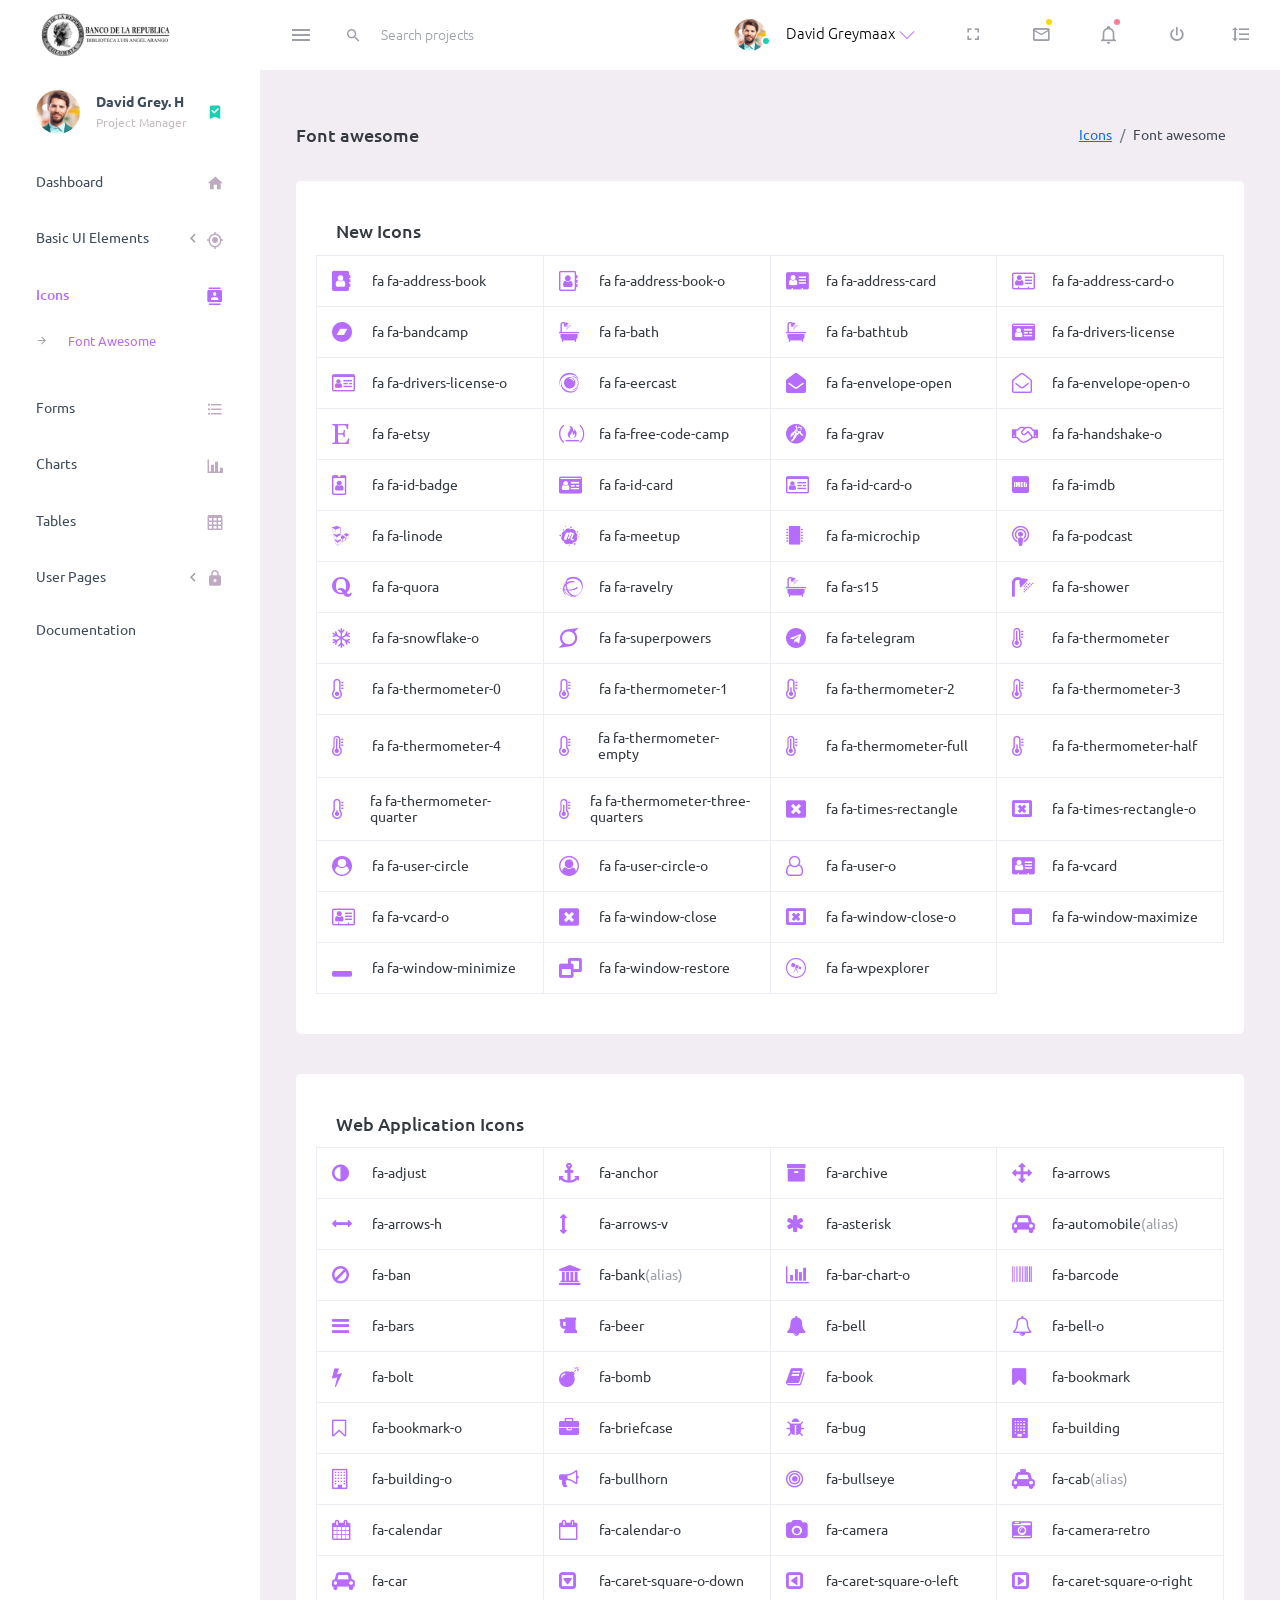
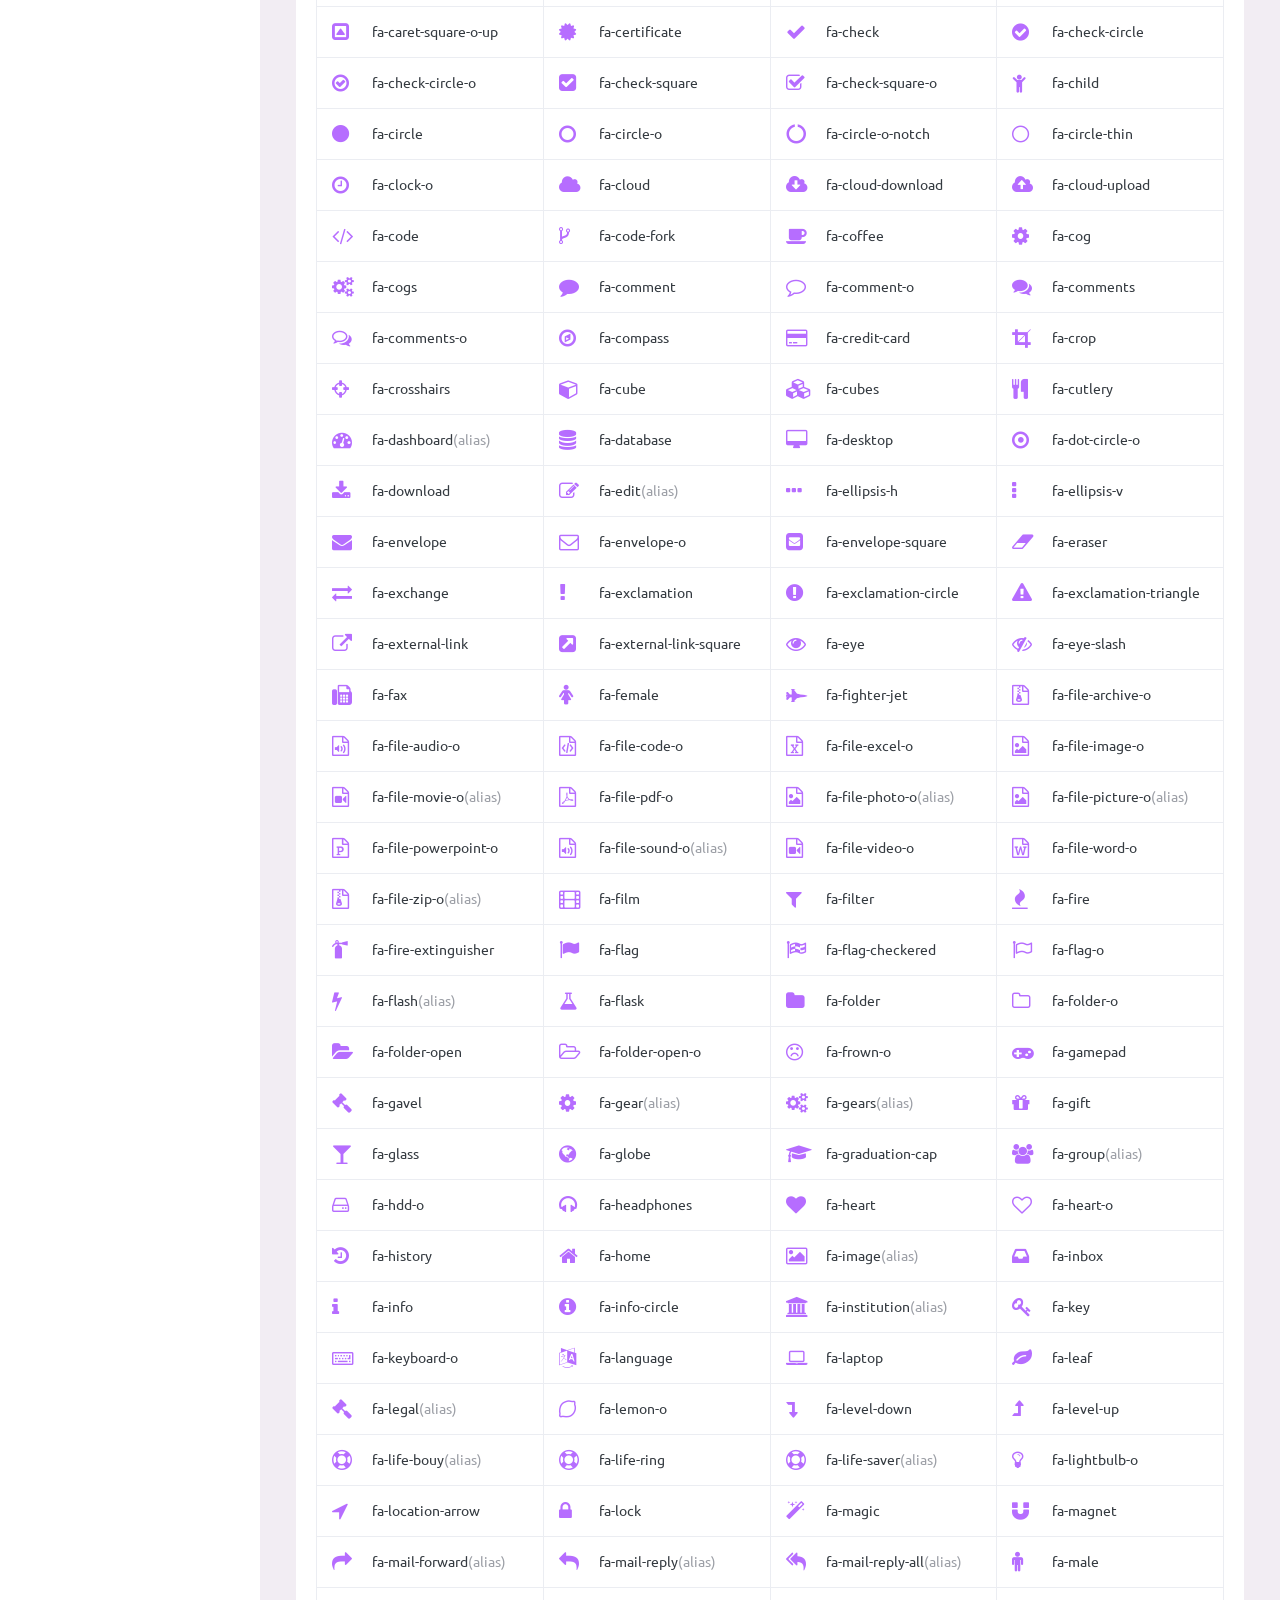
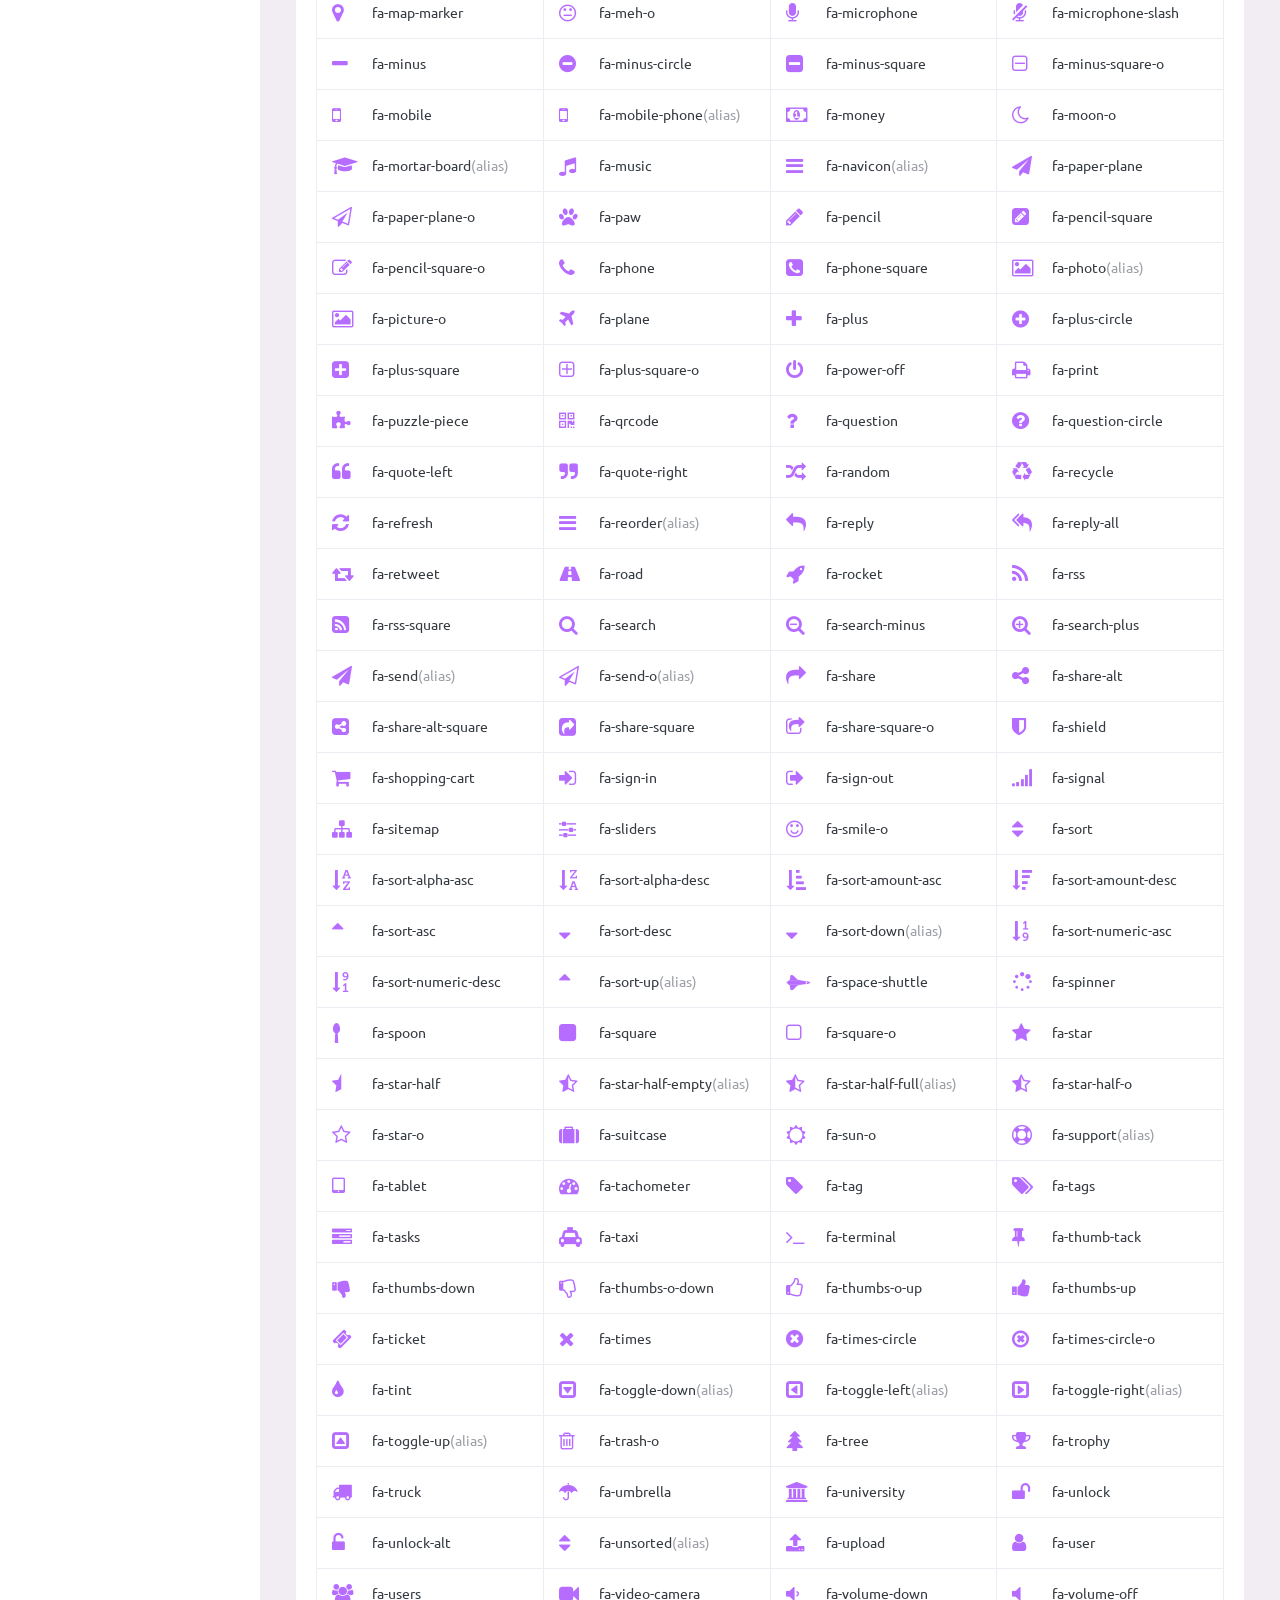
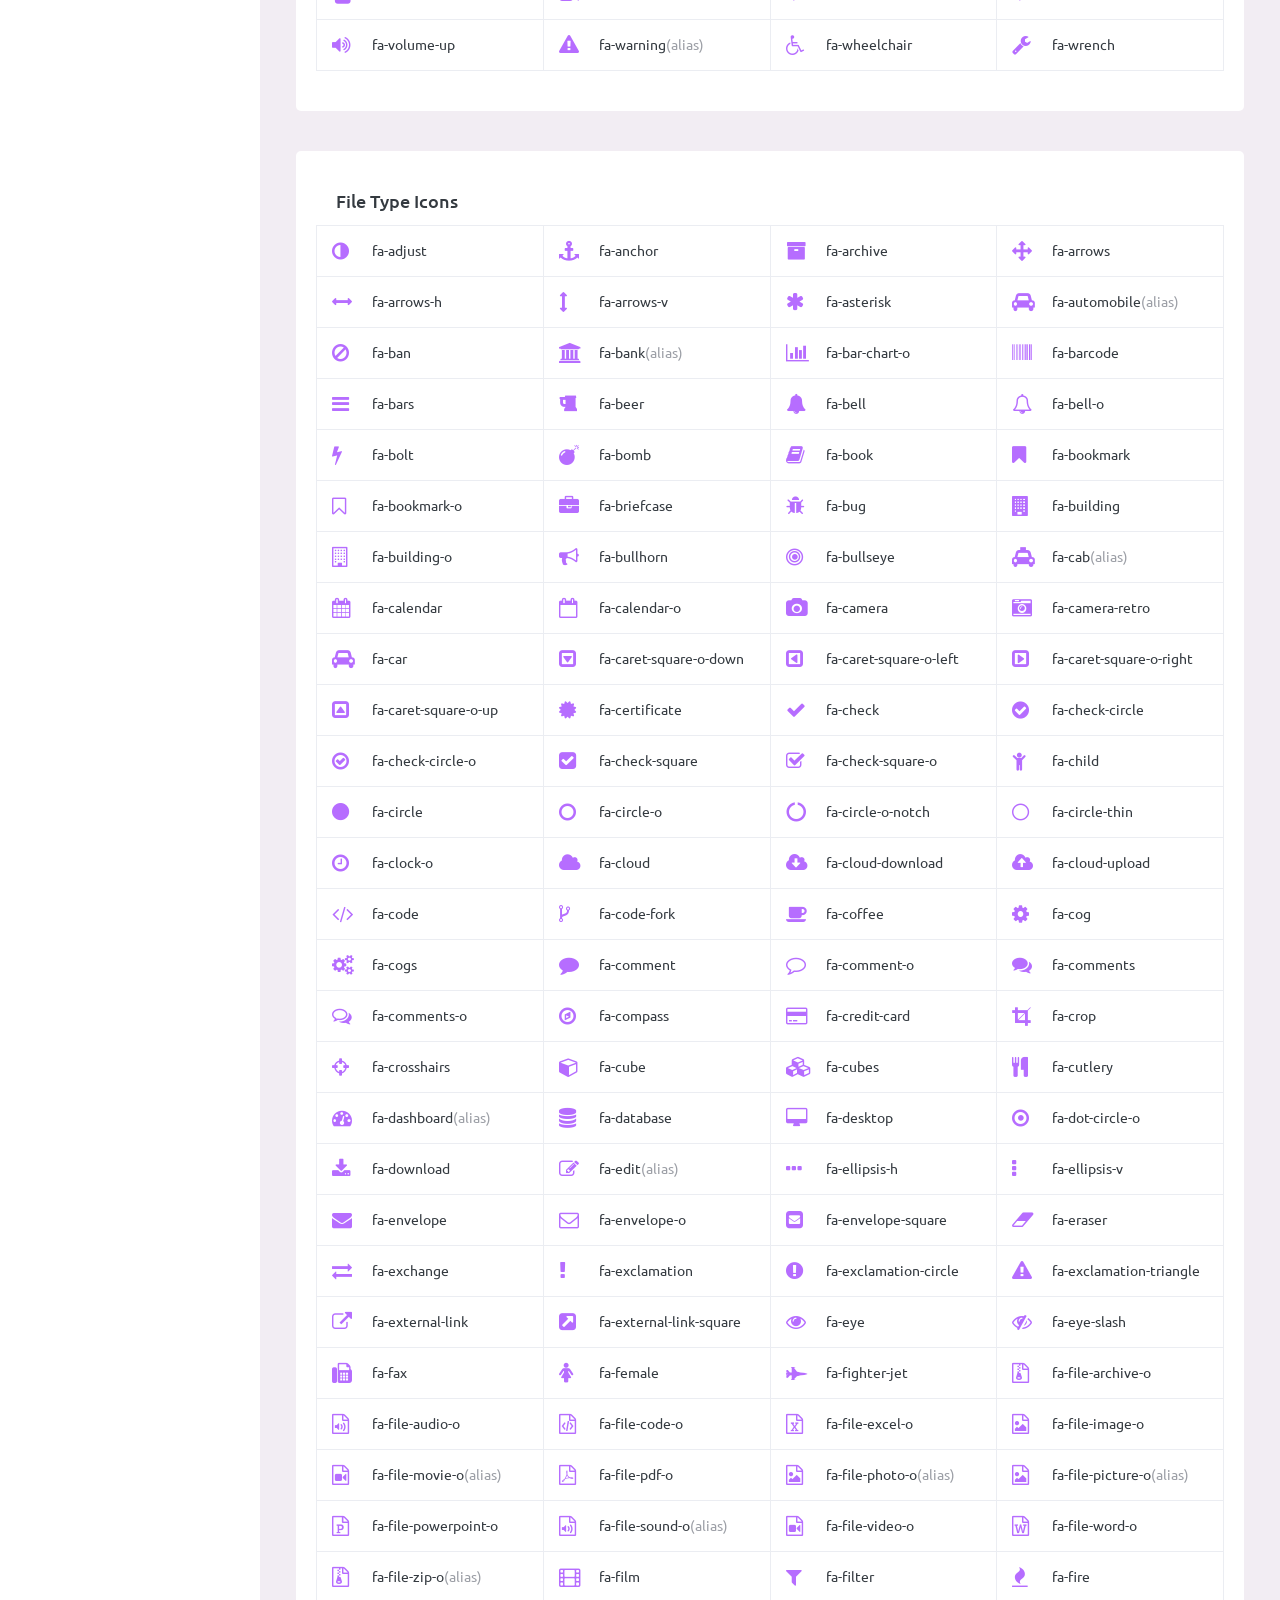
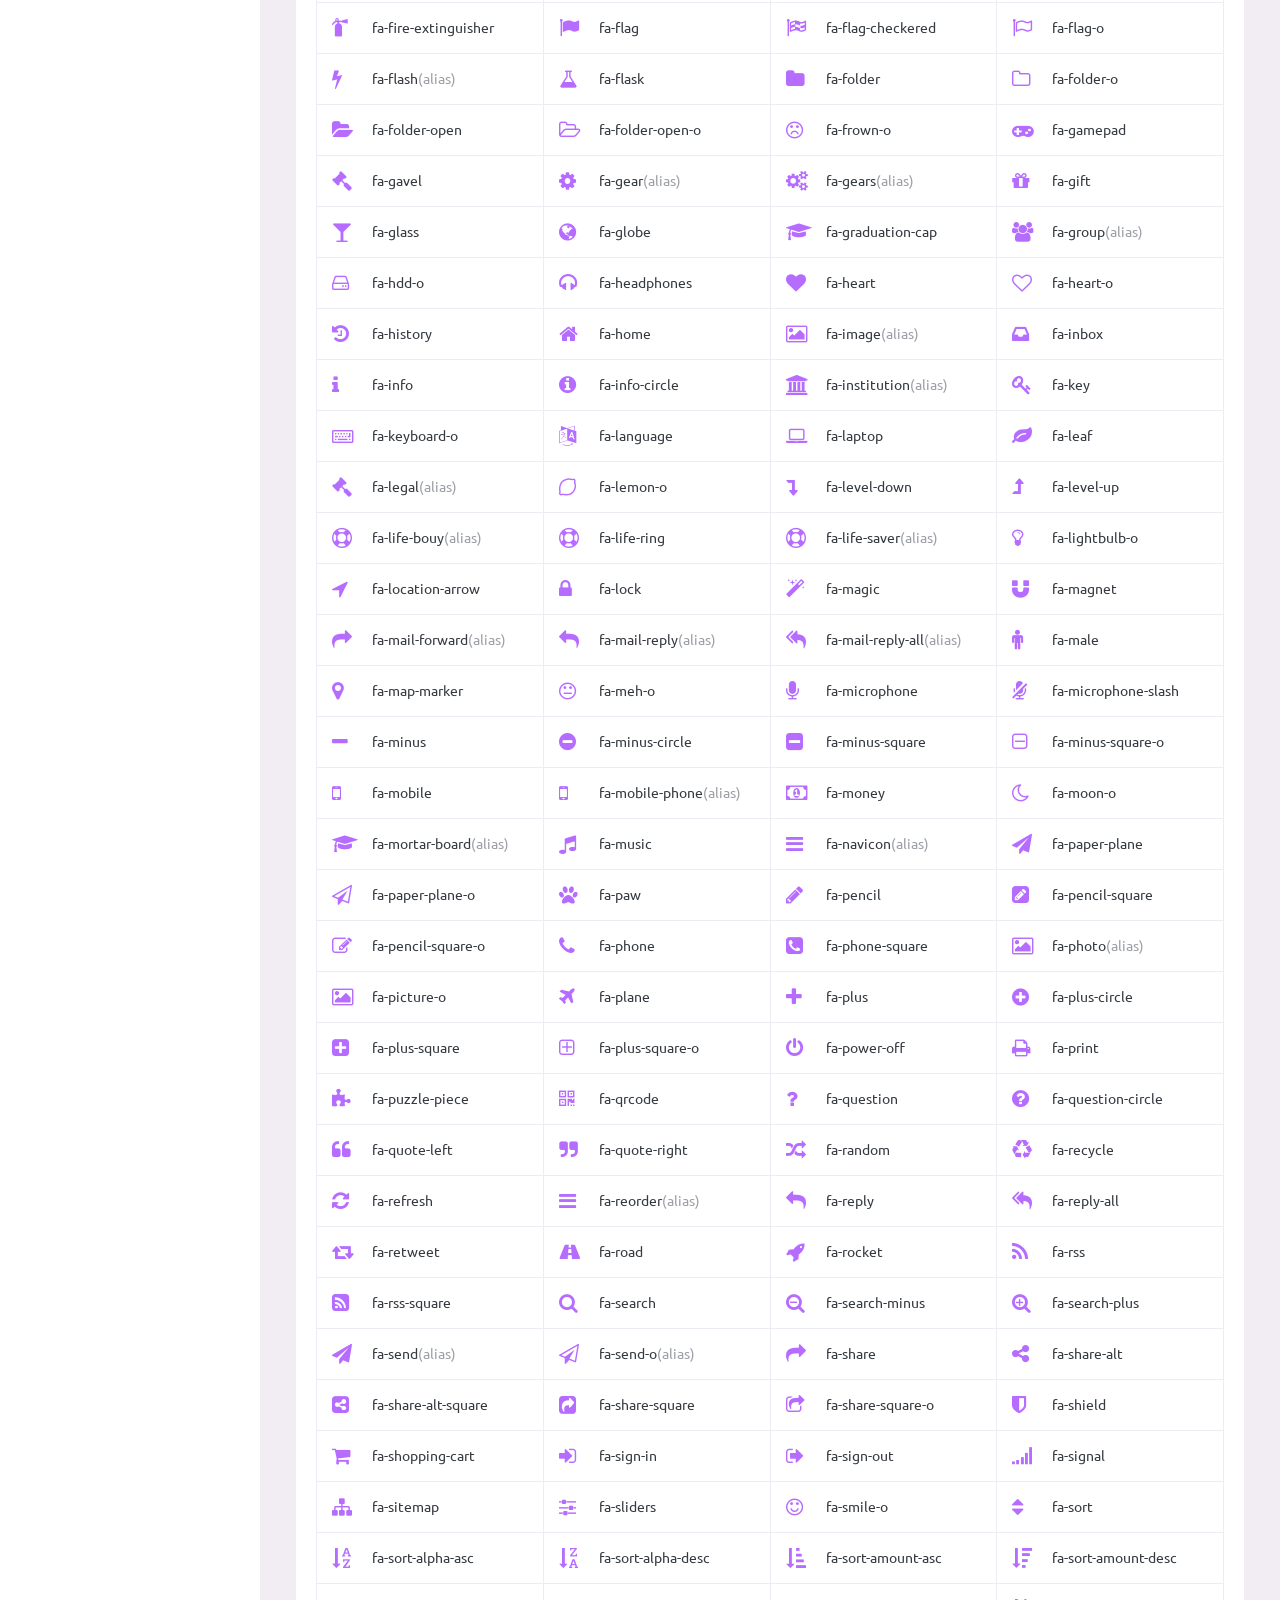
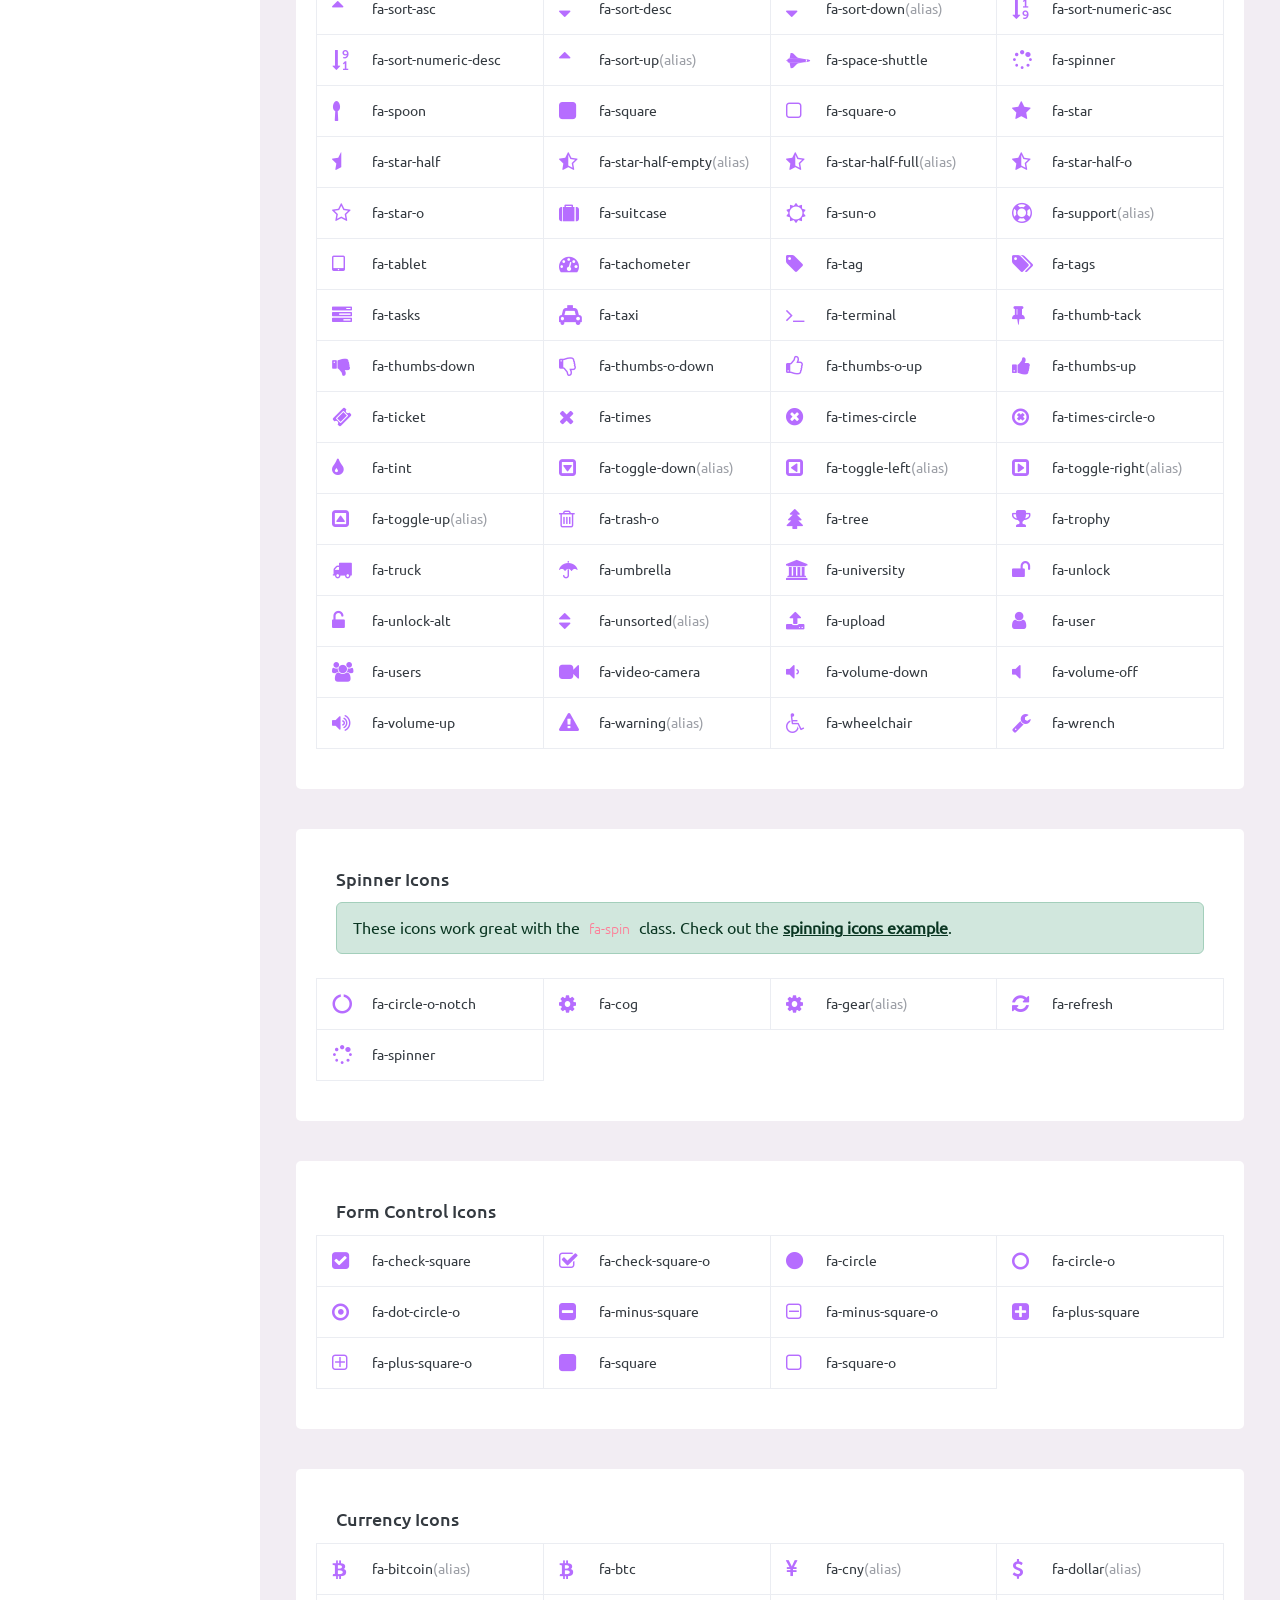
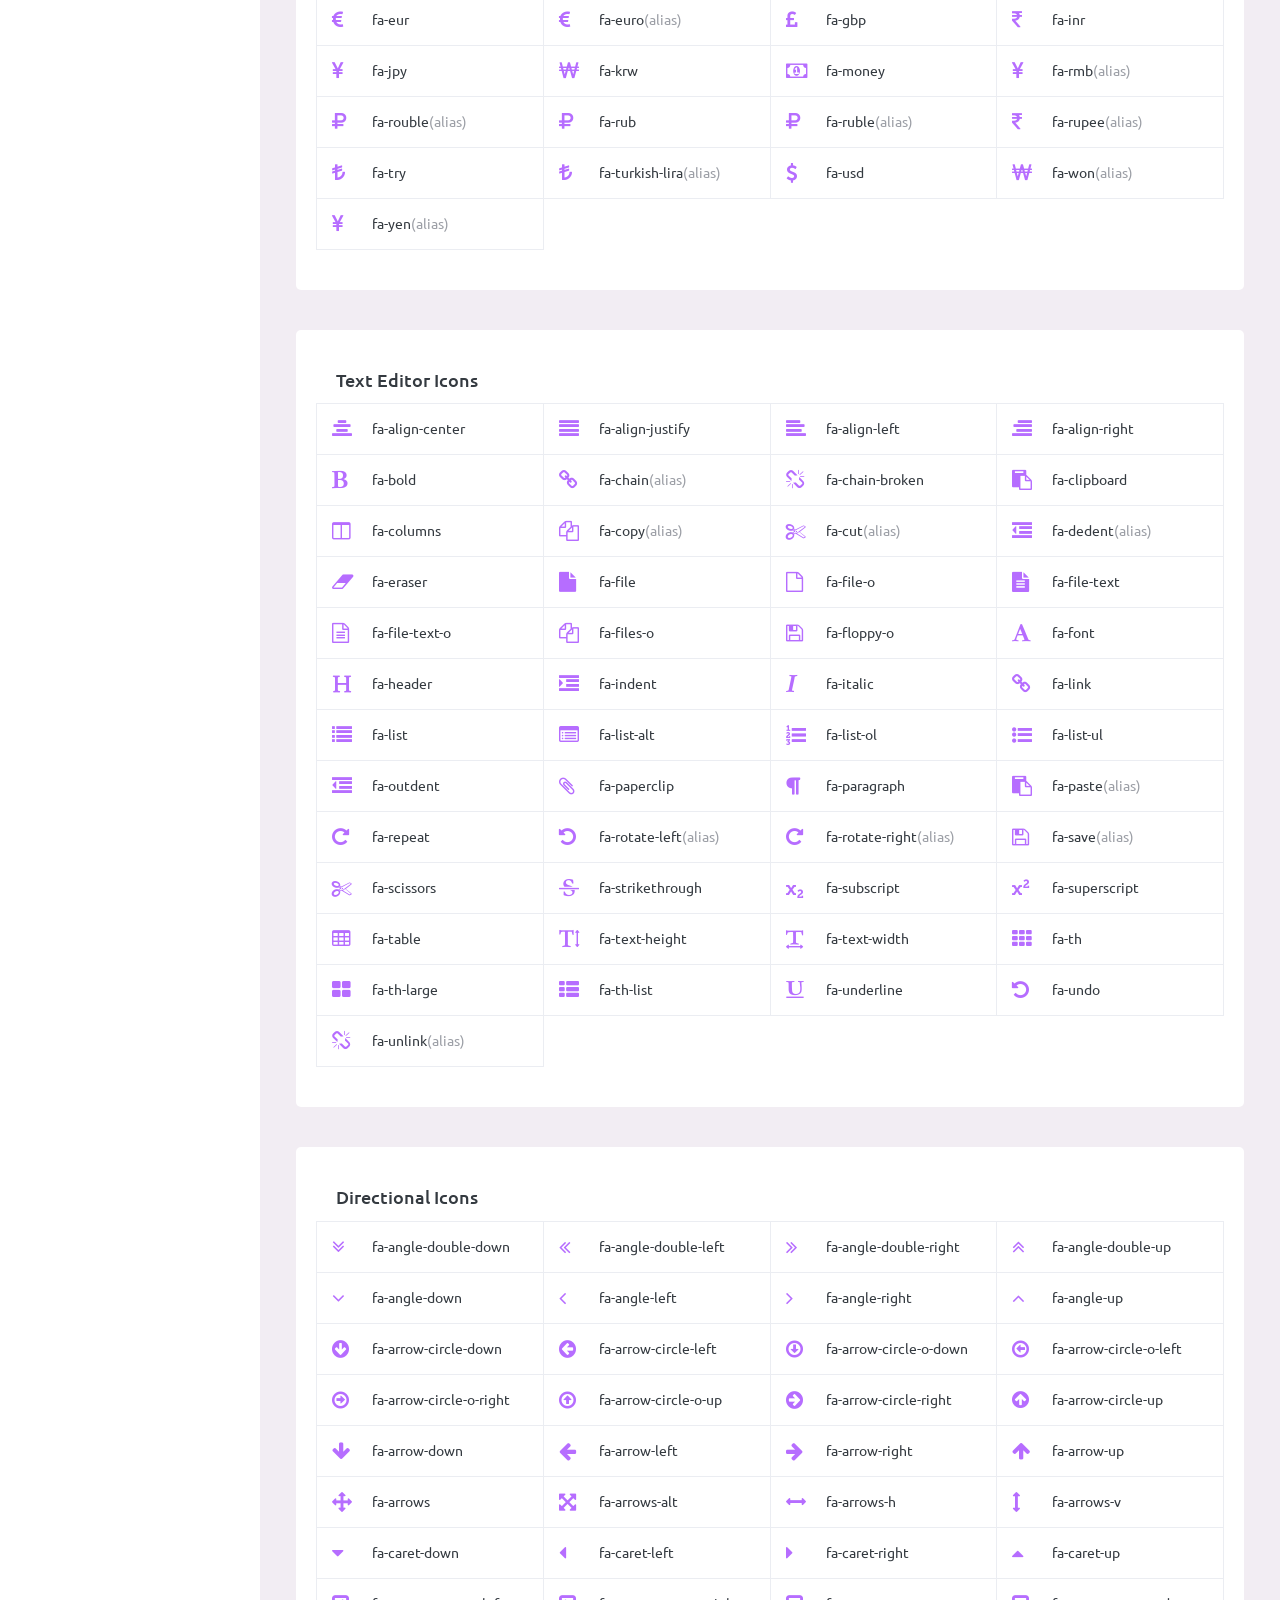
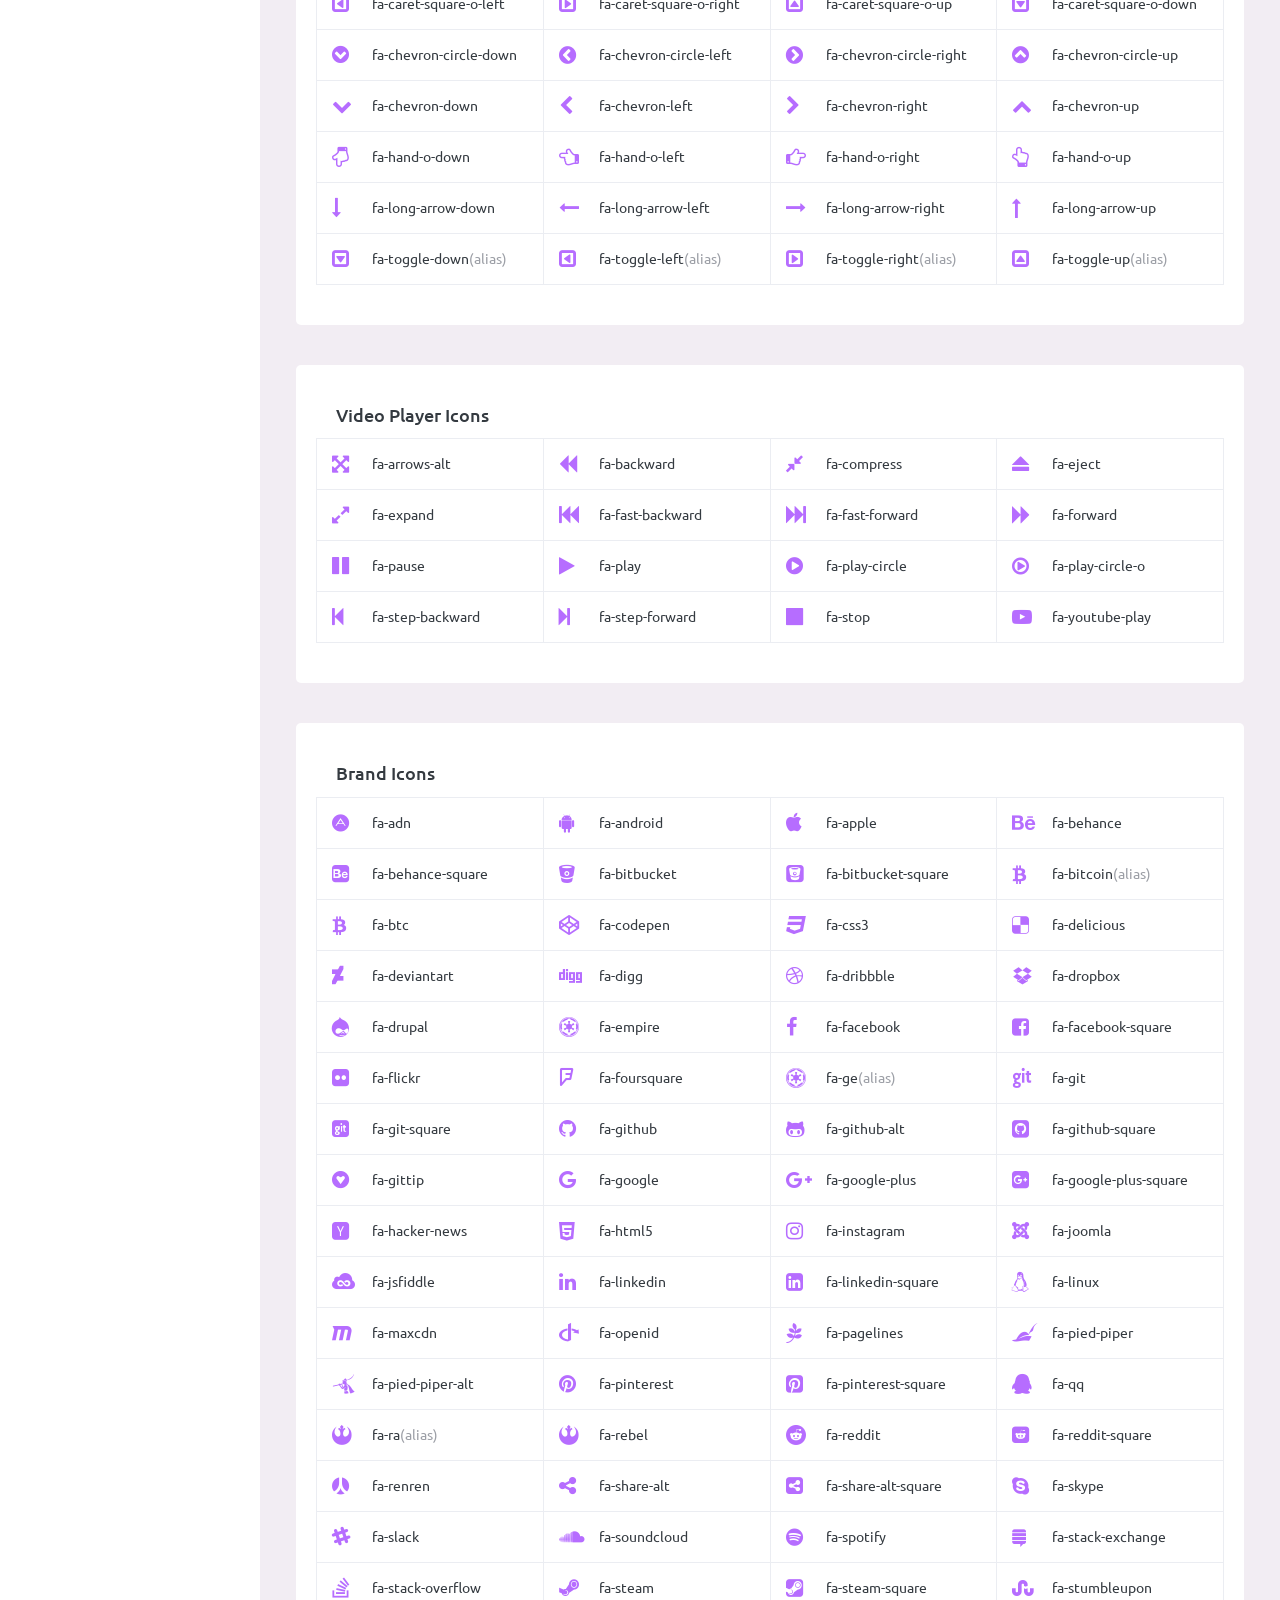
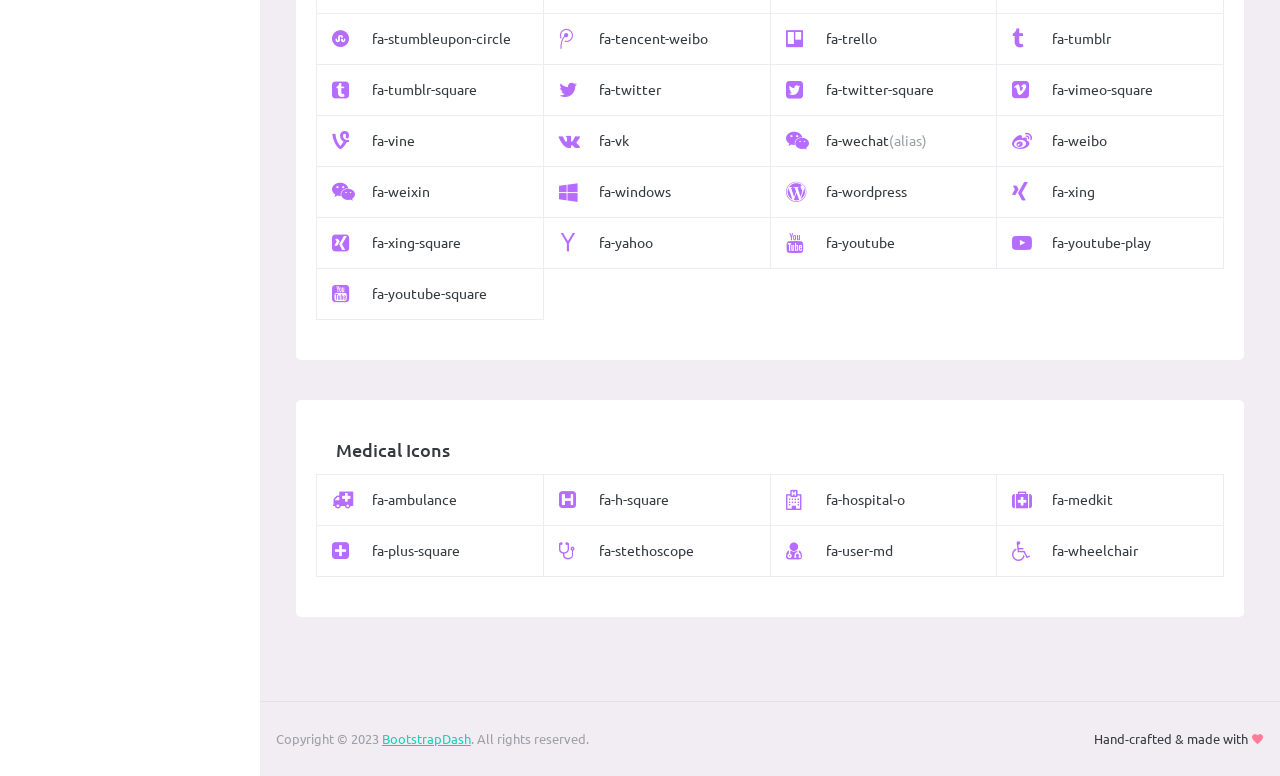
<file: pages/icons/font-awesome.html>
<!DOCTYPE html>
<html lang="en">
  <head>
    <!-- Required meta tags -->
    <meta charset="utf-8">
    <meta name="viewport" content="width=device-width, initial-scale=1, shrink-to-fit=no">
    <title>Purple Admin</title>
    <!-- plugins:css -->
    <link rel="stylesheet" href="../../assets/vendors/mdi/css/materialdesignicons.min.css">
    <link rel="stylesheet" href="../../assets/vendors/ti-icons/css/themify-icons.css">
    <link rel="stylesheet" href="../../assets/vendors/css/vendor.bundle.base.css">
    <link rel="stylesheet" href="../../assets/vendors/font-awesome/css/font-awesome.min.css">
    <!-- endinject -->
    <!-- Plugin css for this page -->
    <link rel="stylesheet" href="../../assets/vendors/font-awesome/css/font-awesome.min.css" />
    <!-- End plugin css for this page -->
    <!-- inject:css -->
    <!-- endinject -->
    <!-- Layout styles -->
    <link rel="stylesheet" href="../../assets/css/style.css">
    <!-- End layout styles -->
    <link rel="shortcut icon" href="../../assets/images/favicon.png" />
  </head>
  <body>
    <div class="container-scroller">
      <!-- partial:../../partials/_navbar.html -->
      <nav class="navbar default-layout-navbar col-lg-12 col-12 p-0 fixed-top d-flex flex-row">
        <div class="text-center navbar-brand-wrapper d-flex align-items-center justify-content-start">
          <a class="navbar-brand brand-logo" href="../../index.html"><img src="../../assets/images/logo.svg" alt="logo" /></a>
          <a class="navbar-brand brand-logo-mini" href="../../index.html"><img src="../../assets/images/logo-mini.svg" alt="logo" /></a>
        </div>
        <div class="navbar-menu-wrapper d-flex align-items-stretch">
          <button class="navbar-toggler navbar-toggler align-self-center" type="button" data-toggle="minimize">
            <span class="mdi mdi-menu"></span>
          </button>
          <div class="search-field d-none d-md-block">
            <form class="d-flex align-items-center h-100" action="#">
              <div class="input-group">
                <div class="input-group-prepend bg-transparent">
                  <i class="input-group-text border-0 mdi mdi-magnify"></i>
                </div>
                <input type="text" class="form-control bg-transparent border-0" placeholder="Search projects">
              </div>
            </form>
          </div>
          <ul class="navbar-nav navbar-nav-right">
            <li class="nav-item nav-profile dropdown">
              <a class="nav-link dropdown-toggle" id="profileDropdown" href="#" data-bs-toggle="dropdown" aria-expanded="false">
                <div class="nav-profile-img">
                  <img src="../../assets/images/faces/face1.jpg" alt="image">
                  <span class="availability-status online"></span>
                </div>
                <div class="nav-profile-text">
                  <p class="mb-1 text-black">David Greymaax</p>
                </div>
              </a>
              <div class="dropdown-menu navbar-dropdown" aria-labelledby="profileDropdown">
                <a class="dropdown-item" href="#">
                  <i class="mdi mdi-cached me-2 text-success"></i> Activity Log </a>
                <div class="dropdown-divider"></div>
                <a class="dropdown-item" href="#">
                  <i class="mdi mdi-logout me-2 text-primary"></i> Signout </a>
              </div>
            </li>
            <li class="nav-item d-none d-lg-block full-screen-link">
              <a class="nav-link">
                <i class="mdi mdi-fullscreen" id="fullscreen-button"></i>
              </a>
            </li>
            <li class="nav-item dropdown">
              <a class="nav-link count-indicator dropdown-toggle" id="messageDropdown" href="#" data-bs-toggle="dropdown" aria-expanded="false">
                <i class="mdi mdi-email-outline"></i>
                <span class="count-symbol bg-warning"></span>
              </a>
              <div class="dropdown-menu dropdown-menu-end navbar-dropdown preview-list" aria-labelledby="messageDropdown">
                <h6 class="p-3 mb-0">Messages</h6>
                <div class="dropdown-divider"></div>
                <a class="dropdown-item preview-item">
                  <div class="preview-thumbnail">
                    <img src="../../assets/images/faces/face4.jpg" alt="image" class="profile-pic">
                  </div>
                  <div class="preview-item-content d-flex align-items-start flex-column justify-content-center">
                    <h6 class="preview-subject ellipsis mb-1 font-weight-normal">Mark send you a message</h6>
                    <p class="text-gray mb-0"> 1 Minutes ago </p>
                  </div>
                </a>
                <div class="dropdown-divider"></div>
                <a class="dropdown-item preview-item">
                  <div class="preview-thumbnail">
                    <img src="../../assets/images/faces/face2.jpg" alt="image" class="profile-pic">
                  </div>
                  <div class="preview-item-content d-flex align-items-start flex-column justify-content-center">
                    <h6 class="preview-subject ellipsis mb-1 font-weight-normal">Cregh send you a message</h6>
                    <p class="text-gray mb-0"> 15 Minutes ago </p>
                  </div>
                </a>
                <div class="dropdown-divider"></div>
                <a class="dropdown-item preview-item">
                  <div class="preview-thumbnail">
                    <img src="../../assets/images/faces/face3.jpg" alt="image" class="profile-pic">
                  </div>
                  <div class="preview-item-content d-flex align-items-start flex-column justify-content-center">
                    <h6 class="preview-subject ellipsis mb-1 font-weight-normal">Profile picture updated</h6>
                    <p class="text-gray mb-0"> 18 Minutes ago </p>
                  </div>
                </a>
                <div class="dropdown-divider"></div>
                <h6 class="p-3 mb-0 text-center">4 new messages</h6>
              </div>
            </li>
            <li class="nav-item dropdown">
              <a class="nav-link count-indicator dropdown-toggle" id="notificationDropdown" href="#" data-bs-toggle="dropdown">
                <i class="mdi mdi-bell-outline"></i>
                <span class="count-symbol bg-danger"></span>
              </a>
              <div class="dropdown-menu dropdown-menu-end navbar-dropdown preview-list" aria-labelledby="notificationDropdown">
                <h6 class="p-3 mb-0">Notifications</h6>
                <div class="dropdown-divider"></div>
                <a class="dropdown-item preview-item">
                  <div class="preview-thumbnail">
                    <div class="preview-icon bg-success">
                      <i class="mdi mdi-calendar"></i>
                    </div>
                  </div>
                  <div class="preview-item-content d-flex align-items-start flex-column justify-content-center">
                    <h6 class="preview-subject font-weight-normal mb-1">Event today</h6>
                    <p class="text-gray ellipsis mb-0"> Just a reminder that you have an event today </p>
                  </div>
                </a>
                <div class="dropdown-divider"></div>
                <a class="dropdown-item preview-item">
                  <div class="preview-thumbnail">
                    <div class="preview-icon bg-warning">
                      <i class="mdi mdi-cog"></i>
                    </div>
                  </div>
                  <div class="preview-item-content d-flex align-items-start flex-column justify-content-center">
                    <h6 class="preview-subject font-weight-normal mb-1">Settings</h6>
                    <p class="text-gray ellipsis mb-0"> Update dashboard </p>
                  </div>
                </a>
                <div class="dropdown-divider"></div>
                <a class="dropdown-item preview-item">
                  <div class="preview-thumbnail">
                    <div class="preview-icon bg-info">
                      <i class="mdi mdi-link-variant"></i>
                    </div>
                  </div>
                  <div class="preview-item-content d-flex align-items-start flex-column justify-content-center">
                    <h6 class="preview-subject font-weight-normal mb-1">Launch Admin</h6>
                    <p class="text-gray ellipsis mb-0"> New admin wow! </p>
                  </div>
                </a>
                <div class="dropdown-divider"></div>
                <h6 class="p-3 mb-0 text-center">See all notifications</h6>
              </div>
            </li>
            <li class="nav-item nav-logout d-none d-lg-block">
              <a class="nav-link" href="#">
                <i class="mdi mdi-power"></i>
              </a>
            </li>
            <li class="nav-item nav-settings d-none d-lg-block">
              <a class="nav-link" href="#">
                <i class="mdi mdi-format-line-spacing"></i>
              </a>
            </li>
          </ul>
          <button class="navbar-toggler navbar-toggler-right d-lg-none align-self-center" type="button" data-toggle="offcanvas">
            <span class="mdi mdi-menu"></span>
          </button>
        </div>
      </nav>
      <!-- partial -->
      <div class="container-fluid page-body-wrapper">
        <!-- partial:../../partials/_sidebar.html -->
        <nav class="sidebar sidebar-offcanvas" id="sidebar">
          <ul class="nav">
            <li class="nav-item nav-profile">
              <a href="#" class="nav-link">
                <div class="nav-profile-image">
                  <img src="../../assets/images/faces/face1.jpg" alt="profile" />
                  <span class="login-status online"></span>
                  <!--change to offline or busy as needed-->
                </div>
                <div class="nav-profile-text d-flex flex-column">
                  <span class="font-weight-bold mb-2">David Grey. H</span>
                  <span class="text-secondary text-small">Project Manager</span>
                </div>
                <i class="mdi mdi-bookmark-check text-success nav-profile-badge"></i>
              </a>
            </li>
            <li class="nav-item">
              <a class="nav-link" href="../../index.html">
                <span class="menu-title">Dashboard</span>
                <i class="mdi mdi-home menu-icon"></i>
              </a>
            </li>
            <li class="nav-item">
              <a class="nav-link" data-bs-toggle="collapse" href="#ui-basic" aria-expanded="false" aria-controls="ui-basic">
                <span class="menu-title">Basic UI Elements</span>
                <i class="menu-arrow"></i>
                <i class="mdi mdi-crosshairs-gps menu-icon"></i>
              </a>
              <div class="collapse" id="ui-basic">
                <ul class="nav flex-column sub-menu">
                  <li class="nav-item">
                    <a class="nav-link" href="../../pages/ui-features/buttons.html">Buttons</a>
                  </li>
                  <li class="nav-item">
                    <a class="nav-link" href="../../pages/ui-features/dropdowns.html">Dropdowns</a>
                  </li>
                  <li class="nav-item">
                    <a class="nav-link" href="../../pages/ui-features/typography.html">Typography</a>
                  </li>
                </ul>
              </div>
            </li>
            <li class="nav-item">
              <a class="nav-link" data-bs-toggle="collapse" href="#icons" aria-expanded="false" aria-controls="icons">
                <span class="menu-title">Icons</span>
                <i class="mdi mdi-contacts menu-icon"></i>
              </a>
              <div class="collapse" id="icons">
                <ul class="nav flex-column sub-menu">
                  <li class="nav-item">
                    <a class="nav-link" href="../../pages/icons/font-awesome.html">Font Awesome</a>
                  </li>
                </ul>
              </div>
            </li>
            <li class="nav-item">
              <a class="nav-link" data-bs-toggle="collapse" href="#forms" aria-expanded="false" aria-controls="forms">
                <span class="menu-title">Forms</span>
                <i class="mdi mdi-format-list-bulleted menu-icon"></i>
              </a>
              <div class="collapse" id="forms">
                <ul class="nav flex-column sub-menu">
                  <li class="nav-item">
                    <a class="nav-link" href="../../pages/forms/basic_elements.html">Form Elements</a>
                  </li>
                </ul>
              </div>
            </li>
            <li class="nav-item">
              <a class="nav-link" data-bs-toggle="collapse" href="#charts" aria-expanded="false" aria-controls="charts">
                <span class="menu-title">Charts</span>
                <i class="mdi mdi-chart-bar menu-icon"></i>
              </a>
              <div class="collapse" id="charts">
                <ul class="nav flex-column sub-menu">
                  <li class="nav-item">
                    <a class="nav-link" href="../../pages/charts/chartjs.html">ChartJs</a>
                  </li>
                  <li class="nav-item">
                    <a class="nav-link" href="../../pages/charts/banrep.html">Banrep</a>
                  </li>
                  <li class="nav-item">
                    <a class="nav-link" href="../../pages/charts/cultural.html">Cultural</a>
                  </li>
                  <li class="nav-item">
                    <a class="nav-link" href="../../pages/charts/investigacion.html">Investigación</a>
                  </li>
                </ul>
              </div>
            </li>
            <li class="nav-item">
              <a class="nav-link" data-bs-toggle="collapse" href="#tables" aria-expanded="false" aria-controls="tables">
                <span class="menu-title">Tables</span>
                <i class="mdi mdi-table-large menu-icon"></i>
              </a>
              <div class="collapse" id="tables">
                <ul class="nav flex-column sub-menu">
                  <li class="nav-item">
                    <a class="nav-link" href="../../pages/tables/basic-table.html">Basic table</a>
                  </li>
                </ul>
              </div>
            </li>
            <li class="nav-item">
              <a class="nav-link" data-bs-toggle="collapse" href="#auth" aria-expanded="false" aria-controls="auth">
                <span class="menu-title">User Pages</span>
                <i class="menu-arrow"></i>
                <i class="mdi mdi-lock menu-icon"></i>
              </a>
              <div class="collapse" id="auth">
                <ul class="nav flex-column sub-menu">
                  <li class="nav-item">
                    <a class="nav-link" href="../../pages/samples/blank-page.html"> Blank Page </a>
                  </li>
                  <li class="nav-item">
                    <a class="nav-link" href="../../pages/samples/login.html"> Login </a>
                  </li>
                  <li class="nav-item">
                    <a class="nav-link" href="../../pages/samples/register.html"> Register </a>
                  </li>
                  <li class="nav-item">
                    <a class="nav-link" href="../../pages/samples/error-404.html"> 404 </a>
                  </li>
                  <li class="nav-item">
                    <a class="nav-link" href="../../pages/samples/error-500.html"> 500 </a>
                  </li>
                </ul>
              </div>
            </li>
            <li class="nav-item">
              <a class="nav-link" href="../../docs/documentation.html" target="_blank">
                <span class="menu-title">Documentation</span>
                <i class="mdi mdi-file-document-box menu-icon"></i>
              </a>
            </li>
          </ul>
        </nav>
        <!-- partial -->
        <div class="main-panel">
          <div class="content-wrapper">
            <div class="page-header">
              <h3 class="page-title"> Font awesome </h3>
              <nav aria-label="breadcrumb">
                <ol class="breadcrumb">
                  <li class="breadcrumb-item"><a href="#">Icons</a></li>
                  <li class="breadcrumb-item active" aria-current="page">Font awesome</li>
                </ol>
              </nav>
            </div>
            <div class="row">
              <div class="col-lg-12 grid-margin">
                <div class="card">
                  <div class="card-body">
                    <h4 class="card-title">New Icons</h4>
                    <div class="icons-list row">
                      <div class="col-sm-6 col-md-4 col-lg-3"> <i class="fa fa-address-book"></i>fa fa-address-book </div>
                      <div class="col-sm-6 col-md-4 col-lg-3"> <i class="fa fa-address-book-o"></i>fa fa-address-book-o </div>
                      <div class="col-sm-6 col-md-4 col-lg-3"> <i class="fa fa-address-card"></i>fa fa-address-card </div>
                      <div class="col-sm-6 col-md-4 col-lg-3"> <i class="fa fa-address-card-o"></i>fa fa-address-card-o </div>
                      <div class="col-sm-6 col-md-4 col-lg-3"> <i class="fa fa-bandcamp"></i>fa fa-bandcamp </div>
                      <div class="col-sm-6 col-md-4 col-lg-3"> <i class="fa fa-bath"></i>fa fa-bath </div>
                      <div class="col-sm-6 col-md-4 col-lg-3"> <i class="fa fa-bathtub"></i>fa fa-bathtub </div>
                      <div class="col-sm-6 col-md-4 col-lg-3"> <i class="fa fa-drivers-license"></i>fa fa-drivers-license </div>
                      <div class="col-sm-6 col-md-4 col-lg-3"> <i class="fa fa-drivers-license-o"></i>fa fa-drivers-license-o </div>
                      <div class="col-sm-6 col-md-4 col-lg-3"> <i class="fa fa-eercast"></i>fa fa-eercast </div>
                      <div class="col-sm-6 col-md-4 col-lg-3"> <i class="fa fa-envelope-open"></i>fa fa-envelope-open </div>
                      <div class="col-sm-6 col-md-4 col-lg-3"> <i class="fa fa-envelope-open-o"></i>fa fa-envelope-open-o </div>
                      <div class="col-sm-6 col-md-4 col-lg-3"> <i class="fa fa-etsy"></i>fa fa-etsy </div>
                      <div class="col-sm-6 col-md-4 col-lg-3"> <i class="fa fa-free-code-camp"></i>fa fa-free-code-camp </div>
                      <div class="col-sm-6 col-md-4 col-lg-3"> <i class="fa fa-grav"></i>fa fa-grav </div>
                      <div class="col-sm-6 col-md-4 col-lg-3"> <i class="fa fa-handshake-o"></i>fa fa-handshake-o </div>
                      <div class="col-sm-6 col-md-4 col-lg-3"> <i class="fa fa-id-badge"></i>fa fa-id-badge </div>
                      <div class="col-sm-6 col-md-4 col-lg-3"> <i class="fa fa-id-card"></i>fa fa-id-card </div>
                      <div class="col-sm-6 col-md-4 col-lg-3"> <i class="fa fa-id-card-o"></i>fa fa-id-card-o </div>
                      <div class="col-sm-6 col-md-4 col-lg-3"> <i class="fa fa-imdb"></i>fa fa-imdb </div>
                      <div class="col-sm-6 col-md-4 col-lg-3"> <i class="fa fa-linode"></i> fa fa-linode </div>
                      <div class="col-sm-6 col-md-4 col-lg-3"> <i class="fa fa-meetup"></i>fa fa-meetup </div>
                      <div class="col-sm-6 col-md-4 col-lg-3"> <i class="fa fa-microchip"></i>fa fa-microchip </div>
                      <div class="col-sm-6 col-md-4 col-lg-3"> <i class="fa fa-podcast"></i>fa fa-podcast </div>
                      <div class="col-sm-6 col-md-4 col-lg-3"> <i class="fa fa-quora"></i>fa fa-quora </div>
                      <div class="col-sm-6 col-md-4 col-lg-3"> <i class="fa fa-ravelry"></i>fa fa-ravelry </div>
                      <div class="col-sm-6 col-md-4 col-lg-3"> <i class="fa fa-s15"></i>fa fa-s15 </div>
                      <div class="col-sm-6 col-md-4 col-lg-3"> <i class="fa fa-shower"></i>fa fa-shower </div>
                      <div class="col-sm-6 col-md-4 col-lg-3"> <i class="fa fa-snowflake-o"></i>fa fa-snowflake-o </div>
                      <div class="col-sm-6 col-md-4 col-lg-3"> <i class="fa fa-superpowers"></i>fa fa-superpowers </div>
                      <div class="col-sm-6 col-md-4 col-lg-3"> <i class="fa fa-telegram"></i>fa fa-telegram </div>
                      <div class="col-sm-6 col-md-4 col-lg-3"> <i class="fa fa-thermometer"></i>fa fa-thermometer </div>
                      <div class="col-sm-6 col-md-4 col-lg-3"> <i class="fa fa-thermometer-0"></i>fa fa-thermometer-0 </div>
                      <div class="col-sm-6 col-md-4 col-lg-3"> <i class="fa fa-thermometer-1"></i>fa fa-thermometer-1 </div>
                      <div class="col-sm-6 col-md-4 col-lg-3"> <i class="fa fa-thermometer-2"></i>fa fa-thermometer-2 </div>
                      <div class="col-sm-6 col-md-4 col-lg-3"> <i class="fa fa-thermometer-3"></i>fa fa-thermometer-3 </div>
                      <div class="col-sm-6 col-md-4 col-lg-3"> <i class="fa fa-thermometer-4"></i>fa fa-thermometer-4 </div>
                      <div class="col-sm-6 col-md-4 col-lg-3"> <i class="fa fa-thermometer-empty"></i>fa fa-thermometer-empty </div>
                      <div class="col-sm-6 col-md-4 col-lg-3"> <i class="fa fa-thermometer-full"></i>fa fa-thermometer-full </div>
                      <div class="col-sm-6 col-md-4 col-lg-3"> <i class="fa fa-thermometer-half"></i>fa fa-thermometer-half </div>
                      <div class="col-sm-6 col-md-4 col-lg-3"> <i class="fa fa-thermometer-quarter"></i>fa fa-thermometer-quarter </div>
                      <div class="col-sm-6 col-md-4 col-lg-3"> <i class="fa fa-thermometer-three-quarters"></i>fa fa-thermometer-three-quarters </div>
                      <div class="col-sm-6 col-md-4 col-lg-3"> <i class="fa fa-times-rectangle"></i>fa fa-times-rectangle </div>
                      <div class="col-sm-6 col-md-4 col-lg-3"> <i class="fa fa-times-rectangle-o"></i>fa fa-times-rectangle-o </div>
                      <div class="col-sm-6 col-md-4 col-lg-3"> <i class="fa fa-user-circle"></i>fa fa-user-circle </div>
                      <div class="col-sm-6 col-md-4 col-lg-3"> <i class="fa fa-user-circle-o"></i>fa fa-user-circle-o </div>
                      <div class="col-sm-6 col-md-4 col-lg-3"> <i class="fa fa-user-o"></i>fa fa-user-o </div>
                      <div class="col-sm-6 col-md-4 col-lg-3"> <i class="fa fa-vcard"></i>fa fa-vcard </div>
                      <div class="col-sm-6 col-md-4 col-lg-3"> <i class="fa fa-vcard-o"></i>fa fa-vcard-o </div>
                      <div class="col-sm-6 col-md-4 col-lg-3"> <i class="fa fa-window-close"></i>fa fa-window-close </div>
                      <div class="col-sm-6 col-md-4 col-lg-3"> <i class="fa fa-window-close-o"></i>fa fa-window-close-o </div>
                      <div class="col-sm-6 col-md-4 col-lg-3"> <i class="fa fa-window-maximize"></i>fa fa-window-maximize </div>
                      <div class="col-sm-6 col-md-4 col-lg-3"> <i class="fa fa-window-minimize"></i>fa fa-window-minimize </div>
                      <div class="col-sm-6 col-md-4 col-lg-3"> <i class="fa fa-window-restore"></i>fa fa-window-restore </div>
                      <div class="col-sm-6 col-md-4 col-lg-3"> <i class="fa fa-wpexplorer"></i>fa fa-wpexplorer </div>
                    </div>
                  </div>
                </div>
              </div>
              <div class="col-lg-12 grid-margin">
                <div class="card">
                  <div class="card-body">
                    <h4 class="card-title">Web Application Icons</h4>
                    <div class="icons-list row">
                      <div class="col-sm-6 col-md-4 col-lg-3"><i class="fa fa-adjust"></i> fa-adjust</div>
                      <div class="col-sm-6 col-md-4 col-lg-3"><i class="fa fa-anchor"></i> fa-anchor</div>
                      <div class="col-sm-6 col-md-4 col-lg-3"><i class="fa fa-archive"></i> fa-archive</div>
                      <div class="col-sm-6 col-md-4 col-lg-3"><i class="fa fa-arrows"></i> fa-arrows</div>
                      <div class="col-sm-6 col-md-4 col-lg-3"><i class="fa fa-arrows-h"></i> fa-arrows-h</div>
                      <div class="col-sm-6 col-md-4 col-lg-3"><i class="fa fa-arrows-v"></i> fa-arrows-v</div>
                      <div class="col-sm-6 col-md-4 col-lg-3"><i class="fa fa-asterisk"></i> fa-asterisk</div>
                      <div class="col-sm-6 col-md-4 col-lg-3"><i class="fa fa-automobile"></i> fa-automobile <span class="text-muted">(alias)</span> </div>
                      <div class="col-sm-6 col-md-4 col-lg-3"><i class="fa fa-ban"></i> fa-ban</div>
                      <div class="col-sm-6 col-md-4 col-lg-3"><i class="fa fa-bank"></i> fa-bank <span class="text-muted">(alias)</span> </div>
                      <div class="col-sm-6 col-md-4 col-lg-3"><i class="fa fa-bar-chart-o"></i> fa-bar-chart-o</div>
                      <div class="col-sm-6 col-md-4 col-lg-3"><i class="fa fa-barcode"></i> fa-barcode</div>
                      <div class="col-sm-6 col-md-4 col-lg-3"><i class="fa fa-bars"></i> fa-bars</div>
                      <div class="col-sm-6 col-md-4 col-lg-3"><i class="fa fa-beer"></i> fa-beer</div>
                      <div class="col-sm-6 col-md-4 col-lg-3"><i class="fa fa-bell"></i> fa-bell</div>
                      <div class="col-sm-6 col-md-4 col-lg-3"><i class="fa fa-bell-o"></i> fa-bell-o</div>
                      <div class="col-sm-6 col-md-4 col-lg-3"><i class="fa fa-bolt"></i> fa-bolt</div>
                      <div class="col-sm-6 col-md-4 col-lg-3"><i class="fa fa-bomb"></i> fa-bomb</div>
                      <div class="col-sm-6 col-md-4 col-lg-3"><i class="fa fa-book"></i> fa-book</div>
                      <div class="col-sm-6 col-md-4 col-lg-3"><i class="fa fa-bookmark"></i> fa-bookmark</div>
                      <div class="col-sm-6 col-md-4 col-lg-3"><i class="fa fa-bookmark-o"></i> fa-bookmark-o</div>
                      <div class="col-sm-6 col-md-4 col-lg-3"><i class="fa fa-briefcase"></i> fa-briefcase</div>
                      <div class="col-sm-6 col-md-4 col-lg-3"><i class="fa fa-bug"></i> fa-bug</div>
                      <div class="col-sm-6 col-md-4 col-lg-3"><i class="fa fa-building"></i> fa-building</div>
                      <div class="col-sm-6 col-md-4 col-lg-3"><i class="fa fa-building-o"></i> fa-building-o</div>
                      <div class="col-sm-6 col-md-4 col-lg-3"><i class="fa fa-bullhorn"></i> fa-bullhorn</div>
                      <div class="col-sm-6 col-md-4 col-lg-3"><i class="fa fa-bullseye"></i> fa-bullseye</div>
                      <div class="col-sm-6 col-md-4 col-lg-3"><i class="fa fa-cab"></i> fa-cab <span class="text-muted">(alias)</span> </div>
                      <div class="col-sm-6 col-md-4 col-lg-3"><i class="fa fa-calendar"></i> fa-calendar</div>
                      <div class="col-sm-6 col-md-4 col-lg-3"><i class="fa fa-calendar-o"></i> fa-calendar-o</div>
                      <div class="col-sm-6 col-md-4 col-lg-3"><i class="fa fa-camera"></i> fa-camera</div>
                      <div class="col-sm-6 col-md-4 col-lg-3"><i class="fa fa-camera-retro"></i> fa-camera-retro</div>
                      <div class="col-sm-6 col-md-4 col-lg-3"><i class="fa fa-car"></i> fa-car</div>
                      <div class="col-sm-6 col-md-4 col-lg-3"><i class="fa fa-caret-square-o-down"></i> fa-caret-square-o-down</div>
                      <div class="col-sm-6 col-md-4 col-lg-3"><i class="fa fa-caret-square-o-left"></i> fa-caret-square-o-left</div>
                      <div class="col-sm-6 col-md-4 col-lg-3"><i class="fa fa-caret-square-o-right"></i> fa-caret-square-o-right</div>
                      <div class="col-sm-6 col-md-4 col-lg-3"><i class="fa fa-caret-square-o-up"></i> fa-caret-square-o-up </div>
                      <div class="col-sm-6 col-md-4 col-lg-3"><i class="fa fa-certificate"></i> fa-certificate</div>
                      <div class="col-sm-6 col-md-4 col-lg-3"><i class="fa fa-check"></i> fa-check</div>
                      <div class="col-sm-6 col-md-4 col-lg-3"><i class="fa fa-check-circle"></i> fa-check-circle</div>
                      <div class="col-sm-6 col-md-4 col-lg-3"><i class="fa fa-check-circle-o"></i> fa-check-circle-o</div>
                      <div class="col-sm-6 col-md-4 col-lg-3"><i class="fa fa-check-square"></i> fa-check-square</div>
                      <div class="col-sm-6 col-md-4 col-lg-3"><i class="fa fa-check-square-o"></i> fa-check-square-o</div>
                      <div class="col-sm-6 col-md-4 col-lg-3"><i class="fa fa-child"></i> fa-child</div>
                      <div class="col-sm-6 col-md-4 col-lg-3"><i class="fa fa-circle"></i> fa-circle</div>
                      <div class="col-sm-6 col-md-4 col-lg-3"><i class="fa fa-circle-o"></i> fa-circle-o</div>
                      <div class="col-sm-6 col-md-4 col-lg-3"><i class="fa fa-circle-o-notch"></i> fa-circle-o-notch</div>
                      <div class="col-sm-6 col-md-4 col-lg-3"><i class="fa fa-circle-thin"></i> fa-circle-thin</div>
                      <div class="col-sm-6 col-md-4 col-lg-3"><i class="fa fa-clock-o"></i> fa-clock-o</div>
                      <div class="col-sm-6 col-md-4 col-lg-3"><i class="fa fa-cloud"></i> fa-cloud</div>
                      <div class="col-sm-6 col-md-4 col-lg-3"><i class="fa fa-cloud-download"></i> fa-cloud-download</div>
                      <div class="col-sm-6 col-md-4 col-lg-3"><i class="fa fa-cloud-upload"></i> fa-cloud-upload</div>
                      <div class="col-sm-6 col-md-4 col-lg-3"><i class="fa fa-code"></i> fa-code</div>
                      <div class="col-sm-6 col-md-4 col-lg-3"><i class="fa fa-code-fork"></i> fa-code-fork</div>
                      <div class="col-sm-6 col-md-4 col-lg-3"><i class="fa fa-coffee"></i> fa-coffee</div>
                      <div class="col-sm-6 col-md-4 col-lg-3"><i class="fa fa-cog"></i> fa-cog</div>
                      <div class="col-sm-6 col-md-4 col-lg-3"><i class="fa fa-cogs"></i> fa-cogs</div>
                      <div class="col-sm-6 col-md-4 col-lg-3"><i class="fa fa-comment"></i> fa-comment</div>
                      <div class="col-sm-6 col-md-4 col-lg-3"><i class="fa fa-comment-o"></i> fa-comment-o</div>
                      <div class="col-sm-6 col-md-4 col-lg-3"><i class="fa fa-comments"></i> fa-comments</div>
                      <div class="col-sm-6 col-md-4 col-lg-3"><i class="fa fa-comments-o"></i> fa-comments-o</div>
                      <div class="col-sm-6 col-md-4 col-lg-3"><i class="fa fa-compass"></i> fa-compass</div>
                      <div class="col-sm-6 col-md-4 col-lg-3"><i class="fa fa-credit-card"></i> fa-credit-card</div>
                      <div class="col-sm-6 col-md-4 col-lg-3"><i class="fa fa-crop"></i> fa-crop</div>
                      <div class="col-sm-6 col-md-4 col-lg-3"><i class="fa fa-crosshairs"></i> fa-crosshairs</div>
                      <div class="col-sm-6 col-md-4 col-lg-3"><i class="fa fa-cube"></i> fa-cube</div>
                      <div class="col-sm-6 col-md-4 col-lg-3"><i class="fa fa-cubes"></i> fa-cubes</div>
                      <div class="col-sm-6 col-md-4 col-lg-3"><i class="fa fa-cutlery"></i> fa-cutlery</div>
                      <div class="col-sm-6 col-md-4 col-lg-3"><i class="fa fa-dashboard"></i> fa-dashboard <span class="text-muted">(alias)</span> </div>
                      <div class="col-sm-6 col-md-4 col-lg-3"><i class="fa fa-database"></i> fa-database</div>
                      <div class="col-sm-6 col-md-4 col-lg-3"><i class="fa fa-desktop"></i> fa-desktop</div>
                      <div class="col-sm-6 col-md-4 col-lg-3"><i class="fa fa-dot-circle-o"></i> fa-dot-circle-o</div>
                      <div class="col-sm-6 col-md-4 col-lg-3"><i class="fa fa-download"></i> fa-download</div>
                      <div class="col-sm-6 col-md-4 col-lg-3"><i class="fa fa-edit"></i> fa-edit <span class="text-muted">(alias)</span> </div>
                      <div class="col-sm-6 col-md-4 col-lg-3"><i class="fa fa-ellipsis-h"></i> fa-ellipsis-h</div>
                      <div class="col-sm-6 col-md-4 col-lg-3"><i class="fa fa-ellipsis-v"></i> fa-ellipsis-v</div>
                      <div class="col-sm-6 col-md-4 col-lg-3"><i class="fa fa-envelope"></i> fa-envelope</div>
                      <div class="col-sm-6 col-md-4 col-lg-3"><i class="fa fa-envelope-o"></i> fa-envelope-o</div>
                      <div class="col-sm-6 col-md-4 col-lg-3"><i class="fa fa-envelope-square"></i> fa-envelope-square </div>
                      <div class="col-sm-6 col-md-4 col-lg-3"><i class="fa fa-eraser"></i> fa-eraser</div>
                      <div class="col-sm-6 col-md-4 col-lg-3"><i class="fa fa-exchange"></i> fa-exchange</div>
                      <div class="col-sm-6 col-md-4 col-lg-3"><i class="fa fa-exclamation"></i> fa-exclamation</div>
                      <div class="col-sm-6 col-md-4 col-lg-3"><i class="fa fa-exclamation-circle"></i> fa-exclamation-circle</div>
                      <div class="col-sm-6 col-md-4 col-lg-3"><i class="fa fa-exclamation-triangle"></i> fa-exclamation-triangle</div>
                      <div class="col-sm-6 col-md-4 col-lg-3"><i class="fa fa-external-link"></i> fa-external-link</div>
                      <div class="col-sm-6 col-md-4 col-lg-3"><i class="fa fa-external-link-square"></i> fa-external-link-square</div>
                      <div class="col-sm-6 col-md-4 col-lg-3"><i class="fa fa-eye"></i> fa-eye</div>
                      <div class="col-sm-6 col-md-4 col-lg-3"><i class="fa fa-eye-slash"></i> fa-eye-slash</div>
                      <div class="col-sm-6 col-md-4 col-lg-3"><i class="fa fa-fax"></i> fa-fax</div>
                      <div class="col-sm-6 col-md-4 col-lg-3"><i class="fa fa-female"></i> fa-female</div>
                      <div class="col-sm-6 col-md-4 col-lg-3"><i class="fa fa-fighter-jet"></i> fa-fighter-jet</div>
                      <div class="col-sm-6 col-md-4 col-lg-3"><i class="fa fa-file-archive-o"></i> fa-file-archive-o</div>
                      <div class="col-sm-6 col-md-4 col-lg-3"><i class="fa fa-file-audio-o"></i> fa-file-audio-o</div>
                      <div class="col-sm-6 col-md-4 col-lg-3"><i class="fa fa-file-code-o"></i> fa-file-code-o</div>
                      <div class="col-sm-6 col-md-4 col-lg-3"><i class="fa fa-file-excel-o"></i> fa-file-excel-o</div>
                      <div class="col-sm-6 col-md-4 col-lg-3"><i class="fa fa-file-image-o"></i> fa-file-image-o</div>
                      <div class="col-sm-6 col-md-4 col-lg-3"><i class="fa fa-file-movie-o"></i> fa-file-movie-o <span class="text-muted">(alias)</span> </div>
                      <div class="col-sm-6 col-md-4 col-lg-3"><i class="fa fa-file-pdf-o"></i> fa-file-pdf-o</div>
                      <div class="col-sm-6 col-md-4 col-lg-3"><i class="fa fa-file-photo-o"></i> fa-file-photo-o <span class="text-muted">(alias)</span> </div>
                      <div class="col-sm-6 col-md-4 col-lg-3"><i class="fa fa-file-picture-o"></i> fa-file-picture-o <span class="text-muted">(alias)</span> </div>
                      <div class="col-sm-6 col-md-4 col-lg-3"><i class="fa fa-file-powerpoint-o"></i> fa-file-powerpoint-o </div>
                      <div class="col-sm-6 col-md-4 col-lg-3"><i class="fa fa-file-sound-o"></i> fa-file-sound-o <span class="text-muted">(alias)</span> </div>
                      <div class="col-sm-6 col-md-4 col-lg-3"><i class="fa fa-file-video-o"></i> fa-file-video-o</div>
                      <div class="col-sm-6 col-md-4 col-lg-3"><i class="fa fa-file-word-o"></i> fa-file-word-o</div>
                      <div class="col-sm-6 col-md-4 col-lg-3"><i class="fa fa-file-zip-o"></i> fa-file-zip-o <span class="text-muted">(alias)</span> </div>
                      <div class="col-sm-6 col-md-4 col-lg-3"><i class="fa fa-film"></i> fa-film</div>
                      <div class="col-sm-6 col-md-4 col-lg-3"><i class="fa fa-filter"></i> fa-filter</div>
                      <div class="col-sm-6 col-md-4 col-lg-3"><i class="fa fa-fire"></i> fa-fire</div>
                      <div class="col-sm-6 col-md-4 col-lg-3"><i class="fa fa-fire-extinguisher"></i> fa-fire-extinguisher </div>
                      <div class="col-sm-6 col-md-4 col-lg-3"><i class="fa fa-flag"></i> fa-flag</div>
                      <div class="col-sm-6 col-md-4 col-lg-3"><i class="fa fa-flag-checkered"></i> fa-flag-checkered</div>
                      <div class="col-sm-6 col-md-4 col-lg-3"><i class="fa fa-flag-o"></i> fa-flag-o</div>
                      <div class="col-sm-6 col-md-4 col-lg-3"><i class="fa fa-flash"></i> fa-flash <span class="text-muted">(alias)</span> </div>
                      <div class="col-sm-6 col-md-4 col-lg-3"><i class="fa fa-flask"></i> fa-flask</div>
                      <div class="col-sm-6 col-md-4 col-lg-3"><i class="fa fa-folder"></i> fa-folder</div>
                      <div class="col-sm-6 col-md-4 col-lg-3"><i class="fa fa-folder-o"></i> fa-folder-o</div>
                      <div class="col-sm-6 col-md-4 col-lg-3"><i class="fa fa-folder-open"></i> fa-folder-open</div>
                      <div class="col-sm-6 col-md-4 col-lg-3"><i class="fa fa-folder-open-o"></i> fa-folder-open-o</div>
                      <div class="col-sm-6 col-md-4 col-lg-3"><i class="fa fa-frown-o"></i> fa-frown-o</div>
                      <div class="col-sm-6 col-md-4 col-lg-3"><i class="fa fa-gamepad"></i> fa-gamepad</div>
                      <div class="col-sm-6 col-md-4 col-lg-3"><i class="fa fa-gavel"></i> fa-gavel</div>
                      <div class="col-sm-6 col-md-4 col-lg-3"><i class="fa fa-gear"></i> fa-gear <span class="text-muted">(alias)</span> </div>
                      <div class="col-sm-6 col-md-4 col-lg-3"><i class="fa fa-gears"></i> fa-gears <span class="text-muted">(alias)</span> </div>
                      <div class="col-sm-6 col-md-4 col-lg-3"><i class="fa fa-gift"></i> fa-gift</div>
                      <div class="col-sm-6 col-md-4 col-lg-3"><i class="fa fa-glass"></i> fa-glass</div>
                      <div class="col-sm-6 col-md-4 col-lg-3"><i class="fa fa-globe"></i> fa-globe</div>
                      <div class="col-sm-6 col-md-4 col-lg-3"><i class="fa fa-graduation-cap"></i> fa-graduation-cap</div>
                      <div class="col-sm-6 col-md-4 col-lg-3"><i class="fa fa-group"></i> fa-group <span class="text-muted">(alias)</span> </div>
                      <div class="col-sm-6 col-md-4 col-lg-3"><i class="fa fa-hdd-o"></i> fa-hdd-o</div>
                      <div class="col-sm-6 col-md-4 col-lg-3"><i class="fa fa-headphones"></i> fa-headphones</div>
                      <div class="col-sm-6 col-md-4 col-lg-3"><i class="fa fa-heart"></i> fa-heart</div>
                      <div class="col-sm-6 col-md-4 col-lg-3"><i class="fa fa-heart-o"></i> fa-heart-o</div>
                      <div class="col-sm-6 col-md-4 col-lg-3"><i class="fa fa-history"></i> fa-history</div>
                      <div class="col-sm-6 col-md-4 col-lg-3"><i class="fa fa-home"></i> fa-home</div>
                      <div class="col-sm-6 col-md-4 col-lg-3"><i class="fa fa-image"></i> fa-image <span class="text-muted">(alias)</span> </div>
                      <div class="col-sm-6 col-md-4 col-lg-3"><i class="fa fa-inbox"></i> fa-inbox</div>
                      <div class="col-sm-6 col-md-4 col-lg-3"><i class="fa fa-info"></i> fa-info</div>
                      <div class="col-sm-6 col-md-4 col-lg-3"><i class="fa fa-info-circle"></i> fa-info-circle</div>
                      <div class="col-sm-6 col-md-4 col-lg-3"><i class="fa fa-institution"></i> fa-institution <span class="text-muted">(alias)</span> </div>
                      <div class="col-sm-6 col-md-4 col-lg-3"><i class="fa fa-key"></i> fa-key</div>
                      <div class="col-sm-6 col-md-4 col-lg-3"><i class="fa fa-keyboard-o"></i> fa-keyboard-o</div>
                      <div class="col-sm-6 col-md-4 col-lg-3"><i class="fa fa-language"></i> fa-language</div>
                      <div class="col-sm-6 col-md-4 col-lg-3"><i class="fa fa-laptop"></i> fa-laptop</div>
                      <div class="col-sm-6 col-md-4 col-lg-3"><i class="fa fa-leaf"></i> fa-leaf</div>
                      <div class="col-sm-6 col-md-4 col-lg-3"><i class="fa fa-legal"></i> fa-legal <span class="text-muted">(alias)</span> </div>
                      <div class="col-sm-6 col-md-4 col-lg-3"><i class="fa fa-lemon-o"></i> fa-lemon-o</div>
                      <div class="col-sm-6 col-md-4 col-lg-3"><i class="fa fa-level-down"></i> fa-level-down</div>
                      <div class="col-sm-6 col-md-4 col-lg-3"><i class="fa fa-level-up"></i> fa-level-up</div>
                      <div class="col-sm-6 col-md-4 col-lg-3"><i class="fa fa-life-bouy"></i> fa-life-bouy <span class="text-muted">(alias)</span> </div>
                      <div class="col-sm-6 col-md-4 col-lg-3"><i class="fa fa-life-ring"></i> fa-life-ring</div>
                      <div class="col-sm-6 col-md-4 col-lg-3"><i class="fa fa-life-saver"></i> fa-life-saver <span class="text-muted">(alias)</span> </div>
                      <div class="col-sm-6 col-md-4 col-lg-3"><i class="fa fa-lightbulb-o"></i> fa-lightbulb-o</div>
                      <div class="col-sm-6 col-md-4 col-lg-3"><i class="fa fa-location-arrow"></i> fa-location-arrow</div>
                      <div class="col-sm-6 col-md-4 col-lg-3"><i class="fa fa-lock"></i> fa-lock</div>
                      <div class="col-sm-6 col-md-4 col-lg-3"><i class="fa fa-magic"></i> fa-magic</div>
                      <div class="col-sm-6 col-md-4 col-lg-3"><i class="fa fa-magnet"></i> fa-magnet</div>
                      <div class="col-sm-6 col-md-4 col-lg-3"><i class="fa fa-mail-forward"></i> fa-mail-forward <span class="text-muted">(alias)</span> </div>
                      <div class="col-sm-6 col-md-4 col-lg-3"><i class="fa fa-mail-reply"></i> fa-mail-reply <span class="text-muted">(alias)</span> </div>
                      <div class="col-sm-6 col-md-4 col-lg-3"><i class="fa fa-mail-reply-all"></i> fa-mail-reply-all <span class="text-muted">(alias)</span> </div>
                      <div class="col-sm-6 col-md-4 col-lg-3"><i class="fa fa-male"></i> fa-male</div>
                      <div class="col-sm-6 col-md-4 col-lg-3"><i class="fa fa-map-marker"></i> fa-map-marker</div>
                      <div class="col-sm-6 col-md-4 col-lg-3"><i class="fa fa-meh-o"></i> fa-meh-o</div>
                      <div class="col-sm-6 col-md-4 col-lg-3"><i class="fa fa-microphone"></i> fa-microphone</div>
                      <div class="col-sm-6 col-md-4 col-lg-3"><i class="fa fa-microphone-slash"></i> fa-microphone-slash </div>
                      <div class="col-sm-6 col-md-4 col-lg-3"><i class="fa fa-minus"></i> fa-minus</div>
                      <div class="col-sm-6 col-md-4 col-lg-3"><i class="fa fa-minus-circle"></i> fa-minus-circle</div>
                      <div class="col-sm-6 col-md-4 col-lg-3"><i class="fa fa-minus-square"></i> fa-minus-square</div>
                      <div class="col-sm-6 col-md-4 col-lg-3"><i class="fa fa-minus-square-o"></i> fa-minus-square-o</div>
                      <div class="col-sm-6 col-md-4 col-lg-3"><i class="fa fa-mobile"></i> fa-mobile</div>
                      <div class="col-sm-6 col-md-4 col-lg-3"><i class="fa fa-mobile-phone"></i> fa-mobile-phone <span class="text-muted">(alias)</span> </div>
                      <div class="col-sm-6 col-md-4 col-lg-3"><i class="fa fa-money"></i> fa-money</div>
                      <div class="col-sm-6 col-md-4 col-lg-3"><i class="fa fa-moon-o"></i> fa-moon-o</div>
                      <div class="col-sm-6 col-md-4 col-lg-3"><i class="fa fa-mortar-board"></i> fa-mortar-board <span class="text-muted">(alias)</span> </div>
                      <div class="col-sm-6 col-md-4 col-lg-3"><i class="fa fa-music"></i> fa-music</div>
                      <div class="col-sm-6 col-md-4 col-lg-3"><i class="fa fa-navicon"></i> fa-navicon <span class="text-muted">(alias)</span> </div>
                      <div class="col-sm-6 col-md-4 col-lg-3"><i class="fa fa-paper-plane"></i> fa-paper-plane</div>
                      <div class="col-sm-6 col-md-4 col-lg-3"><i class="fa fa-paper-plane-o"></i> fa-paper-plane-o</div>
                      <div class="col-sm-6 col-md-4 col-lg-3"><i class="fa fa-paw"></i> fa-paw</div>
                      <div class="col-sm-6 col-md-4 col-lg-3"><i class="fa fa-pencil"></i> fa-pencil</div>
                      <div class="col-sm-6 col-md-4 col-lg-3"><i class="fa fa-pencil-square"></i> fa-pencil-square</div>
                      <div class="col-sm-6 col-md-4 col-lg-3"><i class="fa fa-pencil-square-o"></i> fa-pencil-square-o </div>
                      <div class="col-sm-6 col-md-4 col-lg-3"><i class="fa fa-phone"></i> fa-phone</div>
                      <div class="col-sm-6 col-md-4 col-lg-3"><i class="fa fa-phone-square"></i> fa-phone-square</div>
                      <div class="col-sm-6 col-md-4 col-lg-3"><i class="fa fa-photo"></i> fa-photo <span class="text-muted">(alias)</span> </div>
                      <div class="col-sm-6 col-md-4 col-lg-3"><i class="fa fa-picture-o"></i> fa-picture-o</div>
                      <div class="col-sm-6 col-md-4 col-lg-3"><i class="fa fa-plane"></i> fa-plane</div>
                      <div class="col-sm-6 col-md-4 col-lg-3"><i class="fa fa-plus"></i> fa-plus</div>
                      <div class="col-sm-6 col-md-4 col-lg-3"><i class="fa fa-plus-circle"></i> fa-plus-circle</div>
                      <div class="col-sm-6 col-md-4 col-lg-3"><i class="fa fa-plus-square"></i> fa-plus-square</div>
                      <div class="col-sm-6 col-md-4 col-lg-3"><i class="fa fa-plus-square-o"></i> fa-plus-square-o</div>
                      <div class="col-sm-6 col-md-4 col-lg-3"><i class="fa fa-power-off"></i> fa-power-off</div>
                      <div class="col-sm-6 col-md-4 col-lg-3"><i class="fa fa-print"></i> fa-print</div>
                      <div class="col-sm-6 col-md-4 col-lg-3"><i class="fa fa-puzzle-piece"></i> fa-puzzle-piece</div>
                      <div class="col-sm-6 col-md-4 col-lg-3"><i class="fa fa-qrcode"></i> fa-qrcode</div>
                      <div class="col-sm-6 col-md-4 col-lg-3"><i class="fa fa-question"></i> fa-question</div>
                      <div class="col-sm-6 col-md-4 col-lg-3"><i class="fa fa-question-circle"></i> fa-question-circle </div>
                      <div class="col-sm-6 col-md-4 col-lg-3"><i class="fa fa-quote-left"></i> fa-quote-left</div>
                      <div class="col-sm-6 col-md-4 col-lg-3"><i class="fa fa-quote-right"></i> fa-quote-right</div>
                      <div class="col-sm-6 col-md-4 col-lg-3"><i class="fa fa-random"></i> fa-random</div>
                      <div class="col-sm-6 col-md-4 col-lg-3"><i class="fa fa-recycle"></i> fa-recycle</div>
                      <div class="col-sm-6 col-md-4 col-lg-3"><i class="fa fa-refresh"></i> fa-refresh</div>
                      <div class="col-sm-6 col-md-4 col-lg-3"><i class="fa fa-reorder"></i> fa-reorder <span class="text-muted">(alias)</span> </div>
                      <div class="col-sm-6 col-md-4 col-lg-3"><i class="fa fa-reply"></i> fa-reply</div>
                      <div class="col-sm-6 col-md-4 col-lg-3"><i class="fa fa-reply-all"></i> fa-reply-all</div>
                      <div class="col-sm-6 col-md-4 col-lg-3"><i class="fa fa-retweet"></i> fa-retweet</div>
                      <div class="col-sm-6 col-md-4 col-lg-3"><i class="fa fa-road"></i> fa-road</div>
                      <div class="col-sm-6 col-md-4 col-lg-3"><i class="fa fa-rocket"></i> fa-rocket</div>
                      <div class="col-sm-6 col-md-4 col-lg-3"><i class="fa fa-rss"></i> fa-rss</div>
                      <div class="col-sm-6 col-md-4 col-lg-3"><i class="fa fa-rss-square"></i> fa-rss-square</div>
                      <div class="col-sm-6 col-md-4 col-lg-3"><i class="fa fa-search"></i> fa-search</div>
                      <div class="col-sm-6 col-md-4 col-lg-3"><i class="fa fa-search-minus"></i> fa-search-minus</div>
                      <div class="col-sm-6 col-md-4 col-lg-3"><i class="fa fa-search-plus"></i> fa-search-plus</div>
                      <div class="col-sm-6 col-md-4 col-lg-3"><i class="fa fa-send"></i> fa-send <span class="text-muted">(alias)</span> </div>
                      <div class="col-sm-6 col-md-4 col-lg-3"><i class="fa fa-send-o"></i> fa-send-o <span class="text-muted">(alias)</span> </div>
                      <div class="col-sm-6 col-md-4 col-lg-3"><i class="fa fa-share"></i> fa-share</div>
                      <div class="col-sm-6 col-md-4 col-lg-3"><i class="fa fa-share-alt"></i> fa-share-alt</div>
                      <div class="col-sm-6 col-md-4 col-lg-3"><i class="fa fa-share-alt-square"></i> fa-share-alt-square </div>
                      <div class="col-sm-6 col-md-4 col-lg-3"><i class="fa fa-share-square"></i> fa-share-square</div>
                      <div class="col-sm-6 col-md-4 col-lg-3"><i class="fa fa-share-square-o"></i> fa-share-square-o</div>
                      <div class="col-sm-6 col-md-4 col-lg-3"><i class="fa fa-shield"></i> fa-shield</div>
                      <div class="col-sm-6 col-md-4 col-lg-3"><i class="fa fa-shopping-cart"></i> fa-shopping-cart</div>
                      <div class="col-sm-6 col-md-4 col-lg-3"><i class="fa fa-sign-in"></i> fa-sign-in</div>
                      <div class="col-sm-6 col-md-4 col-lg-3"><i class="fa fa-sign-out"></i> fa-sign-out</div>
                      <div class="col-sm-6 col-md-4 col-lg-3"><i class="fa fa-signal"></i> fa-signal</div>
                      <div class="col-sm-6 col-md-4 col-lg-3"><i class="fa fa-sitemap"></i> fa-sitemap</div>
                      <div class="col-sm-6 col-md-4 col-lg-3"><i class="fa fa-sliders"></i> fa-sliders</div>
                      <div class="col-sm-6 col-md-4 col-lg-3"><i class="fa fa-smile-o"></i> fa-smile-o</div>
                      <div class="col-sm-6 col-md-4 col-lg-3"><i class="fa fa-sort"></i> fa-sort</div>
                      <div class="col-sm-6 col-md-4 col-lg-3"><i class="fa fa-sort-alpha-asc"></i> fa-sort-alpha-asc</div>
                      <div class="col-sm-6 col-md-4 col-lg-3"><i class="fa fa-sort-alpha-desc"></i> fa-sort-alpha-desc </div>
                      <div class="col-sm-6 col-md-4 col-lg-3"><i class="fa fa-sort-amount-asc"></i> fa-sort-amount-asc </div>
                      <div class="col-sm-6 col-md-4 col-lg-3"><i class="fa fa-sort-amount-desc"></i> fa-sort-amount-desc </div>
                      <div class="col-sm-6 col-md-4 col-lg-3"><i class="fa fa-sort-asc"></i> fa-sort-asc</div>
                      <div class="col-sm-6 col-md-4 col-lg-3"><i class="fa fa-sort-desc"></i> fa-sort-desc</div>
                      <div class="col-sm-6 col-md-4 col-lg-3"><i class="fa fa-sort-down"></i> fa-sort-down <span class="text-muted">(alias)</span> </div>
                      <div class="col-sm-6 col-md-4 col-lg-3"><i class="fa fa-sort-numeric-asc"></i> fa-sort-numeric-asc </div>
                      <div class="col-sm-6 col-md-4 col-lg-3"><i class="fa fa-sort-numeric-desc"></i> fa-sort-numeric-desc </div>
                      <div class="col-sm-6 col-md-4 col-lg-3"><i class="fa fa-sort-up"></i> fa-sort-up <span class="text-muted">(alias)</span> </div>
                      <div class="col-sm-6 col-md-4 col-lg-3"><i class="fa fa-space-shuttle"></i> fa-space-shuttle</div>
                      <div class="col-sm-6 col-md-4 col-lg-3"><i class="fa fa-spinner"></i> fa-spinner</div>
                      <div class="col-sm-6 col-md-4 col-lg-3"><i class="fa fa-spoon"></i> fa-spoon</div>
                      <div class="col-sm-6 col-md-4 col-lg-3"><i class="fa fa-square"></i> fa-square</div>
                      <div class="col-sm-6 col-md-4 col-lg-3"><i class="fa fa-square-o"></i> fa-square-o</div>
                      <div class="col-sm-6 col-md-4 col-lg-3"><i class="fa fa-star"></i> fa-star</div>
                      <div class="col-sm-6 col-md-4 col-lg-3"><i class="fa fa-star-half"></i> fa-star-half</div>
                      <div class="col-sm-6 col-md-4 col-lg-3"><i class="fa fa-star-half-empty"></i> fa-star-half-empty <span class="text-muted">(alias)</span>
                      </div>
                      <div class="col-sm-6 col-md-4 col-lg-3"><i class="fa fa-star-half-full"></i> fa-star-half-full <span class="text-muted">(alias)</span> </div>
                      <div class="col-sm-6 col-md-4 col-lg-3"><i class="fa fa-star-half-o"></i> fa-star-half-o</div>
                      <div class="col-sm-6 col-md-4 col-lg-3"><i class="fa fa-star-o"></i> fa-star-o</div>
                      <div class="col-sm-6 col-md-4 col-lg-3"><i class="fa fa-suitcase"></i> fa-suitcase</div>
                      <div class="col-sm-6 col-md-4 col-lg-3"><i class="fa fa-sun-o"></i> fa-sun-o</div>
                      <div class="col-sm-6 col-md-4 col-lg-3"><i class="fa fa-support"></i> fa-support <span class="text-muted">(alias)</span> </div>
                      <div class="col-sm-6 col-md-4 col-lg-3"><i class="fa fa-tablet"></i> fa-tablet</div>
                      <div class="col-sm-6 col-md-4 col-lg-3"><i class="fa fa-tachometer"></i> fa-tachometer</div>
                      <div class="col-sm-6 col-md-4 col-lg-3"><i class="fa fa-tag"></i> fa-tag</div>
                      <div class="col-sm-6 col-md-4 col-lg-3"><i class="fa fa-tags"></i> fa-tags</div>
                      <div class="col-sm-6 col-md-4 col-lg-3"><i class="fa fa-tasks"></i> fa-tasks</div>
                      <div class="col-sm-6 col-md-4 col-lg-3"><i class="fa fa-taxi"></i> fa-taxi</div>
                      <div class="col-sm-6 col-md-4 col-lg-3"><i class="fa fa-terminal"></i> fa-terminal</div>
                      <div class="col-sm-6 col-md-4 col-lg-3"><i class="fa fa-thumb-tack"></i> fa-thumb-tack</div>
                      <div class="col-sm-6 col-md-4 col-lg-3"><i class="fa fa-thumbs-down"></i> fa-thumbs-down</div>
                      <div class="col-sm-6 col-md-4 col-lg-3"><i class="fa fa-thumbs-o-down"></i> fa-thumbs-o-down</div>
                      <div class="col-sm-6 col-md-4 col-lg-3"><i class="fa fa-thumbs-o-up"></i> fa-thumbs-o-up</div>
                      <div class="col-sm-6 col-md-4 col-lg-3"><i class="fa fa-thumbs-up"></i> fa-thumbs-up</div>
                      <div class="col-sm-6 col-md-4 col-lg-3"><i class="fa fa-ticket"></i> fa-ticket</div>
                      <div class="col-sm-6 col-md-4 col-lg-3"><i class="fa fa-times"></i> fa-times</div>
                      <div class="col-sm-6 col-md-4 col-lg-3"><i class="fa fa-times-circle"></i> fa-times-circle</div>
                      <div class="col-sm-6 col-md-4 col-lg-3"><i class="fa fa-times-circle-o"></i> fa-times-circle-o</div>
                      <div class="col-sm-6 col-md-4 col-lg-3"><i class="fa fa-tint"></i> fa-tint</div>
                      <div class="col-sm-6 col-md-4 col-lg-3"><i class="fa fa-toggle-down"></i> fa-toggle-down <span class="text-muted">(alias)</span> </div>
                      <div class="col-sm-6 col-md-4 col-lg-3"><i class="fa fa-toggle-left"></i> fa-toggle-left <span class="text-muted">(alias)</span> </div>
                      <div class="col-sm-6 col-md-4 col-lg-3"><i class="fa fa-toggle-right"></i> fa-toggle-right <span class="text-muted">(alias)</span> </div>
                      <div class="col-sm-6 col-md-4 col-lg-3"><i class="fa fa-toggle-up"></i> fa-toggle-up <span class="text-muted">(alias)</span> </div>
                      <div class="col-sm-6 col-md-4 col-lg-3"><i class="fa fa-trash-o"></i> fa-trash-o</div>
                      <div class="col-sm-6 col-md-4 col-lg-3"><i class="fa fa-tree"></i> fa-tree</div>
                      <div class="col-sm-6 col-md-4 col-lg-3"><i class="fa fa-trophy"></i> fa-trophy</div>
                      <div class="col-sm-6 col-md-4 col-lg-3"><i class="fa fa-truck"></i> fa-truck</div>
                      <div class="col-sm-6 col-md-4 col-lg-3"><i class="fa fa-umbrella"></i> fa-umbrella</div>
                      <div class="col-sm-6 col-md-4 col-lg-3"><i class="fa fa-university"></i> fa-university</div>
                      <div class="col-sm-6 col-md-4 col-lg-3"><i class="fa fa-unlock"></i> fa-unlock</div>
                      <div class="col-sm-6 col-md-4 col-lg-3"><i class="fa fa-unlock-alt"></i> fa-unlock-alt</div>
                      <div class="col-sm-6 col-md-4 col-lg-3"><i class="fa fa-unsorted"></i> fa-unsorted <span class="text-muted">(alias)</span> </div>
                      <div class="col-sm-6 col-md-4 col-lg-3"><i class="fa fa-upload"></i> fa-upload</div>
                      <div class="col-sm-6 col-md-4 col-lg-3"><i class="fa fa-user"></i> fa-user</div>
                      <div class="col-sm-6 col-md-4 col-lg-3"><i class="fa fa-users"></i> fa-users</div>
                      <div class="col-sm-6 col-md-4 col-lg-3"><i class="fa fa-video-camera"></i> fa-video-camera</div>
                      <div class="col-sm-6 col-md-4 col-lg-3"><i class="fa fa-volume-down"></i> fa-volume-down</div>
                      <div class="col-sm-6 col-md-4 col-lg-3"><i class="fa fa-volume-off"></i> fa-volume-off</div>
                      <div class="col-sm-6 col-md-4 col-lg-3"><i class="fa fa-volume-up"></i> fa-volume-up</div>
                      <div class="col-sm-6 col-md-4 col-lg-3"><i class="fa fa-warning"></i> fa-warning <span class="text-muted">(alias)</span> </div>
                      <div class="col-sm-6 col-md-4 col-lg-3"><i class="fa fa-wheelchair"></i> fa-wheelchair</div>
                      <div class="col-sm-6 col-md-4 col-lg-3"><i class="fa fa-wrench"></i> fa-wrench</div>
                    </div>
                  </div>
                </div>
              </div>
              <div class="col-lg-12 grid-margin">
                <div class="card">
                  <div class="card-body">
                    <h4 class="card-title">File Type Icons</h4>
                    <div class="icons-list row">
                      <div class="col-sm-6 col-md-4 col-lg-3"><i class="fa fa-adjust"></i> fa-adjust</div>
                      <div class="col-sm-6 col-md-4 col-lg-3"><i class="fa fa-anchor"></i> fa-anchor</div>
                      <div class="col-sm-6 col-md-4 col-lg-3"><i class="fa fa-archive"></i> fa-archive</div>
                      <div class="col-sm-6 col-md-4 col-lg-3"><i class="fa fa-arrows"></i> fa-arrows</div>
                      <div class="col-sm-6 col-md-4 col-lg-3"><i class="fa fa-arrows-h"></i> fa-arrows-h</div>
                      <div class="col-sm-6 col-md-4 col-lg-3"><i class="fa fa-arrows-v"></i> fa-arrows-v</div>
                      <div class="col-sm-6 col-md-4 col-lg-3"><i class="fa fa-asterisk"></i> fa-asterisk</div>
                      <div class="col-sm-6 col-md-4 col-lg-3"><i class="fa fa-automobile"></i> fa-automobile <span class="text-muted">(alias)</span> </div>
                      <div class="col-sm-6 col-md-4 col-lg-3"><i class="fa fa-ban"></i> fa-ban</div>
                      <div class="col-sm-6 col-md-4 col-lg-3"><i class="fa fa-bank"></i> fa-bank <span class="text-muted">(alias)</span> </div>
                      <div class="col-sm-6 col-md-4 col-lg-3"><i class="fa fa-bar-chart-o"></i> fa-bar-chart-o</div>
                      <div class="col-sm-6 col-md-4 col-lg-3"><i class="fa fa-barcode"></i> fa-barcode</div>
                      <div class="col-sm-6 col-md-4 col-lg-3"><i class="fa fa-bars"></i> fa-bars</div>
                      <div class="col-sm-6 col-md-4 col-lg-3"><i class="fa fa-beer"></i> fa-beer</div>
                      <div class="col-sm-6 col-md-4 col-lg-3"><i class="fa fa-bell"></i> fa-bell</div>
                      <div class="col-sm-6 col-md-4 col-lg-3"><i class="fa fa-bell-o"></i> fa-bell-o</div>
                      <div class="col-sm-6 col-md-4 col-lg-3"><i class="fa fa-bolt"></i> fa-bolt</div>
                      <div class="col-sm-6 col-md-4 col-lg-3"><i class="fa fa-bomb"></i> fa-bomb</div>
                      <div class="col-sm-6 col-md-4 col-lg-3"><i class="fa fa-book"></i> fa-book</div>
                      <div class="col-sm-6 col-md-4 col-lg-3"><i class="fa fa-bookmark"></i> fa-bookmark</div>
                      <div class="col-sm-6 col-md-4 col-lg-3"><i class="fa fa-bookmark-o"></i> fa-bookmark-o</div>
                      <div class="col-sm-6 col-md-4 col-lg-3"><i class="fa fa-briefcase"></i> fa-briefcase</div>
                      <div class="col-sm-6 col-md-4 col-lg-3"><i class="fa fa-bug"></i> fa-bug</div>
                      <div class="col-sm-6 col-md-4 col-lg-3"><i class="fa fa-building"></i> fa-building</div>
                      <div class="col-sm-6 col-md-4 col-lg-3"><i class="fa fa-building-o"></i> fa-building-o</div>
                      <div class="col-sm-6 col-md-4 col-lg-3"><i class="fa fa-bullhorn"></i> fa-bullhorn</div>
                      <div class="col-sm-6 col-md-4 col-lg-3"><i class="fa fa-bullseye"></i> fa-bullseye</div>
                      <div class="col-sm-6 col-md-4 col-lg-3"><i class="fa fa-cab"></i> fa-cab <span class="text-muted">(alias)</span> </div>
                      <div class="col-sm-6 col-md-4 col-lg-3"><i class="fa fa-calendar"></i> fa-calendar</div>
                      <div class="col-sm-6 col-md-4 col-lg-3"><i class="fa fa-calendar-o"></i> fa-calendar-o</div>
                      <div class="col-sm-6 col-md-4 col-lg-3"><i class="fa fa-camera"></i> fa-camera</div>
                      <div class="col-sm-6 col-md-4 col-lg-3"><i class="fa fa-camera-retro"></i> fa-camera-retro</div>
                      <div class="col-sm-6 col-md-4 col-lg-3"><i class="fa fa-car"></i> fa-car</div>
                      <div class="col-sm-6 col-md-4 col-lg-3"><i class="fa fa-caret-square-o-down"></i> fa-caret-square-o-down</div>
                      <div class="col-sm-6 col-md-4 col-lg-3"><i class="fa fa-caret-square-o-left"></i> fa-caret-square-o-left</div>
                      <div class="col-sm-6 col-md-4 col-lg-3"><i class="fa fa-caret-square-o-right"></i> fa-caret-square-o-right</div>
                      <div class="col-sm-6 col-md-4 col-lg-3"><i class="fa fa-caret-square-o-up"></i> fa-caret-square-o-up </div>
                      <div class="col-sm-6 col-md-4 col-lg-3"><i class="fa fa-certificate"></i> fa-certificate</div>
                      <div class="col-sm-6 col-md-4 col-lg-3"><i class="fa fa-check"></i> fa-check</div>
                      <div class="col-sm-6 col-md-4 col-lg-3"><i class="fa fa-check-circle"></i> fa-check-circle</div>
                      <div class="col-sm-6 col-md-4 col-lg-3"><i class="fa fa-check-circle-o"></i> fa-check-circle-o</div>
                      <div class="col-sm-6 col-md-4 col-lg-3"><i class="fa fa-check-square"></i> fa-check-square</div>
                      <div class="col-sm-6 col-md-4 col-lg-3"><i class="fa fa-check-square-o"></i> fa-check-square-o</div>
                      <div class="col-sm-6 col-md-4 col-lg-3"><i class="fa fa-child"></i> fa-child</div>
                      <div class="col-sm-6 col-md-4 col-lg-3"><i class="fa fa-circle"></i> fa-circle</div>
                      <div class="col-sm-6 col-md-4 col-lg-3"><i class="fa fa-circle-o"></i> fa-circle-o</div>
                      <div class="col-sm-6 col-md-4 col-lg-3"><i class="fa fa-circle-o-notch"></i> fa-circle-o-notch</div>
                      <div class="col-sm-6 col-md-4 col-lg-3"><i class="fa fa-circle-thin"></i> fa-circle-thin</div>
                      <div class="col-sm-6 col-md-4 col-lg-3"><i class="fa fa-clock-o"></i> fa-clock-o</div>
                      <div class="col-sm-6 col-md-4 col-lg-3"><i class="fa fa-cloud"></i> fa-cloud</div>
                      <div class="col-sm-6 col-md-4 col-lg-3"><i class="fa fa-cloud-download"></i> fa-cloud-download</div>
                      <div class="col-sm-6 col-md-4 col-lg-3"><i class="fa fa-cloud-upload"></i> fa-cloud-upload</div>
                      <div class="col-sm-6 col-md-4 col-lg-3"><i class="fa fa-code"></i> fa-code</div>
                      <div class="col-sm-6 col-md-4 col-lg-3"><i class="fa fa-code-fork"></i> fa-code-fork</div>
                      <div class="col-sm-6 col-md-4 col-lg-3"><i class="fa fa-coffee"></i> fa-coffee</div>
                      <div class="col-sm-6 col-md-4 col-lg-3"><i class="fa fa-cog"></i> fa-cog</div>
                      <div class="col-sm-6 col-md-4 col-lg-3"><i class="fa fa-cogs"></i> fa-cogs</div>
                      <div class="col-sm-6 col-md-4 col-lg-3"><i class="fa fa-comment"></i> fa-comment</div>
                      <div class="col-sm-6 col-md-4 col-lg-3"><i class="fa fa-comment-o"></i> fa-comment-o</div>
                      <div class="col-sm-6 col-md-4 col-lg-3"><i class="fa fa-comments"></i> fa-comments</div>
                      <div class="col-sm-6 col-md-4 col-lg-3"><i class="fa fa-comments-o"></i> fa-comments-o</div>
                      <div class="col-sm-6 col-md-4 col-lg-3"><i class="fa fa-compass"></i> fa-compass</div>
                      <div class="col-sm-6 col-md-4 col-lg-3"><i class="fa fa-credit-card"></i> fa-credit-card</div>
                      <div class="col-sm-6 col-md-4 col-lg-3"><i class="fa fa-crop"></i> fa-crop</div>
                      <div class="col-sm-6 col-md-4 col-lg-3"><i class="fa fa-crosshairs"></i> fa-crosshairs</div>
                      <div class="col-sm-6 col-md-4 col-lg-3"><i class="fa fa-cube"></i> fa-cube</div>
                      <div class="col-sm-6 col-md-4 col-lg-3"><i class="fa fa-cubes"></i> fa-cubes</div>
                      <div class="col-sm-6 col-md-4 col-lg-3"><i class="fa fa-cutlery"></i> fa-cutlery</div>
                      <div class="col-sm-6 col-md-4 col-lg-3"><i class="fa fa-dashboard"></i> fa-dashboard <span class="text-muted">(alias)</span> </div>
                      <div class="col-sm-6 col-md-4 col-lg-3"><i class="fa fa-database"></i> fa-database</div>
                      <div class="col-sm-6 col-md-4 col-lg-3"><i class="fa fa-desktop"></i> fa-desktop</div>
                      <div class="col-sm-6 col-md-4 col-lg-3"><i class="fa fa-dot-circle-o"></i> fa-dot-circle-o</div>
                      <div class="col-sm-6 col-md-4 col-lg-3"><i class="fa fa-download"></i> fa-download</div>
                      <div class="col-sm-6 col-md-4 col-lg-3"><i class="fa fa-edit"></i> fa-edit <span class="text-muted">(alias)</span> </div>
                      <div class="col-sm-6 col-md-4 col-lg-3"><i class="fa fa-ellipsis-h"></i> fa-ellipsis-h</div>
                      <div class="col-sm-6 col-md-4 col-lg-3"><i class="fa fa-ellipsis-v"></i> fa-ellipsis-v</div>
                      <div class="col-sm-6 col-md-4 col-lg-3"><i class="fa fa-envelope"></i> fa-envelope</div>
                      <div class="col-sm-6 col-md-4 col-lg-3"><i class="fa fa-envelope-o"></i> fa-envelope-o</div>
                      <div class="col-sm-6 col-md-4 col-lg-3"><i class="fa fa-envelope-square"></i> fa-envelope-square </div>
                      <div class="col-sm-6 col-md-4 col-lg-3"><i class="fa fa-eraser"></i> fa-eraser</div>
                      <div class="col-sm-6 col-md-4 col-lg-3"><i class="fa fa-exchange"></i> fa-exchange</div>
                      <div class="col-sm-6 col-md-4 col-lg-3"><i class="fa fa-exclamation"></i> fa-exclamation</div>
                      <div class="col-sm-6 col-md-4 col-lg-3"><i class="fa fa-exclamation-circle"></i> fa-exclamation-circle</div>
                      <div class="col-sm-6 col-md-4 col-lg-3"><i class="fa fa-exclamation-triangle"></i> fa-exclamation-triangle</div>
                      <div class="col-sm-6 col-md-4 col-lg-3"><i class="fa fa-external-link"></i> fa-external-link</div>
                      <div class="col-sm-6 col-md-4 col-lg-3"><i class="fa fa-external-link-square"></i> fa-external-link-square</div>
                      <div class="col-sm-6 col-md-4 col-lg-3"><i class="fa fa-eye"></i> fa-eye</div>
                      <div class="col-sm-6 col-md-4 col-lg-3"><i class="fa fa-eye-slash"></i> fa-eye-slash</div>
                      <div class="col-sm-6 col-md-4 col-lg-3"><i class="fa fa-fax"></i> fa-fax</div>
                      <div class="col-sm-6 col-md-4 col-lg-3"><i class="fa fa-female"></i> fa-female</div>
                      <div class="col-sm-6 col-md-4 col-lg-3"><i class="fa fa-fighter-jet"></i> fa-fighter-jet</div>
                      <div class="col-sm-6 col-md-4 col-lg-3"><i class="fa fa-file-archive-o"></i> fa-file-archive-o</div>
                      <div class="col-sm-6 col-md-4 col-lg-3"><i class="fa fa-file-audio-o"></i> fa-file-audio-o</div>
                      <div class="col-sm-6 col-md-4 col-lg-3"><i class="fa fa-file-code-o"></i> fa-file-code-o</div>
                      <div class="col-sm-6 col-md-4 col-lg-3"><i class="fa fa-file-excel-o"></i> fa-file-excel-o</div>
                      <div class="col-sm-6 col-md-4 col-lg-3"><i class="fa fa-file-image-o"></i> fa-file-image-o</div>
                      <div class="col-sm-6 col-md-4 col-lg-3"><i class="fa fa-file-movie-o"></i> fa-file-movie-o <span class="text-muted">(alias)</span> </div>
                      <div class="col-sm-6 col-md-4 col-lg-3"><i class="fa fa-file-pdf-o"></i> fa-file-pdf-o</div>
                      <div class="col-sm-6 col-md-4 col-lg-3"><i class="fa fa-file-photo-o"></i> fa-file-photo-o <span class="text-muted">(alias)</span> </div>
                      <div class="col-sm-6 col-md-4 col-lg-3"><i class="fa fa-file-picture-o"></i> fa-file-picture-o <span class="text-muted">(alias)</span> </div>
                      <div class="col-sm-6 col-md-4 col-lg-3"><i class="fa fa-file-powerpoint-o"></i> fa-file-powerpoint-o </div>
                      <div class="col-sm-6 col-md-4 col-lg-3"><i class="fa fa-file-sound-o"></i> fa-file-sound-o <span class="text-muted">(alias)</span> </div>
                      <div class="col-sm-6 col-md-4 col-lg-3"><i class="fa fa-file-video-o"></i> fa-file-video-o</div>
                      <div class="col-sm-6 col-md-4 col-lg-3"><i class="fa fa-file-word-o"></i> fa-file-word-o</div>
                      <div class="col-sm-6 col-md-4 col-lg-3"><i class="fa fa-file-zip-o"></i> fa-file-zip-o <span class="text-muted">(alias)</span> </div>
                      <div class="col-sm-6 col-md-4 col-lg-3"><i class="fa fa-film"></i> fa-film</div>
                      <div class="col-sm-6 col-md-4 col-lg-3"><i class="fa fa-filter"></i> fa-filter</div>
                      <div class="col-sm-6 col-md-4 col-lg-3"><i class="fa fa-fire"></i> fa-fire</div>
                      <div class="col-sm-6 col-md-4 col-lg-3"><i class="fa fa-fire-extinguisher"></i> fa-fire-extinguisher </div>
                      <div class="col-sm-6 col-md-4 col-lg-3"><i class="fa fa-flag"></i> fa-flag</div>
                      <div class="col-sm-6 col-md-4 col-lg-3"><i class="fa fa-flag-checkered"></i> fa-flag-checkered</div>
                      <div class="col-sm-6 col-md-4 col-lg-3"><i class="fa fa-flag-o"></i> fa-flag-o</div>
                      <div class="col-sm-6 col-md-4 col-lg-3"><i class="fa fa-flash"></i> fa-flash <span class="text-muted">(alias)</span> </div>
                      <div class="col-sm-6 col-md-4 col-lg-3"><i class="fa fa-flask"></i> fa-flask</div>
                      <div class="col-sm-6 col-md-4 col-lg-3"><i class="fa fa-folder"></i> fa-folder</div>
                      <div class="col-sm-6 col-md-4 col-lg-3"><i class="fa fa-folder-o"></i> fa-folder-o</div>
                      <div class="col-sm-6 col-md-4 col-lg-3"><i class="fa fa-folder-open"></i> fa-folder-open</div>
                      <div class="col-sm-6 col-md-4 col-lg-3"><i class="fa fa-folder-open-o"></i> fa-folder-open-o</div>
                      <div class="col-sm-6 col-md-4 col-lg-3"><i class="fa fa-frown-o"></i> fa-frown-o</div>
                      <div class="col-sm-6 col-md-4 col-lg-3"><i class="fa fa-gamepad"></i> fa-gamepad</div>
                      <div class="col-sm-6 col-md-4 col-lg-3"><i class="fa fa-gavel"></i> fa-gavel</div>
                      <div class="col-sm-6 col-md-4 col-lg-3"><i class="fa fa-gear"></i> fa-gear <span class="text-muted">(alias)</span> </div>
                      <div class="col-sm-6 col-md-4 col-lg-3"><i class="fa fa-gears"></i> fa-gears <span class="text-muted">(alias)</span> </div>
                      <div class="col-sm-6 col-md-4 col-lg-3"><i class="fa fa-gift"></i> fa-gift</div>
                      <div class="col-sm-6 col-md-4 col-lg-3"><i class="fa fa-glass"></i> fa-glass</div>
                      <div class="col-sm-6 col-md-4 col-lg-3"><i class="fa fa-globe"></i> fa-globe</div>
                      <div class="col-sm-6 col-md-4 col-lg-3"><i class="fa fa-graduation-cap"></i> fa-graduation-cap</div>
                      <div class="col-sm-6 col-md-4 col-lg-3"><i class="fa fa-group"></i> fa-group <span class="text-muted">(alias)</span> </div>
                      <div class="col-sm-6 col-md-4 col-lg-3"><i class="fa fa-hdd-o"></i> fa-hdd-o</div>
                      <div class="col-sm-6 col-md-4 col-lg-3"><i class="fa fa-headphones"></i> fa-headphones</div>
                      <div class="col-sm-6 col-md-4 col-lg-3"><i class="fa fa-heart"></i> fa-heart</div>
                      <div class="col-sm-6 col-md-4 col-lg-3"><i class="fa fa-heart-o"></i> fa-heart-o</div>
                      <div class="col-sm-6 col-md-4 col-lg-3"><i class="fa fa-history"></i> fa-history</div>
                      <div class="col-sm-6 col-md-4 col-lg-3"><i class="fa fa-home"></i> fa-home</div>
                      <div class="col-sm-6 col-md-4 col-lg-3"><i class="fa fa-image"></i> fa-image <span class="text-muted">(alias)</span> </div>
                      <div class="col-sm-6 col-md-4 col-lg-3"><i class="fa fa-inbox"></i> fa-inbox</div>
                      <div class="col-sm-6 col-md-4 col-lg-3"><i class="fa fa-info"></i> fa-info</div>
                      <div class="col-sm-6 col-md-4 col-lg-3"><i class="fa fa-info-circle"></i> fa-info-circle</div>
                      <div class="col-sm-6 col-md-4 col-lg-3"><i class="fa fa-institution"></i> fa-institution <span class="text-muted">(alias)</span> </div>
                      <div class="col-sm-6 col-md-4 col-lg-3"><i class="fa fa-key"></i> fa-key</div>
                      <div class="col-sm-6 col-md-4 col-lg-3"><i class="fa fa-keyboard-o"></i> fa-keyboard-o</div>
                      <div class="col-sm-6 col-md-4 col-lg-3"><i class="fa fa-language"></i> fa-language</div>
                      <div class="col-sm-6 col-md-4 col-lg-3"><i class="fa fa-laptop"></i> fa-laptop</div>
                      <div class="col-sm-6 col-md-4 col-lg-3"><i class="fa fa-leaf"></i> fa-leaf</div>
                      <div class="col-sm-6 col-md-4 col-lg-3"><i class="fa fa-legal"></i> fa-legal <span class="text-muted">(alias)</span> </div>
                      <div class="col-sm-6 col-md-4 col-lg-3"><i class="fa fa-lemon-o"></i> fa-lemon-o</div>
                      <div class="col-sm-6 col-md-4 col-lg-3"><i class="fa fa-level-down"></i> fa-level-down</div>
                      <div class="col-sm-6 col-md-4 col-lg-3"><i class="fa fa-level-up"></i> fa-level-up</div>
                      <div class="col-sm-6 col-md-4 col-lg-3"><i class="fa fa-life-bouy"></i> fa-life-bouy <span class="text-muted">(alias)</span> </div>
                      <div class="col-sm-6 col-md-4 col-lg-3"><i class="fa fa-life-ring"></i> fa-life-ring</div>
                      <div class="col-sm-6 col-md-4 col-lg-3"><i class="fa fa-life-saver"></i> fa-life-saver <span class="text-muted">(alias)</span> </div>
                      <div class="col-sm-6 col-md-4 col-lg-3"><i class="fa fa-lightbulb-o"></i> fa-lightbulb-o</div>
                      <div class="col-sm-6 col-md-4 col-lg-3"><i class="fa fa-location-arrow"></i> fa-location-arrow</div>
                      <div class="col-sm-6 col-md-4 col-lg-3"><i class="fa fa-lock"></i> fa-lock</div>
                      <div class="col-sm-6 col-md-4 col-lg-3"><i class="fa fa-magic"></i> fa-magic</div>
                      <div class="col-sm-6 col-md-4 col-lg-3"><i class="fa fa-magnet"></i> fa-magnet</div>
                      <div class="col-sm-6 col-md-4 col-lg-3"><i class="fa fa-mail-forward"></i> fa-mail-forward <span class="text-muted">(alias)</span> </div>
                      <div class="col-sm-6 col-md-4 col-lg-3"><i class="fa fa-mail-reply"></i> fa-mail-reply <span class="text-muted">(alias)</span> </div>
                      <div class="col-sm-6 col-md-4 col-lg-3"><i class="fa fa-mail-reply-all"></i> fa-mail-reply-all <span class="text-muted">(alias)</span> </div>
                      <div class="col-sm-6 col-md-4 col-lg-3"><i class="fa fa-male"></i> fa-male</div>
                      <div class="col-sm-6 col-md-4 col-lg-3"><i class="fa fa-map-marker"></i> fa-map-marker</div>
                      <div class="col-sm-6 col-md-4 col-lg-3"><i class="fa fa-meh-o"></i> fa-meh-o</div>
                      <div class="col-sm-6 col-md-4 col-lg-3"><i class="fa fa-microphone"></i> fa-microphone</div>
                      <div class="col-sm-6 col-md-4 col-lg-3"><i class="fa fa-microphone-slash"></i> fa-microphone-slash </div>
                      <div class="col-sm-6 col-md-4 col-lg-3"><i class="fa fa-minus"></i> fa-minus</div>
                      <div class="col-sm-6 col-md-4 col-lg-3"><i class="fa fa-minus-circle"></i> fa-minus-circle</div>
                      <div class="col-sm-6 col-md-4 col-lg-3"><i class="fa fa-minus-square"></i> fa-minus-square</div>
                      <div class="col-sm-6 col-md-4 col-lg-3"><i class="fa fa-minus-square-o"></i> fa-minus-square-o</div>
                      <div class="col-sm-6 col-md-4 col-lg-3"><i class="fa fa-mobile"></i> fa-mobile</div>
                      <div class="col-sm-6 col-md-4 col-lg-3"><i class="fa fa-mobile-phone"></i> fa-mobile-phone <span class="text-muted">(alias)</span> </div>
                      <div class="col-sm-6 col-md-4 col-lg-3"><i class="fa fa-money"></i> fa-money</div>
                      <div class="col-sm-6 col-md-4 col-lg-3"><i class="fa fa-moon-o"></i> fa-moon-o</div>
                      <div class="col-sm-6 col-md-4 col-lg-3"><i class="fa fa-mortar-board"></i> fa-mortar-board <span class="text-muted">(alias)</span> </div>
                      <div class="col-sm-6 col-md-4 col-lg-3"><i class="fa fa-music"></i> fa-music</div>
                      <div class="col-sm-6 col-md-4 col-lg-3"><i class="fa fa-navicon"></i> fa-navicon <span class="text-muted">(alias)</span> </div>
                      <div class="col-sm-6 col-md-4 col-lg-3"><i class="fa fa-paper-plane"></i> fa-paper-plane</div>
                      <div class="col-sm-6 col-md-4 col-lg-3"><i class="fa fa-paper-plane-o"></i> fa-paper-plane-o</div>
                      <div class="col-sm-6 col-md-4 col-lg-3"><i class="fa fa-paw"></i> fa-paw</div>
                      <div class="col-sm-6 col-md-4 col-lg-3"><i class="fa fa-pencil"></i> fa-pencil</div>
                      <div class="col-sm-6 col-md-4 col-lg-3"><i class="fa fa-pencil-square"></i> fa-pencil-square</div>
                      <div class="col-sm-6 col-md-4 col-lg-3"><i class="fa fa-pencil-square-o"></i> fa-pencil-square-o </div>
                      <div class="col-sm-6 col-md-4 col-lg-3"><i class="fa fa-phone"></i> fa-phone</div>
                      <div class="col-sm-6 col-md-4 col-lg-3"><i class="fa fa-phone-square"></i> fa-phone-square</div>
                      <div class="col-sm-6 col-md-4 col-lg-3"><i class="fa fa-photo"></i> fa-photo <span class="text-muted">(alias)</span> </div>
                      <div class="col-sm-6 col-md-4 col-lg-3"><i class="fa fa-picture-o"></i> fa-picture-o</div>
                      <div class="col-sm-6 col-md-4 col-lg-3"><i class="fa fa-plane"></i> fa-plane</div>
                      <div class="col-sm-6 col-md-4 col-lg-3"><i class="fa fa-plus"></i> fa-plus</div>
                      <div class="col-sm-6 col-md-4 col-lg-3"><i class="fa fa-plus-circle"></i> fa-plus-circle</div>
                      <div class="col-sm-6 col-md-4 col-lg-3"><i class="fa fa-plus-square"></i> fa-plus-square</div>
                      <div class="col-sm-6 col-md-4 col-lg-3"><i class="fa fa-plus-square-o"></i> fa-plus-square-o</div>
                      <div class="col-sm-6 col-md-4 col-lg-3"><i class="fa fa-power-off"></i> fa-power-off</div>
                      <div class="col-sm-6 col-md-4 col-lg-3"><i class="fa fa-print"></i> fa-print</div>
                      <div class="col-sm-6 col-md-4 col-lg-3"><i class="fa fa-puzzle-piece"></i> fa-puzzle-piece</div>
                      <div class="col-sm-6 col-md-4 col-lg-3"><i class="fa fa-qrcode"></i> fa-qrcode</div>
                      <div class="col-sm-6 col-md-4 col-lg-3"><i class="fa fa-question"></i> fa-question</div>
                      <div class="col-sm-6 col-md-4 col-lg-3"><i class="fa fa-question-circle"></i> fa-question-circle </div>
                      <div class="col-sm-6 col-md-4 col-lg-3"><i class="fa fa-quote-left"></i> fa-quote-left</div>
                      <div class="col-sm-6 col-md-4 col-lg-3"><i class="fa fa-quote-right"></i> fa-quote-right</div>
                      <div class="col-sm-6 col-md-4 col-lg-3"><i class="fa fa-random"></i> fa-random</div>
                      <div class="col-sm-6 col-md-4 col-lg-3"><i class="fa fa-recycle"></i> fa-recycle</div>
                      <div class="col-sm-6 col-md-4 col-lg-3"><i class="fa fa-refresh"></i> fa-refresh</div>
                      <div class="col-sm-6 col-md-4 col-lg-3"><i class="fa fa-reorder"></i> fa-reorder <span class="text-muted">(alias)</span> </div>
                      <div class="col-sm-6 col-md-4 col-lg-3"><i class="fa fa-reply"></i> fa-reply</div>
                      <div class="col-sm-6 col-md-4 col-lg-3"><i class="fa fa-reply-all"></i> fa-reply-all</div>
                      <div class="col-sm-6 col-md-4 col-lg-3"><i class="fa fa-retweet"></i> fa-retweet</div>
                      <div class="col-sm-6 col-md-4 col-lg-3"><i class="fa fa-road"></i> fa-road</div>
                      <div class="col-sm-6 col-md-4 col-lg-3"><i class="fa fa-rocket"></i> fa-rocket</div>
                      <div class="col-sm-6 col-md-4 col-lg-3"><i class="fa fa-rss"></i> fa-rss</div>
                      <div class="col-sm-6 col-md-4 col-lg-3"><i class="fa fa-rss-square"></i> fa-rss-square</div>
                      <div class="col-sm-6 col-md-4 col-lg-3"><i class="fa fa-search"></i> fa-search</div>
                      <div class="col-sm-6 col-md-4 col-lg-3"><i class="fa fa-search-minus"></i> fa-search-minus</div>
                      <div class="col-sm-6 col-md-4 col-lg-3"><i class="fa fa-search-plus"></i> fa-search-plus</div>
                      <div class="col-sm-6 col-md-4 col-lg-3"><i class="fa fa-send"></i> fa-send <span class="text-muted">(alias)</span> </div>
                      <div class="col-sm-6 col-md-4 col-lg-3"><i class="fa fa-send-o"></i> fa-send-o <span class="text-muted">(alias)</span> </div>
                      <div class="col-sm-6 col-md-4 col-lg-3"><i class="fa fa-share"></i> fa-share</div>
                      <div class="col-sm-6 col-md-4 col-lg-3"><i class="fa fa-share-alt"></i> fa-share-alt</div>
                      <div class="col-sm-6 col-md-4 col-lg-3"><i class="fa fa-share-alt-square"></i> fa-share-alt-square </div>
                      <div class="col-sm-6 col-md-4 col-lg-3"><i class="fa fa-share-square"></i> fa-share-square</div>
                      <div class="col-sm-6 col-md-4 col-lg-3"><i class="fa fa-share-square-o"></i> fa-share-square-o</div>
                      <div class="col-sm-6 col-md-4 col-lg-3"><i class="fa fa-shield"></i> fa-shield</div>
                      <div class="col-sm-6 col-md-4 col-lg-3"><i class="fa fa-shopping-cart"></i> fa-shopping-cart</div>
                      <div class="col-sm-6 col-md-4 col-lg-3"><i class="fa fa-sign-in"></i> fa-sign-in</div>
                      <div class="col-sm-6 col-md-4 col-lg-3"><i class="fa fa-sign-out"></i> fa-sign-out</div>
                      <div class="col-sm-6 col-md-4 col-lg-3"><i class="fa fa-signal"></i> fa-signal</div>
                      <div class="col-sm-6 col-md-4 col-lg-3"><i class="fa fa-sitemap"></i> fa-sitemap</div>
                      <div class="col-sm-6 col-md-4 col-lg-3"><i class="fa fa-sliders"></i> fa-sliders</div>
                      <div class="col-sm-6 col-md-4 col-lg-3"><i class="fa fa-smile-o"></i> fa-smile-o</div>
                      <div class="col-sm-6 col-md-4 col-lg-3"><i class="fa fa-sort"></i> fa-sort</div>
                      <div class="col-sm-6 col-md-4 col-lg-3"><i class="fa fa-sort-alpha-asc"></i> fa-sort-alpha-asc</div>
                      <div class="col-sm-6 col-md-4 col-lg-3"><i class="fa fa-sort-alpha-desc"></i> fa-sort-alpha-desc </div>
                      <div class="col-sm-6 col-md-4 col-lg-3"><i class="fa fa-sort-amount-asc"></i> fa-sort-amount-asc </div>
                      <div class="col-sm-6 col-md-4 col-lg-3"><i class="fa fa-sort-amount-desc"></i> fa-sort-amount-desc </div>
                      <div class="col-sm-6 col-md-4 col-lg-3"><i class="fa fa-sort-asc"></i> fa-sort-asc</div>
                      <div class="col-sm-6 col-md-4 col-lg-3"><i class="fa fa-sort-desc"></i> fa-sort-desc</div>
                      <div class="col-sm-6 col-md-4 col-lg-3"><i class="fa fa-sort-down"></i> fa-sort-down <span class="text-muted">(alias)</span> </div>
                      <div class="col-sm-6 col-md-4 col-lg-3"><i class="fa fa-sort-numeric-asc"></i> fa-sort-numeric-asc </div>
                      <div class="col-sm-6 col-md-4 col-lg-3"><i class="fa fa-sort-numeric-desc"></i> fa-sort-numeric-desc </div>
                      <div class="col-sm-6 col-md-4 col-lg-3"><i class="fa fa-sort-up"></i> fa-sort-up <span class="text-muted">(alias)</span> </div>
                      <div class="col-sm-6 col-md-4 col-lg-3"><i class="fa fa-space-shuttle"></i> fa-space-shuttle</div>
                      <div class="col-sm-6 col-md-4 col-lg-3"><i class="fa fa-spinner"></i> fa-spinner</div>
                      <div class="col-sm-6 col-md-4 col-lg-3"><i class="fa fa-spoon"></i> fa-spoon</div>
                      <div class="col-sm-6 col-md-4 col-lg-3"><i class="fa fa-square"></i> fa-square</div>
                      <div class="col-sm-6 col-md-4 col-lg-3"><i class="fa fa-square-o"></i> fa-square-o</div>
                      <div class="col-sm-6 col-md-4 col-lg-3"><i class="fa fa-star"></i> fa-star</div>
                      <div class="col-sm-6 col-md-4 col-lg-3"><i class="fa fa-star-half"></i> fa-star-half</div>
                      <div class="col-sm-6 col-md-4 col-lg-3"><i class="fa fa-star-half-empty"></i> fa-star-half-empty <span class="text-muted">(alias)</span>
                      </div>
                      <div class="col-sm-6 col-md-4 col-lg-3"><i class="fa fa-star-half-full"></i> fa-star-half-full <span class="text-muted">(alias)</span> </div>
                      <div class="col-sm-6 col-md-4 col-lg-3"><i class="fa fa-star-half-o"></i> fa-star-half-o</div>
                      <div class="col-sm-6 col-md-4 col-lg-3"><i class="fa fa-star-o"></i> fa-star-o</div>
                      <div class="col-sm-6 col-md-4 col-lg-3"><i class="fa fa-suitcase"></i> fa-suitcase</div>
                      <div class="col-sm-6 col-md-4 col-lg-3"><i class="fa fa-sun-o"></i> fa-sun-o</div>
                      <div class="col-sm-6 col-md-4 col-lg-3"><i class="fa fa-support"></i> fa-support <span class="text-muted">(alias)</span> </div>
                      <div class="col-sm-6 col-md-4 col-lg-3"><i class="fa fa-tablet"></i> fa-tablet</div>
                      <div class="col-sm-6 col-md-4 col-lg-3"><i class="fa fa-tachometer"></i> fa-tachometer</div>
                      <div class="col-sm-6 col-md-4 col-lg-3"><i class="fa fa-tag"></i> fa-tag</div>
                      <div class="col-sm-6 col-md-4 col-lg-3"><i class="fa fa-tags"></i> fa-tags</div>
                      <div class="col-sm-6 col-md-4 col-lg-3"><i class="fa fa-tasks"></i> fa-tasks</div>
                      <div class="col-sm-6 col-md-4 col-lg-3"><i class="fa fa-taxi"></i> fa-taxi</div>
                      <div class="col-sm-6 col-md-4 col-lg-3"><i class="fa fa-terminal"></i> fa-terminal</div>
                      <div class="col-sm-6 col-md-4 col-lg-3"><i class="fa fa-thumb-tack"></i> fa-thumb-tack</div>
                      <div class="col-sm-6 col-md-4 col-lg-3"><i class="fa fa-thumbs-down"></i> fa-thumbs-down</div>
                      <div class="col-sm-6 col-md-4 col-lg-3"><i class="fa fa-thumbs-o-down"></i> fa-thumbs-o-down</div>
                      <div class="col-sm-6 col-md-4 col-lg-3"><i class="fa fa-thumbs-o-up"></i> fa-thumbs-o-up</div>
                      <div class="col-sm-6 col-md-4 col-lg-3"><i class="fa fa-thumbs-up"></i> fa-thumbs-up</div>
                      <div class="col-sm-6 col-md-4 col-lg-3"><i class="fa fa-ticket"></i> fa-ticket</div>
                      <div class="col-sm-6 col-md-4 col-lg-3"><i class="fa fa-times"></i> fa-times</div>
                      <div class="col-sm-6 col-md-4 col-lg-3"><i class="fa fa-times-circle"></i> fa-times-circle</div>
                      <div class="col-sm-6 col-md-4 col-lg-3"><i class="fa fa-times-circle-o"></i> fa-times-circle-o</div>
                      <div class="col-sm-6 col-md-4 col-lg-3"><i class="fa fa-tint"></i> fa-tint</div>
                      <div class="col-sm-6 col-md-4 col-lg-3"><i class="fa fa-toggle-down"></i> fa-toggle-down <span class="text-muted">(alias)</span> </div>
                      <div class="col-sm-6 col-md-4 col-lg-3"><i class="fa fa-toggle-left"></i> fa-toggle-left <span class="text-muted">(alias)</span> </div>
                      <div class="col-sm-6 col-md-4 col-lg-3"><i class="fa fa-toggle-right"></i> fa-toggle-right <span class="text-muted">(alias)</span> </div>
                      <div class="col-sm-6 col-md-4 col-lg-3"><i class="fa fa-toggle-up"></i> fa-toggle-up <span class="text-muted">(alias)</span> </div>
                      <div class="col-sm-6 col-md-4 col-lg-3"><i class="fa fa-trash-o"></i> fa-trash-o</div>
                      <div class="col-sm-6 col-md-4 col-lg-3"><i class="fa fa-tree"></i> fa-tree</div>
                      <div class="col-sm-6 col-md-4 col-lg-3"><i class="fa fa-trophy"></i> fa-trophy</div>
                      <div class="col-sm-6 col-md-4 col-lg-3"><i class="fa fa-truck"></i> fa-truck</div>
                      <div class="col-sm-6 col-md-4 col-lg-3"><i class="fa fa-umbrella"></i> fa-umbrella</div>
                      <div class="col-sm-6 col-md-4 col-lg-3"><i class="fa fa-university"></i> fa-university</div>
                      <div class="col-sm-6 col-md-4 col-lg-3"><i class="fa fa-unlock"></i> fa-unlock</div>
                      <div class="col-sm-6 col-md-4 col-lg-3"><i class="fa fa-unlock-alt"></i> fa-unlock-alt</div>
                      <div class="col-sm-6 col-md-4 col-lg-3"><i class="fa fa-unsorted"></i> fa-unsorted <span class="text-muted">(alias)</span> </div>
                      <div class="col-sm-6 col-md-4 col-lg-3"><i class="fa fa-upload"></i> fa-upload</div>
                      <div class="col-sm-6 col-md-4 col-lg-3"><i class="fa fa-user"></i> fa-user</div>
                      <div class="col-sm-6 col-md-4 col-lg-3"><i class="fa fa-users"></i> fa-users</div>
                      <div class="col-sm-6 col-md-4 col-lg-3"><i class="fa fa-video-camera"></i> fa-video-camera</div>
                      <div class="col-sm-6 col-md-4 col-lg-3"><i class="fa fa-volume-down"></i> fa-volume-down</div>
                      <div class="col-sm-6 col-md-4 col-lg-3"><i class="fa fa-volume-off"></i> fa-volume-off</div>
                      <div class="col-sm-6 col-md-4 col-lg-3"><i class="fa fa-volume-up"></i> fa-volume-up</div>
                      <div class="col-sm-6 col-md-4 col-lg-3"><i class="fa fa-warning"></i> fa-warning <span class="text-muted">(alias)</span> </div>
                      <div class="col-sm-6 col-md-4 col-lg-3"><i class="fa fa-wheelchair"></i> fa-wheelchair</div>
                      <div class="col-sm-6 col-md-4 col-lg-3"><i class="fa fa-wrench"></i> fa-wrench</div>
                    </div>
                  </div>
                </div>
              </div>
              <div class="col-lg-12 grid-margin">
                <div class="card">
                  <div class="card-body">
                    <h4 class="card-title">Spinner icons</h4>
                    <div class="alert alert-success mb-4"> These icons work great with the <code>fa-spin</code> class. Check out the <a href="http://fontawesome.io/examples/#animated" class="alert-link">spinning icons example</a>. </div>
                    <div class="row icons-list">
                      <div class="col-sm-6 col-md-4 col-lg-3"><i class="fa fa-spin fa-circle-o-notch"></i> fa-circle-o-notch</div>
                      <div class="col-sm-6 col-md-4 col-lg-3"><i class="fa fa-spin fa-cog"></i> fa-cog</div>
                      <div class="col-sm-6 col-md-4 col-lg-3"><i class="fa fa-spin fa-gear"></i> fa-gear <span class="text-muted">(alias)</span> </div>
                      <div class="col-sm-6 col-md-4 col-lg-3"><i class="fa fa-spin fa-refresh"></i> fa-refresh</div>
                      <div class="col-sm-6 col-md-4 col-lg-3"><i class="fa fa-spin fa-spinner"></i> fa-spinner</div>
                    </div>
                  </div>
                </div>
              </div>
              <div class="col-lg-12 grid-margin">
                <div class="card">
                  <div class="card-body">
                    <h4 class="card-title">Form Control Icons</h4>
                    <div class="row icons-list">
                      <div class="col-sm-6 col-md-4 col-lg-3"><i class="fa fa-check-square"></i> fa-check-square</div>
                      <div class="col-sm-6 col-md-4 col-lg-3"><i class="fa fa-check-square-o"></i> fa-check-square-o</div>
                      <div class="col-sm-6 col-md-4 col-lg-3"><i class="fa fa-circle"></i> fa-circle</div>
                      <div class="col-sm-6 col-md-4 col-lg-3"><i class="fa fa-circle-o"></i> fa-circle-o</div>
                      <div class="col-sm-6 col-md-4 col-lg-3"><i class="fa fa-dot-circle-o"></i> fa-dot-circle-o</div>
                      <div class="col-sm-6 col-md-4 col-lg-3"><i class="fa fa-minus-square"></i> fa-minus-square</div>
                      <div class="col-sm-6 col-md-4 col-lg-3"><i class="fa fa-minus-square-o"></i> fa-minus-square-o</div>
                      <div class="col-sm-6 col-md-4 col-lg-3"><i class="fa fa-plus-square"></i> fa-plus-square</div>
                      <div class="col-sm-6 col-md-4 col-lg-3"><i class="fa fa-plus-square-o"></i> fa-plus-square-o</div>
                      <div class="col-sm-6 col-md-4 col-lg-3"><i class="fa fa-square"></i> fa-square</div>
                      <div class="col-sm-6 col-md-4 col-lg-3"><i class="fa fa-square-o"></i> fa-square-o</div>
                    </div>
                  </div>
                </div>
              </div>
              <div class="col-lg-12 grid-margin">
                <div class="card">
                  <div class="card-body">
                    <h4 class="card-title">Currency Icons</h4>
                    <div class="row icons-list">
                      <div class="col-sm-6 col-md-4 col-lg-3"><i class="fa fa-bitcoin"></i> fa-bitcoin <span class="text-muted">(alias)</span> </div>
                      <div class="col-sm-6 col-md-4 col-lg-3"><i class="fa fa-btc"></i> fa-btc</div>
                      <div class="col-sm-6 col-md-4 col-lg-3"><i class="fa fa-cny"></i> fa-cny <span class="text-muted">(alias)</span> </div>
                      <div class="col-sm-6 col-md-4 col-lg-3"><i class="fa fa-dollar"></i> fa-dollar <span class="text-muted">(alias)</span> </div>
                      <div class="col-sm-6 col-md-4 col-lg-3"><i class="fa fa-eur"></i> fa-eur</div>
                      <div class="col-sm-6 col-md-4 col-lg-3"><i class="fa fa-euro"></i> fa-euro <span class="text-muted">(alias)</span> </div>
                      <div class="col-sm-6 col-md-4 col-lg-3"><i class="fa fa-gbp"></i> fa-gbp</div>
                      <div class="col-sm-6 col-md-4 col-lg-3"><i class="fa fa-inr"></i> fa-inr</div>
                      <div class="col-sm-6 col-md-4 col-lg-3"><i class="fa fa-jpy"></i> fa-jpy</div>
                      <div class="col-sm-6 col-md-4 col-lg-3"><i class="fa fa-krw"></i> fa-krw</div>
                      <div class="col-sm-6 col-md-4 col-lg-3"><i class="fa fa-money"></i> fa-money</div>
                      <div class="col-sm-6 col-md-4 col-lg-3"><i class="fa fa-rmb"></i> fa-rmb <span class="text-muted">(alias)</span> </div>
                      <div class="col-sm-6 col-md-4 col-lg-3"><i class="fa fa-rouble"></i> fa-rouble <span class="text-muted">(alias)</span> </div>
                      <div class="col-sm-6 col-md-4 col-lg-3"><i class="fa fa-rub"></i> fa-rub</div>
                      <div class="col-sm-6 col-md-4 col-lg-3"><i class="fa fa-ruble"></i> fa-ruble <span class="text-muted">(alias)</span> </div>
                      <div class="col-sm-6 col-md-4 col-lg-3"><i class="fa fa-rupee"></i> fa-rupee <span class="text-muted">(alias)</span> </div>
                      <div class="col-sm-6 col-md-4 col-lg-3"><i class="fa fa-try"></i> fa-try</div>
                      <div class="col-sm-6 col-md-4 col-lg-3"><i class="fa fa-turkish-lira"></i> fa-turkish-lira <span class="text-muted">(alias)</span> </div>
                      <div class="col-sm-6 col-md-4 col-lg-3"><i class="fa fa-usd"></i> fa-usd</div>
                      <div class="col-sm-6 col-md-4 col-lg-3"><i class="fa fa-won"></i> fa-won <span class="text-muted">(alias)</span> </div>
                      <div class="col-sm-6 col-md-4 col-lg-3"><i class="fa fa-yen"></i> fa-yen <span class="text-muted">(alias)</span> </div>
                    </div>
                  </div>
                </div>
              </div>
              <div class="col-lg-12 grid-margin">
                <div class="card">
                  <div class="card-body">
                    <h4 class="card-title">Text Editor Icons</h4>
                    <div class="row icons-list">
                      <div class="col-sm-6 col-md-4 col-lg-3"><i class="fa fa-align-center"></i> fa-align-center</div>
                      <div class="col-sm-6 col-md-4 col-lg-3"><i class="fa fa-align-justify"></i> fa-align-justify</div>
                      <div class="col-sm-6 col-md-4 col-lg-3"><i class="fa fa-align-left"></i> fa-align-left</div>
                      <div class="col-sm-6 col-md-4 col-lg-3"><i class="fa fa-align-right"></i> fa-align-right</div>
                      <div class="col-sm-6 col-md-4 col-lg-3"><i class="fa fa-bold"></i> fa-bold</div>
                      <div class="col-sm-6 col-md-4 col-lg-3"><i class="fa fa-chain"></i> fa-chain <span class="text-muted">(alias)</span> </div>
                      <div class="col-sm-6 col-md-4 col-lg-3"><i class="fa fa-chain-broken"></i> fa-chain-broken</div>
                      <div class="col-sm-6 col-md-4 col-lg-3"><i class="fa fa-clipboard"></i> fa-clipboard</div>
                      <div class="col-sm-6 col-md-4 col-lg-3"><i class="fa fa-columns"></i> fa-columns</div>
                      <div class="col-sm-6 col-md-4 col-lg-3"><i class="fa fa-copy"></i> fa-copy <span class="text-muted">(alias)</span> </div>
                      <div class="col-sm-6 col-md-4 col-lg-3"><i class="fa fa-cut"></i> fa-cut <span class="text-muted">(alias)</span> </div>
                      <div class="col-sm-6 col-md-4 col-lg-3"><i class="fa fa-dedent"></i> fa-dedent <span class="text-muted">(alias)</span> </div>
                      <div class="col-sm-6 col-md-4 col-lg-3"><i class="fa fa-eraser"></i> fa-eraser</div>
                      <div class="col-sm-6 col-md-4 col-lg-3"><i class="fa fa-file"></i> fa-file</div>
                      <div class="col-sm-6 col-md-4 col-lg-3"><i class="fa fa-file-o"></i> fa-file-o</div>
                      <div class="col-sm-6 col-md-4 col-lg-3"><i class="fa fa-file-text"></i> fa-file-text</div>
                      <div class="col-sm-6 col-md-4 col-lg-3"><i class="fa fa-file-text-o"></i> fa-file-text-o</div>
                      <div class="col-sm-6 col-md-4 col-lg-3"><i class="fa fa-files-o"></i> fa-files-o</div>
                      <div class="col-sm-6 col-md-4 col-lg-3"><i class="fa fa-floppy-o"></i> fa-floppy-o</div>
                      <div class="col-sm-6 col-md-4 col-lg-3"><i class="fa fa-font"></i> fa-font</div>
                      <div class="col-sm-6 col-md-4 col-lg-3"><i class="fa fa-header"></i> fa-header</div>
                      <div class="col-sm-6 col-md-4 col-lg-3"><i class="fa fa-indent"></i> fa-indent</div>
                      <div class="col-sm-6 col-md-4 col-lg-3"><i class="fa fa-italic"></i> fa-italic</div>
                      <div class="col-sm-6 col-md-4 col-lg-3"><i class="fa fa-link"></i> fa-link</div>
                      <div class="col-sm-6 col-md-4 col-lg-3"><i class="fa fa-list"></i> fa-list</div>
                      <div class="col-sm-6 col-md-4 col-lg-3"><i class="fa fa-list-alt"></i> fa-list-alt</div>
                      <div class="col-sm-6 col-md-4 col-lg-3"><i class="fa fa-list-ol"></i> fa-list-ol</div>
                      <div class="col-sm-6 col-md-4 col-lg-3"><i class="fa fa-list-ul"></i> fa-list-ul</div>
                      <div class="col-sm-6 col-md-4 col-lg-3"><i class="fa fa-outdent"></i> fa-outdent</div>
                      <div class="col-sm-6 col-md-4 col-lg-3"><i class="fa fa-paperclip"></i> fa-paperclip</div>
                      <div class="col-sm-6 col-md-4 col-lg-3"><i class="fa fa-paragraph"></i> fa-paragraph</div>
                      <div class="col-sm-6 col-md-4 col-lg-3"><i class="fa fa-paste"></i> fa-paste <span class="text-muted">(alias)</span> </div>
                      <div class="col-sm-6 col-md-4 col-lg-3"><i class="fa fa-repeat"></i> fa-repeat</div>
                      <div class="col-sm-6 col-md-4 col-lg-3"><i class="fa fa-rotate-left"></i> fa-rotate-left <span class="text-muted">(alias)</span> </div>
                      <div class="col-sm-6 col-md-4 col-lg-3"><i class="fa fa-rotate-right"></i> fa-rotate-right <span class="text-muted">(alias)</span> </div>
                      <div class="col-sm-6 col-md-4 col-lg-3"><i class="fa fa-save"></i> fa-save <span class="text-muted">(alias)</span> </div>
                      <div class="col-sm-6 col-md-4 col-lg-3"><i class="fa fa-scissors"></i> fa-scissors</div>
                      <div class="col-sm-6 col-md-4 col-lg-3"><i class="fa fa-strikethrough"></i> fa-strikethrough</div>
                      <div class="col-sm-6 col-md-4 col-lg-3"><i class="fa fa-subscript"></i> fa-subscript</div>
                      <div class="col-sm-6 col-md-4 col-lg-3"><i class="fa fa-superscript"></i> fa-superscript</div>
                      <div class="col-sm-6 col-md-4 col-lg-3"><i class="fa fa-table"></i> fa-table</div>
                      <div class="col-sm-6 col-md-4 col-lg-3"><i class="fa fa-text-height"></i> fa-text-height</div>
                      <div class="col-sm-6 col-md-4 col-lg-3"><i class="fa fa-text-width"></i> fa-text-width</div>
                      <div class="col-sm-6 col-md-4 col-lg-3"><i class="fa fa-th"></i> fa-th</div>
                      <div class="col-sm-6 col-md-4 col-lg-3"><i class="fa fa-th-large"></i> fa-th-large</div>
                      <div class="col-sm-6 col-md-4 col-lg-3"><i class="fa fa-th-list"></i> fa-th-list</div>
                      <div class="col-sm-6 col-md-4 col-lg-3"><i class="fa fa-underline"></i> fa-underline</div>
                      <div class="col-sm-6 col-md-4 col-lg-3"><i class="fa fa-undo"></i> fa-undo</div>
                      <div class="col-sm-6 col-md-4 col-lg-3"><i class="fa fa-unlink"></i> fa-unlink <span class="text-muted">(alias)</span> </div>
                    </div>
                  </div>
                </div>
              </div>
              <div class="col-lg-12 grid-margin">
                <div class="card">
                  <div class="card-body">
                    <h4 class="card-title">Directional Icons</h4>
                    <div class="row icons-list">
                      <div class="col-sm-6 col-md-4 col-lg-3"><i class="fa fa-angle-double-down"></i> fa-angle-double-down </div>
                      <div class="col-sm-6 col-md-4 col-lg-3"><i class="fa fa-angle-double-left"></i> fa-angle-double-left </div>
                      <div class="col-sm-6 col-md-4 col-lg-3"><i class="fa fa-angle-double-right"></i> fa-angle-double-right</div>
                      <div class="col-sm-6 col-md-4 col-lg-3"><i class="fa fa-angle-double-up"></i> fa-angle-double-up </div>
                      <div class="col-sm-6 col-md-4 col-lg-3"><i class="fa fa-angle-down"></i> fa-angle-down</div>
                      <div class="col-sm-6 col-md-4 col-lg-3"><i class="fa fa-angle-left"></i> fa-angle-left</div>
                      <div class="col-sm-6 col-md-4 col-lg-3"><i class="fa fa-angle-right"></i> fa-angle-right</div>
                      <div class="col-sm-6 col-md-4 col-lg-3"><i class="fa fa-angle-up"></i> fa-angle-up</div>
                      <div class="col-sm-6 col-md-4 col-lg-3"><i class="fa fa-arrow-circle-down"></i> fa-arrow-circle-down </div>
                      <div class="col-sm-6 col-md-4 col-lg-3"><i class="fa fa-arrow-circle-left"></i> fa-arrow-circle-left </div>
                      <div class="col-sm-6 col-md-4 col-lg-3"><i class="fa fa-arrow-circle-o-down"></i> fa-arrow-circle-o-down</div>
                      <div class="col-sm-6 col-md-4 col-lg-3"><i class="fa fa-arrow-circle-o-left"></i> fa-arrow-circle-o-left</div>
                      <div class="col-sm-6 col-md-4 col-lg-3"><i class="fa fa-arrow-circle-o-right"></i> fa-arrow-circle-o-right</div>
                      <div class="col-sm-6 col-md-4 col-lg-3"><i class="fa fa-arrow-circle-o-up"></i> fa-arrow-circle-o-up </div>
                      <div class="col-sm-6 col-md-4 col-lg-3"><i class="fa fa-arrow-circle-right"></i> fa-arrow-circle-right</div>
                      <div class="col-sm-6 col-md-4 col-lg-3"><i class="fa fa-arrow-circle-up"></i> fa-arrow-circle-up </div>
                      <div class="col-sm-6 col-md-4 col-lg-3"><i class="fa fa-arrow-down"></i> fa-arrow-down</div>
                      <div class="col-sm-6 col-md-4 col-lg-3"><i class="fa fa-arrow-left"></i> fa-arrow-left</div>
                      <div class="col-sm-6 col-md-4 col-lg-3"><i class="fa fa-arrow-right"></i> fa-arrow-right</div>
                      <div class="col-sm-6 col-md-4 col-lg-3"><i class="fa fa-arrow-up"></i> fa-arrow-up</div>
                      <div class="col-sm-6 col-md-4 col-lg-3"><i class="fa fa-arrows"></i> fa-arrows</div>
                      <div class="col-sm-6 col-md-4 col-lg-3"><i class="fa fa-arrows-alt"></i> fa-arrows-alt</div>
                      <div class="col-sm-6 col-md-4 col-lg-3"><i class="fa fa-arrows-h"></i> fa-arrows-h</div>
                      <div class="col-sm-6 col-md-4 col-lg-3"><i class="fa fa-arrows-v"></i> fa-arrows-v</div>
                      <div class="col-sm-6 col-md-4 col-lg-3"><i class="fa fa-caret-down"></i> fa-caret-down</div>
                      <div class="col-sm-6 col-md-4 col-lg-3"><i class="fa fa-caret-left"></i> fa-caret-left</div>
                      <div class="col-sm-6 col-md-4 col-lg-3"><i class="fa fa-caret-right"></i> fa-caret-right</div>
                      <div class="col-sm-6 col-md-4 col-lg-3"><i class="fa fa-caret-up"></i> fa-caret-up</div>
                      <div class="col-sm-6 col-md-4 col-lg-3"><i class="fa fa-caret-square-o-left"></i> fa-caret-square-o-left</div>
                      <div class="col-sm-6 col-md-4 col-lg-3"><i class="fa fa-caret-square-o-right"></i> fa-caret-square-o-right</div>
                      <div class="col-sm-6 col-md-4 col-lg-3"><i class="fa fa-caret-square-o-up"></i> fa-caret-square-o-up </div>
                      <div class="col-sm-6 col-md-4 col-lg-3"><i class="fa fa-caret-square-o-down"></i> fa-caret-square-o-down</div>
                      <div class="col-sm-6 col-md-4 col-lg-3"><i class="fa fa-chevron-circle-down"></i> fa-chevron-circle-down</div>
                      <div class="col-sm-6 col-md-4 col-lg-3"><i class="fa fa-chevron-circle-left"></i> fa-chevron-circle-left</div>
                      <div class="col-sm-6 col-md-4 col-lg-3"><i class="fa fa-chevron-circle-right"></i> fa-chevron-circle-right</div>
                      <div class="col-sm-6 col-md-4 col-lg-3"><i class="fa fa-chevron-circle-up"></i> fa-chevron-circle-up </div>
                      <div class="col-sm-6 col-md-4 col-lg-3"><i class="fa fa-chevron-down"></i> fa-chevron-down</div>
                      <div class="col-sm-6 col-md-4 col-lg-3"><i class="fa fa-chevron-left"></i> fa-chevron-left</div>
                      <div class="col-sm-6 col-md-4 col-lg-3"><i class="fa fa-chevron-right"></i> fa-chevron-right</div>
                      <div class="col-sm-6 col-md-4 col-lg-3"><i class="fa fa-chevron-up"></i> fa-chevron-up</div>
                      <div class="col-sm-6 col-md-4 col-lg-3"><i class="fa fa-hand-o-down"></i> fa-hand-o-down</div>
                      <div class="col-sm-6 col-md-4 col-lg-3"><i class="fa fa-hand-o-left"></i> fa-hand-o-left</div>
                      <div class="col-sm-6 col-md-4 col-lg-3"><i class="fa fa-hand-o-right"></i> fa-hand-o-right</div>
                      <div class="col-sm-6 col-md-4 col-lg-3"><i class="fa fa-hand-o-up"></i> fa-hand-o-up</div>
                      <div class="col-sm-6 col-md-4 col-lg-3"><i class="fa fa-long-arrow-down"></i> fa-long-arrow-down </div>
                      <div class="col-sm-6 col-md-4 col-lg-3"><i class="fa fa-long-arrow-left"></i> fa-long-arrow-left </div>
                      <div class="col-sm-6 col-md-4 col-lg-3"><i class="fa fa-long-arrow-right"></i> fa-long-arrow-right </div>
                      <div class="col-sm-6 col-md-4 col-lg-3"><i class="fa fa-long-arrow-up"></i> fa-long-arrow-up</div>
                      <div class="col-sm-6 col-md-4 col-lg-3"><i class="fa fa-toggle-down"></i> fa-toggle-down <span class="text-muted">(alias)</span> </div>
                      <div class="col-sm-6 col-md-4 col-lg-3"><i class="fa fa-toggle-left"></i> fa-toggle-left <span class="text-muted">(alias)</span> </div>
                      <div class="col-sm-6 col-md-4 col-lg-3"><i class="fa fa-toggle-right"></i> fa-toggle-right <span class="text-muted">(alias)</span> </div>
                      <div class="col-sm-6 col-md-4 col-lg-3"><i class="fa fa-toggle-up"></i> fa-toggle-up <span class="text-muted">(alias)</span> </div>
                    </div>
                  </div>
                </div>
              </div>
              <div class="col-lg-12 grid-margin">
                <div class="card">
                  <div class="card-body">
                    <h4 class="card-title">Video Player Icons</h4>
                    <div class="row icons-list">
                      <div class="col-sm-6 col-md-4 col-lg-3"><i class="fa fa-arrows-alt"></i> fa-arrows-alt</div>
                      <div class="col-sm-6 col-md-4 col-lg-3"><i class="fa fa-backward"></i> fa-backward</div>
                      <div class="col-sm-6 col-md-4 col-lg-3"><i class="fa fa-compress"></i> fa-compress</div>
                      <div class="col-sm-6 col-md-4 col-lg-3"><i class="fa fa-eject"></i> fa-eject</div>
                      <div class="col-sm-6 col-md-4 col-lg-3"><i class="fa fa-expand"></i> fa-expand</div>
                      <div class="col-sm-6 col-md-4 col-lg-3"><i class="fa fa-fast-backward"></i> fa-fast-backward</div>
                      <div class="col-sm-6 col-md-4 col-lg-3"><i class="fa fa-fast-forward"></i> fa-fast-forward</div>
                      <div class="col-sm-6 col-md-4 col-lg-3"><i class="fa fa-forward"></i> fa-forward</div>
                      <div class="col-sm-6 col-md-4 col-lg-3"><i class="fa fa-pause"></i> fa-pause</div>
                      <div class="col-sm-6 col-md-4 col-lg-3"><i class="fa fa-play"></i> fa-play</div>
                      <div class="col-sm-6 col-md-4 col-lg-3"><i class="fa fa-play-circle"></i> fa-play-circle</div>
                      <div class="col-sm-6 col-md-4 col-lg-3"><i class="fa fa-play-circle-o"></i> fa-play-circle-o</div>
                      <div class="col-sm-6 col-md-4 col-lg-3"><i class="fa fa-step-backward"></i> fa-step-backward</div>
                      <div class="col-sm-6 col-md-4 col-lg-3"><i class="fa fa-step-forward"></i> fa-step-forward</div>
                      <div class="col-sm-6 col-md-4 col-lg-3"><i class="fa fa-stop"></i> fa-stop</div>
                      <div class="col-sm-6 col-md-4 col-lg-3"><i class="fa fa-youtube-play"></i> fa-youtube-play</div>
                    </div>
                  </div>
                </div>
              </div>
              <div class="col-lg-12 grid-margin">
                <div class="card">
                  <div class="card-body">
                    <h4 class="card-title">Brand Icons</h4>
                    <div class="row icons-list">
                      <div class="col-sm-6 col-md-4 col-lg-3"><i class="fa fa-adn"></i> fa-adn</div>
                      <div class="col-sm-6 col-md-4 col-lg-3"><i class="fa fa-android"></i> fa-android</div>
                      <div class="col-sm-6 col-md-4 col-lg-3"><i class="fa fa-apple"></i> fa-apple</div>
                      <div class="col-sm-6 col-md-4 col-lg-3"><i class="fa fa-behance"></i> fa-behance</div>
                      <div class="col-sm-6 col-md-4 col-lg-3"><i class="fa fa-behance-square"></i> fa-behance-square</div>
                      <div class="col-sm-6 col-md-4 col-lg-3"><i class="fa fa-bitbucket"></i> fa-bitbucket</div>
                      <div class="col-sm-6 col-md-4 col-lg-3"><i class="fa fa-bitbucket-square"></i> fa-bitbucket-square </div>
                      <div class="col-sm-6 col-md-4 col-lg-3"><i class="fa fa-bitcoin"></i> fa-bitcoin <span class="text-muted">(alias)</span> </div>
                      <div class="col-sm-6 col-md-4 col-lg-3"><i class="fa fa-btc"></i> fa-btc</div>
                      <div class="col-sm-6 col-md-4 col-lg-3"><i class="fa fa-codepen"></i> fa-codepen</div>
                      <div class="col-sm-6 col-md-4 col-lg-3"><i class="fa fa-css3"></i> fa-css3</div>
                      <div class="col-sm-6 col-md-4 col-lg-3"><i class="fa fa-delicious"></i> fa-delicious</div>
                      <div class="col-sm-6 col-md-4 col-lg-3"><i class="fa fa-deviantart"></i> fa-deviantart</div>
                      <div class="col-sm-6 col-md-4 col-lg-3"><i class="fa fa-digg"></i> fa-digg</div>
                      <div class="col-sm-6 col-md-4 col-lg-3"><i class="fa fa-dribbble"></i> fa-dribbble</div>
                      <div class="col-sm-6 col-md-4 col-lg-3"><i class="fa fa-dropbox"></i> fa-dropbox</div>
                      <div class="col-sm-6 col-md-4 col-lg-3"><i class="fa fa-drupal"></i> fa-drupal</div>
                      <div class="col-sm-6 col-md-4 col-lg-3"><i class="fa fa-empire"></i> fa-empire</div>
                      <div class="col-sm-6 col-md-4 col-lg-3"><i class="fa fa-facebook"></i> fa-facebook</div>
                      <div class="col-sm-6 col-md-4 col-lg-3"><i class="fa fa-facebook-square"></i> fa-facebook-square </div>
                      <div class="col-sm-6 col-md-4 col-lg-3"><i class="fa fa-flickr"></i> fa-flickr</div>
                      <div class="col-sm-6 col-md-4 col-lg-3"><i class="fa fa-foursquare"></i> fa-foursquare</div>
                      <div class="col-sm-6 col-md-4 col-lg-3"><i class="fa fa-ge"></i> fa-ge <span class="text-muted">(alias)</span> </div>
                      <div class="col-sm-6 col-md-4 col-lg-3"><i class="fa fa-git"></i> fa-git</div>
                      <div class="col-sm-6 col-md-4 col-lg-3"><i class="fa fa-git-square"></i> fa-git-square</div>
                      <div class="col-sm-6 col-md-4 col-lg-3"><i class="fa fa-github"></i> fa-github</div>
                      <div class="col-sm-6 col-md-4 col-lg-3"><i class="fa fa-github-alt"></i> fa-github-alt</div>
                      <div class="col-sm-6 col-md-4 col-lg-3"><i class="fa fa-github-square"></i> fa-github-square</div>
                      <div class="col-sm-6 col-md-4 col-lg-3"><i class="fa fa-gittip"></i> fa-gittip</div>
                      <div class="col-sm-6 col-md-4 col-lg-3"><i class="fa fa-google"></i> fa-google</div>
                      <div class="col-sm-6 col-md-4 col-lg-3"><i class="fa fa-google-plus"></i> fa-google-plus</div>
                      <div class="col-sm-6 col-md-4 col-lg-3"><i class="fa fa-google-plus-square"></i> fa-google-plus-square</div>
                      <div class="col-sm-6 col-md-4 col-lg-3"><i class="fa fa-hacker-news"></i> fa-hacker-news</div>
                      <div class="col-sm-6 col-md-4 col-lg-3"><i class="fa fa-html5"></i> fa-html5</div>
                      <div class="col-sm-6 col-md-4 col-lg-3"><i class="fa fa-instagram"></i> fa-instagram</div>
                      <div class="col-sm-6 col-md-4 col-lg-3"><i class="fa fa-joomla"></i> fa-joomla</div>
                      <div class="col-sm-6 col-md-4 col-lg-3"><i class="fa fa-jsfiddle"></i> fa-jsfiddle</div>
                      <div class="col-sm-6 col-md-4 col-lg-3"><i class="fa fa-linkedin"></i> fa-linkedin</div>
                      <div class="col-sm-6 col-md-4 col-lg-3"><i class="fa fa-linkedin-square"></i> fa-linkedin-square </div>
                      <div class="col-sm-6 col-md-4 col-lg-3"><i class="fa fa-linux"></i> fa-linux</div>
                      <div class="col-sm-6 col-md-4 col-lg-3"><i class="fa fa-maxcdn"></i> fa-maxcdn</div>
                      <div class="col-sm-6 col-md-4 col-lg-3"><i class="fa fa-openid"></i> fa-openid</div>
                      <div class="col-sm-6 col-md-4 col-lg-3"><i class="fa fa-pagelines"></i> fa-pagelines</div>
                      <div class="col-sm-6 col-md-4 col-lg-3"><i class="fa fa-pied-piper"></i> fa-pied-piper</div>
                      <div class="col-sm-6 col-md-4 col-lg-3"><i class="fa fa-pied-piper-alt"></i> fa-pied-piper-alt</div>
                      <div class="col-sm-6 col-md-4 col-lg-3"><i class="fa fa-pinterest"></i> fa-pinterest</div>
                      <div class="col-sm-6 col-md-4 col-lg-3"><i class="fa fa-pinterest-square"></i> fa-pinterest-square </div>
                      <div class="col-sm-6 col-md-4 col-lg-3"><i class="fa fa-qq"></i> fa-qq</div>
                      <div class="col-sm-6 col-md-4 col-lg-3"><i class="fa fa-ra"></i> fa-ra <span class="text-muted">(alias)</span> </div>
                      <div class="col-sm-6 col-md-4 col-lg-3"><i class="fa fa-rebel"></i> fa-rebel</div>
                      <div class="col-sm-6 col-md-4 col-lg-3"><i class="fa fa-reddit"></i> fa-reddit</div>
                      <div class="col-sm-6 col-md-4 col-lg-3"><i class="fa fa-reddit-square"></i> fa-reddit-square</div>
                      <div class="col-sm-6 col-md-4 col-lg-3"><i class="fa fa-renren"></i> fa-renren</div>
                      <div class="col-sm-6 col-md-4 col-lg-3"><i class="fa fa-share-alt"></i> fa-share-alt</div>
                      <div class="col-sm-6 col-md-4 col-lg-3"><i class="fa fa-share-alt-square"></i> fa-share-alt-square </div>
                      <div class="col-sm-6 col-md-4 col-lg-3"><i class="fa fa-skype"></i> fa-skype</div>
                      <div class="col-sm-6 col-md-4 col-lg-3"><i class="fa fa-slack"></i> fa-slack</div>
                      <div class="col-sm-6 col-md-4 col-lg-3"><i class="fa fa-soundcloud"></i> fa-soundcloud</div>
                      <div class="col-sm-6 col-md-4 col-lg-3"><i class="fa fa-spotify"></i> fa-spotify</div>
                      <div class="col-sm-6 col-md-4 col-lg-3"><i class="fa fa-stack-exchange"></i> fa-stack-exchange</div>
                      <div class="col-sm-6 col-md-4 col-lg-3"><i class="fa fa-stack-overflow"></i> fa-stack-overflow</div>
                      <div class="col-sm-6 col-md-4 col-lg-3"><i class="fa fa-steam"></i> fa-steam</div>
                      <div class="col-sm-6 col-md-4 col-lg-3"><i class="fa fa-steam-square"></i> fa-steam-square</div>
                      <div class="col-sm-6 col-md-4 col-lg-3"><i class="fa fa-stumbleupon"></i> fa-stumbleupon</div>
                      <div class="col-sm-6 col-md-4 col-lg-3"><i class="fa fa-stumbleupon-circle"></i> fa-stumbleupon-circle</div>
                      <div class="col-sm-6 col-md-4 col-lg-3"><i class="fa fa-tencent-weibo"></i> fa-tencent-weibo</div>
                      <div class="col-sm-6 col-md-4 col-lg-3"><i class="fa fa-trello"></i> fa-trello</div>
                      <div class="col-sm-6 col-md-4 col-lg-3"><i class="fa fa-tumblr"></i> fa-tumblr</div>
                      <div class="col-sm-6 col-md-4 col-lg-3"><i class="fa fa-tumblr-square"></i> fa-tumblr-square</div>
                      <div class="col-sm-6 col-md-4 col-lg-3"><i class="fa fa-twitter"></i> fa-twitter</div>
                      <div class="col-sm-6 col-md-4 col-lg-3"><i class="fa fa-twitter-square"></i> fa-twitter-square</div>
                      <div class="col-sm-6 col-md-4 col-lg-3"><i class="fa fa-vimeo-square"></i> fa-vimeo-square</div>
                      <div class="col-sm-6 col-md-4 col-lg-3"><i class="fa fa-vine"></i> fa-vine</div>
                      <div class="col-sm-6 col-md-4 col-lg-3"><i class="fa fa-vk"></i> fa-vk</div>
                      <div class="col-sm-6 col-md-4 col-lg-3"><i class="fa fa-wechat"></i> fa-wechat <span class="text-muted">(alias)</span> </div>
                      <div class="col-sm-6 col-md-4 col-lg-3"><i class="fa fa-weibo"></i> fa-weibo</div>
                      <div class="col-sm-6 col-md-4 col-lg-3"><i class="fa fa-weixin"></i> fa-weixin</div>
                      <div class="col-sm-6 col-md-4 col-lg-3"><i class="fa fa-windows"></i> fa-windows</div>
                      <div class="col-sm-6 col-md-4 col-lg-3"><i class="fa fa-wordpress"></i> fa-wordpress</div>
                      <div class="col-sm-6 col-md-4 col-lg-3"><i class="fa fa-xing"></i> fa-xing</div>
                      <div class="col-sm-6 col-md-4 col-lg-3"><i class="fa fa-xing-square"></i> fa-xing-square</div>
                      <div class="col-sm-6 col-md-4 col-lg-3"><i class="fa fa-yahoo"></i> fa-yahoo</div>
                      <div class="col-sm-6 col-md-4 col-lg-3"><i class="fa fa-youtube"></i> fa-youtube</div>
                      <div class="col-sm-6 col-md-4 col-lg-3"><i class="fa fa-youtube-play"></i> fa-youtube-play</div>
                      <div class="col-sm-6 col-md-4 col-lg-3"><i class="fa fa-youtube-square"></i> fa-youtube-square</div>
                    </div>
                  </div>
                </div>
              </div>
              <div class="col-lg-12 grid-margin">
                <div class="card">
                  <div class="card-body">
                    <h4 class="card-title">Medical Icons</h4>
                    <div class="row icons-list">
                      <div class="col-sm-6 col-md-4 col-lg-3"><i class="fa fa-ambulance"></i> fa-ambulance</div>
                      <div class="col-sm-6 col-md-4 col-lg-3"><i class="fa fa-h-square"></i> fa-h-square</div>
                      <div class="col-sm-6 col-md-4 col-lg-3"><i class="fa fa-hospital-o"></i> fa-hospital-o</div>
                      <div class="col-sm-6 col-md-4 col-lg-3"><i class="fa fa-medkit"></i> fa-medkit</div>
                      <div class="col-sm-6 col-md-4 col-lg-3"><i class="fa fa-plus-square"></i> fa-plus-square</div>
                      <div class="col-sm-6 col-md-4 col-lg-3"><i class="fa fa-stethoscope"></i> fa-stethoscope</div>
                      <div class="col-sm-6 col-md-4 col-lg-3"><i class="fa fa-user-md"></i> fa-user-md</div>
                      <div class="col-sm-6 col-md-4 col-lg-3"><i class="fa fa-wheelchair"></i> fa-wheelchair</div>
                    </div>
                  </div>
                </div>
              </div>
            </div>
          </div>
          <!-- partial:../../partials/_footer.html -->
          <footer class="footer">
            <div class="d-sm-flex justify-content-center justify-content-sm-between">
              <span class="text-muted text-center text-sm-left d-block d-sm-inline-block">Copyright © 2023 <a href="https://www.bootstrapdash.com/" target="_blank">BootstrapDash</a>. All rights reserved.</span>
              <span class="float-none float-sm-right d-block mt-1 mt-sm-0 text-center">Hand-crafted & made with <i class="mdi mdi-heart text-danger"></i></span>
            </div>
          </footer>
          <!-- partial -->
        </div>
      </div>
    </div>
    <!-- plugins:js -->
    <script src="../../assets/vendors/js/vendor.bundle.base.js"></script>
    <!-- endinject -->
    <!-- Plugin js for this page -->
    <!-- End plugin js for this page -->
    <!-- inject:js -->
    <script src="../../assets/js/off-canvas.js"></script>
    <script src="../../assets/js/misc.js"></script>
    <script src="../../assets/js/settings.js"></script>
    <script src="../../assets/js/todolist.js"></script>
    <script src="../../assets/js/jquery.cookie.js"></script>
    <!-- endinject -->
    <!-- Custom js for this page -->
    <!-- End custom js for this page -->
  </body>
</html>
</file>
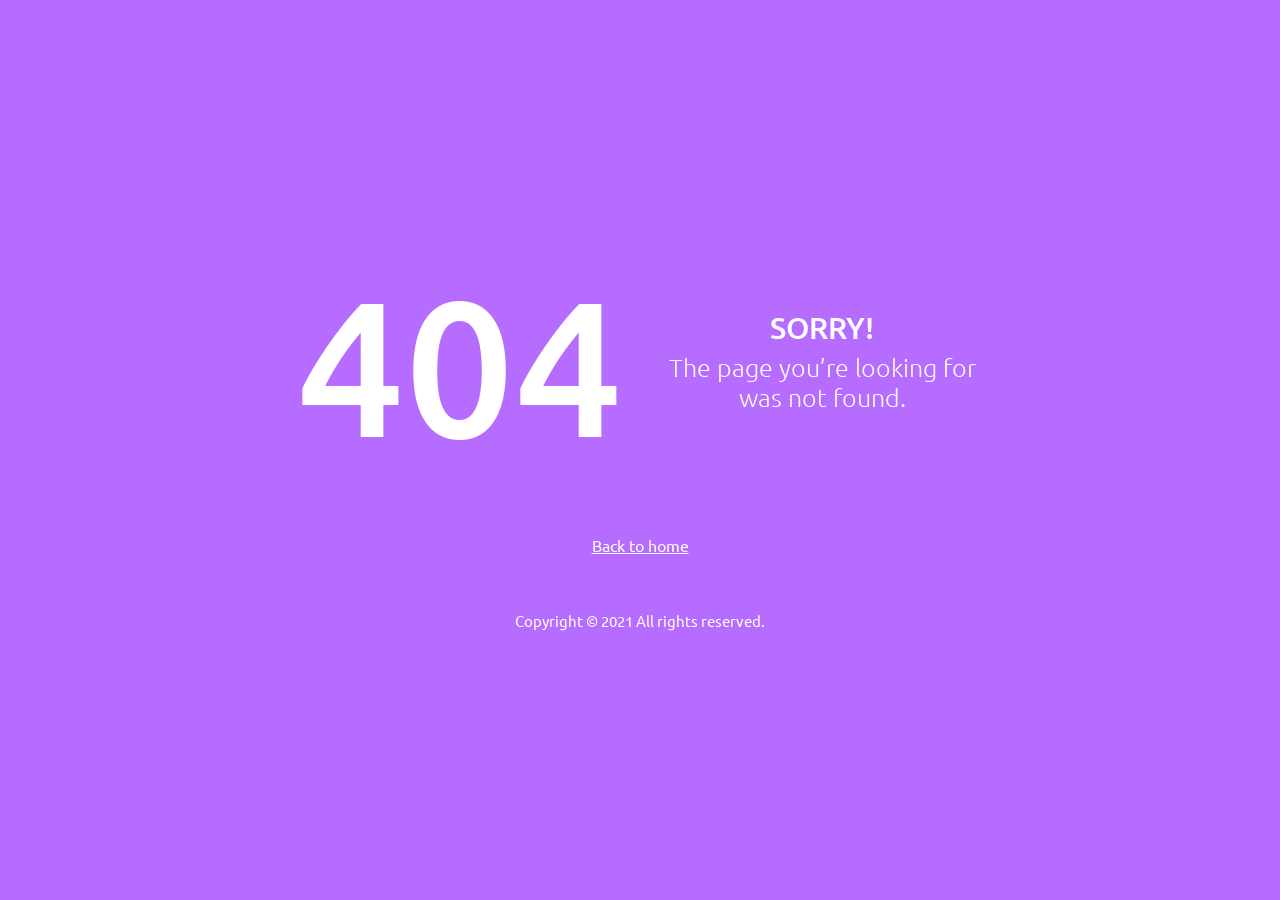
<file: pages/samples/error-404.html>
<!DOCTYPE html>
<html lang="en">
  <head>
    <!-- Required meta tags -->
    <meta charset="utf-8">
    <meta name="viewport" content="width=device-width, initial-scale=1, shrink-to-fit=no">
    <title>Purple Admin</title>
    <!-- plugins:css -->
    <link rel="stylesheet" href="../../assets/vendors/mdi/css/materialdesignicons.min.css">
    <link rel="stylesheet" href="../../assets/vendors/ti-icons/css/themify-icons.css">
    <link rel="stylesheet" href="../../assets/vendors/css/vendor.bundle.base.css">
    <link rel="stylesheet" href="../../assets/vendors/font-awesome/css/font-awesome.min.css">
    <!-- endinject -->
    <!-- Plugin css for this page -->
    <!-- End Plugin css for this page -->
    <!-- inject:css -->
    <!-- endinject -->
    <!-- Layout styles -->
    <link rel="stylesheet" href="../../assets/css/style.css">
    <!-- End layout styles -->
    <link rel="shortcut icon" href="../../assets/images/favicon.png" />
  </head>
  <body>
    <div class="container-scroller">
      <div class="container-fluid page-body-wrapper full-page-wrapper">
        <div class="content-wrapper d-flex align-items-center text-center error-page bg-primary">
          <div class="row flex-grow">
            <div class="col-lg-7 mx-auto text-white">
              <div class="row align-items-center d-flex flex-row">
                <div class="col-lg-6 text-lg-right pr-lg-4">
                  <h1 class="display-1 mb-0">404</h1>
                </div>
                <div class="col-lg-6 error-page-divider text-lg-left pl-lg-4">
                  <h2>SORRY!</h2>
                  <h3 class="font-weight-light">The page you’re looking for was not found.</h3>
                </div>
              </div>
              <div class="row mt-5">
                <div class="col-12 text-center mt-xl-2">
                  <a class="text-white font-weight-medium" href="../../index.html">Back to home</a>
                </div>
              </div>
              <div class="row mt-5">
                <div class="col-12 mt-xl-2">
                  <p class="text-white font-weight-medium text-center">Copyright &copy; 2021 All rights reserved.</p>
                </div>
              </div>
            </div>
          </div>
        </div>
        <!-- content-wrapper ends -->
      </div>
      <!-- page-body-wrapper ends -->
    </div>
    <!-- container-scroller -->
    <!-- plugins:js -->
    <script src="../../assets/vendors/js/vendor.bundle.base.js"></script>
    <!-- endinject -->
    <!-- Plugin js for this page -->
    <!-- End plugin js for this page -->
    <!-- inject:js -->
    <script src="../../assets/js/off-canvas.js"></script>
    <script src="../../assets/js/misc.js"></script>
    <script src="../../assets/js/settings.js"></script>
    <script src="../../assets/js/todolist.js"></script>
    <script src="../../assets/js/jquery.cookie.js"></script>
    <!-- endinject -->
  </body>
</html>
</file>
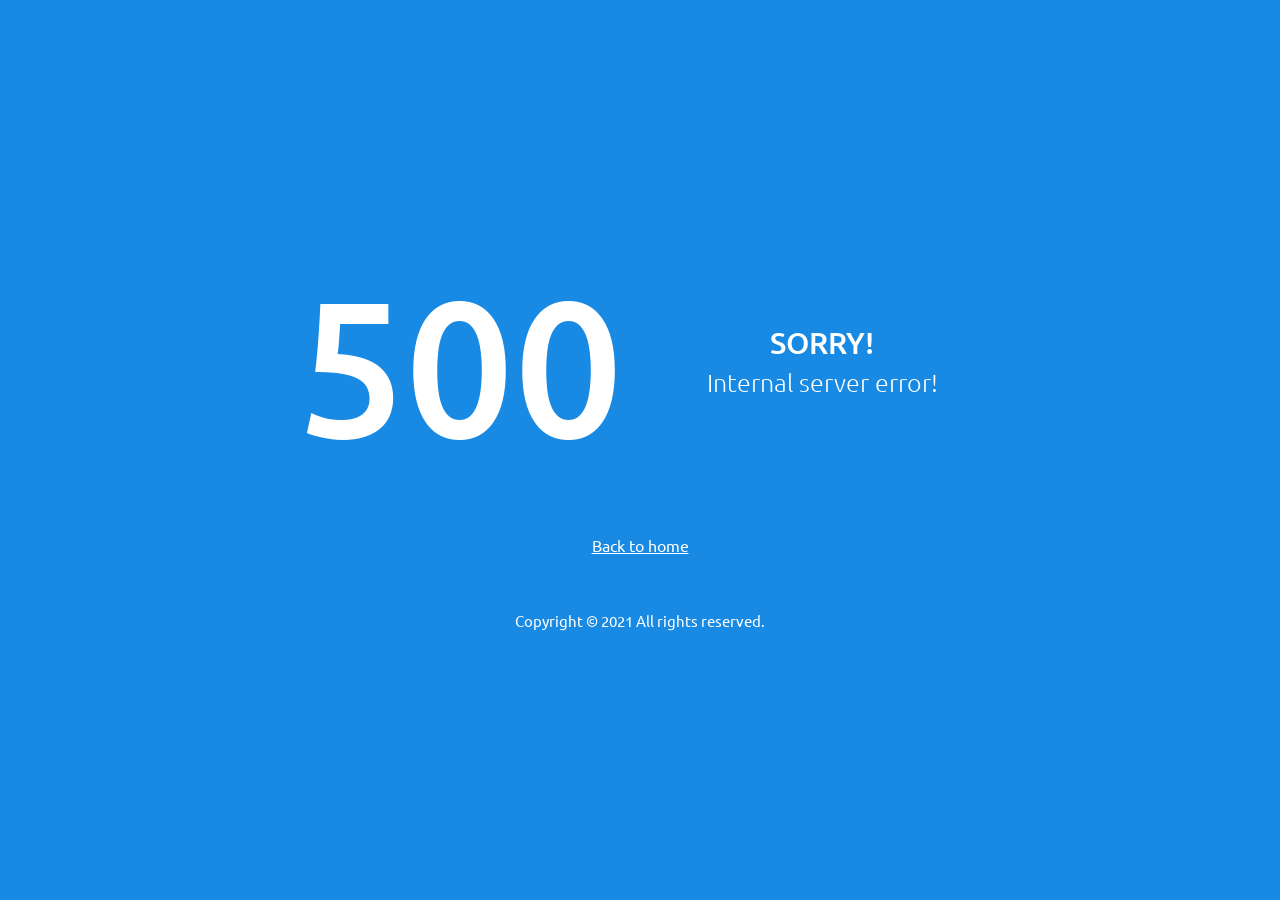
<file: pages/samples/error-500.html>
<!DOCTYPE html>
<html lang="en">
  <head>
    <!-- Required meta tags -->
    <meta charset="utf-8">
    <meta name="viewport" content="width=device-width, initial-scale=1, shrink-to-fit=no">
    <title>Purple Admin</title>
    <!-- plugins:css -->
    <link rel="stylesheet" href="../../assets/vendors/mdi/css/materialdesignicons.min.css">
    <link rel="stylesheet" href="../../assets/vendors/ti-icons/css/themify-icons.css">
    <link rel="stylesheet" href="../../assets/vendors/css/vendor.bundle.base.css">
    <link rel="stylesheet" href="../../assets/vendors/font-awesome/css/font-awesome.min.css">
    <!-- endinject -->
    <!-- Plugin css for this page -->
    <!-- End Plugin css for this page -->
    <!-- inject:css -->
    <!-- endinject -->
    <!-- Layout styles -->
    <link rel="stylesheet" href="../../assets/css/style.css">
    <!-- End layout styles -->
    <link rel="shortcut icon" href="../../assets/images/favicon.png" />
  </head>
  <body>
    <div class="container-scroller">
      <div class="container-fluid page-body-wrapper full-page-wrapper">
        <div class="content-wrapper d-flex align-items-center text-center error-page bg-info">
          <div class="row flex-grow">
            <div class="col-lg-7 mx-auto text-white">
              <div class="row align-items-center d-flex flex-row">
                <div class="col-lg-6 text-lg-right pr-lg-4">
                  <h1 class="display-1 mb-0">500</h1>
                </div>
                <div class="col-lg-6 error-page-divider text-lg-left pl-lg-4">
                  <h2>SORRY!</h2>
                  <h3 class="font-weight-light">Internal server error!</h3>
                </div>
              </div>
              <div class="row mt-5">
                <div class="col-12 text-center mt-xl-2">
                  <a class="text-white font-weight-medium" href="../../index.html">Back to home</a>
                </div>
              </div>
              <div class="row mt-5">
                <div class="col-12 mt-xl-2">
                  <p class="text-white font-weight-medium text-center">Copyright &copy; 2021 All rights reserved.</p>
                </div>
              </div>
            </div>
          </div>
        </div>
        <!-- content-wrapper ends -->
      </div>
      <!-- page-body-wrapper ends -->
    </div>
    <!-- container-scroller -->
    <!-- plugins:js -->
    <script src="../../assets/vendors/js/vendor.bundle.base.js"></script>
    <!-- endinject -->
    <!-- Plugin js for this page -->
    <!-- End plugin js for this page -->
    <!-- inject:js -->
    <script src="../../assets/js/off-canvas.js"></script>
    <script src="../../assets/js/misc.js"></script>
    <script src="../../assets/js/settings.js"></script>
    <script src="../../assets/js/todolist.js"></script>
    <script src="../../assets/js/jquery.cookie.js"></script>
    <!-- endinject -->
  </body>
</html>
</file>
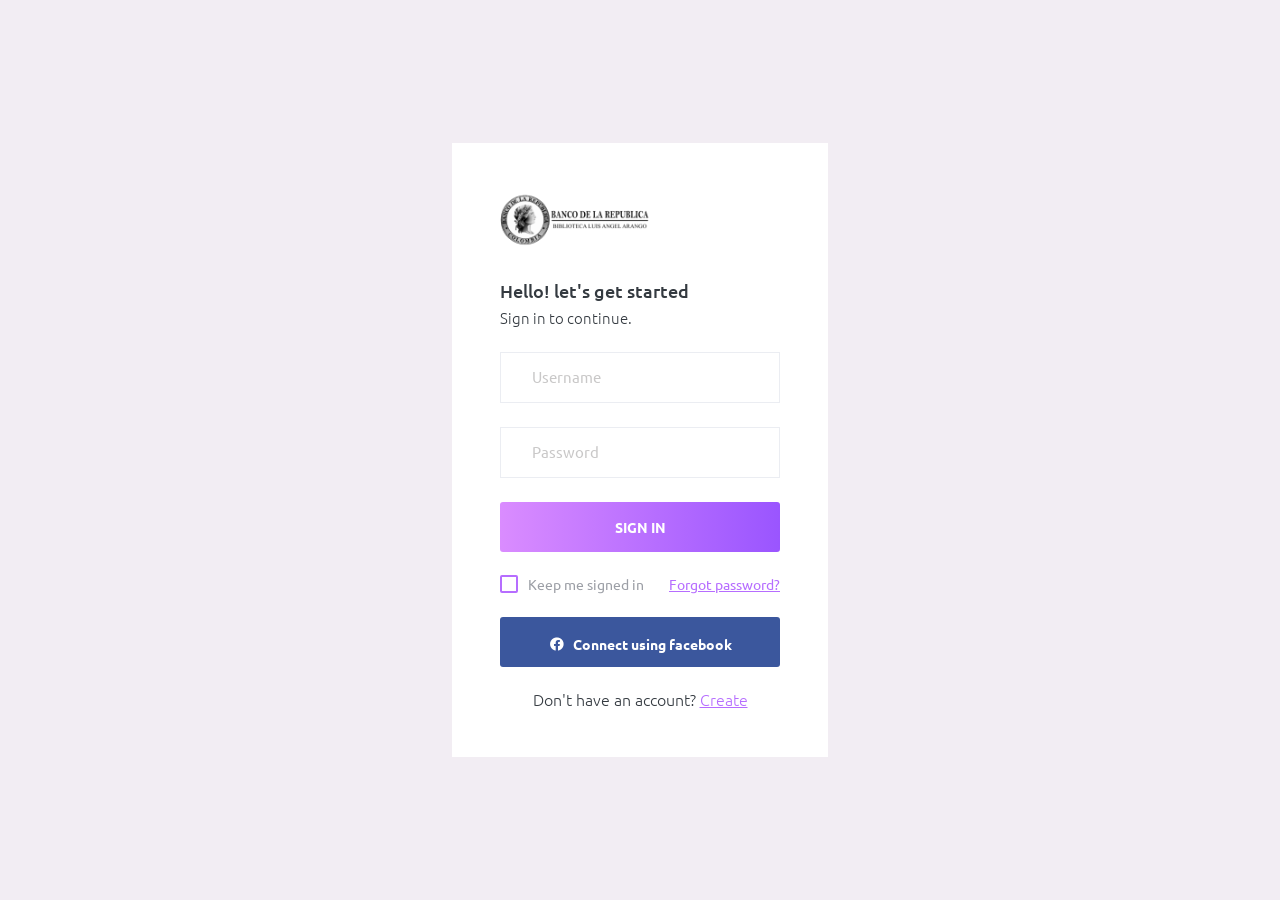
<file: pages/samples/login.html>
<!DOCTYPE html>
<html lang="en">
  <head>
    <!-- Required meta tags -->
    <meta charset="utf-8">
    <meta name="viewport" content="width=device-width, initial-scale=1, shrink-to-fit=no">
    <title>Purple Admin</title>
    <!-- plugins:css -->
    <link rel="stylesheet" href="../../assets/vendors/mdi/css/materialdesignicons.min.css">
    <link rel="stylesheet" href="../../assets/vendors/ti-icons/css/themify-icons.css">
    <link rel="stylesheet" href="../../assets/vendors/css/vendor.bundle.base.css">
    <link rel="stylesheet" href="../../assets/vendors/font-awesome/css/font-awesome.min.css">
    <!-- endinject -->
    <!-- Plugin css for this page -->
    <!-- End plugin css for this page -->
    <!-- inject:css -->
    <!-- endinject -->
    <!-- Layout styles -->
    <link rel="stylesheet" href="../../assets/css/style.css">
    <!-- End layout styles -->
    <link rel="shortcut icon" href="../../assets/images/favicon.png" />
  </head>
  <body>
    <div class="container-scroller">
      <div class="container-fluid page-body-wrapper full-page-wrapper">
        <div class="content-wrapper d-flex align-items-center auth">
          <div class="row flex-grow">
            <div class="col-lg-4 mx-auto">
              <div class="auth-form-light text-left p-5">
                <div class="brand-logo">
                  <img src="../../assets/images/logo.svg">
                </div>
                <h4>Hello! let's get started</h4>
                <h6 class="font-weight-light">Sign in to continue.</h6>
                <form class="pt-3">
                  <div class="form-group">
                    <input type="email" class="form-control form-control-lg" id="exampleInputEmail1" placeholder="Username">
                  </div>
                  <div class="form-group">
                    <input type="password" class="form-control form-control-lg" id="exampleInputPassword1" placeholder="Password">
                  </div>
                  <div class="mt-3 d-grid gap-2">
                    <a class="btn btn-block btn-gradient-primary btn-lg font-weight-medium auth-form-btn" href="../../index.html">SIGN IN</a>
                  </div>
                  <div class="my-2 d-flex justify-content-between align-items-center">
                    <div class="form-check">
                      <label class="form-check-label text-muted">
                        <input type="checkbox" class="form-check-input"> Keep me signed in </label>
                    </div>
                    <a href="#" class="auth-link text-primary">Forgot password?</a>
                  </div>
                  <div class="mb-2 d-grid gap-2">
                    <button type="button" class="btn btn-block btn-facebook auth-form-btn">
                      <i class="mdi mdi-facebook me-2"></i>Connect using facebook </button>
                  </div>
                  <div class="text-center mt-4 font-weight-light"> Don't have an account? <a href="register.html" class="text-primary">Create</a>
                  </div>
                </form>
              </div>
            </div>
          </div>
        </div>
        <!-- content-wrapper ends -->
      </div>
      <!-- page-body-wrapper ends -->
    </div>
    <!-- container-scroller -->
    <!-- plugins:js -->
    <script src="../../assets/vendors/js/vendor.bundle.base.js"></script>
    <!-- endinject -->
    <!-- Plugin js for this page -->
    <!-- End plugin js for this page -->
    <!-- inject:js -->
    <script src="../../assets/js/off-canvas.js"></script>
    <script src="../../assets/js/misc.js"></script>
    <script src="../../assets/js/settings.js"></script>
    <script src="../../assets/js/todolist.js"></script>
    <script src="../../assets/js/jquery.cookie.js"></script>
    <!-- endinject -->
  </body>
</html>
</file>
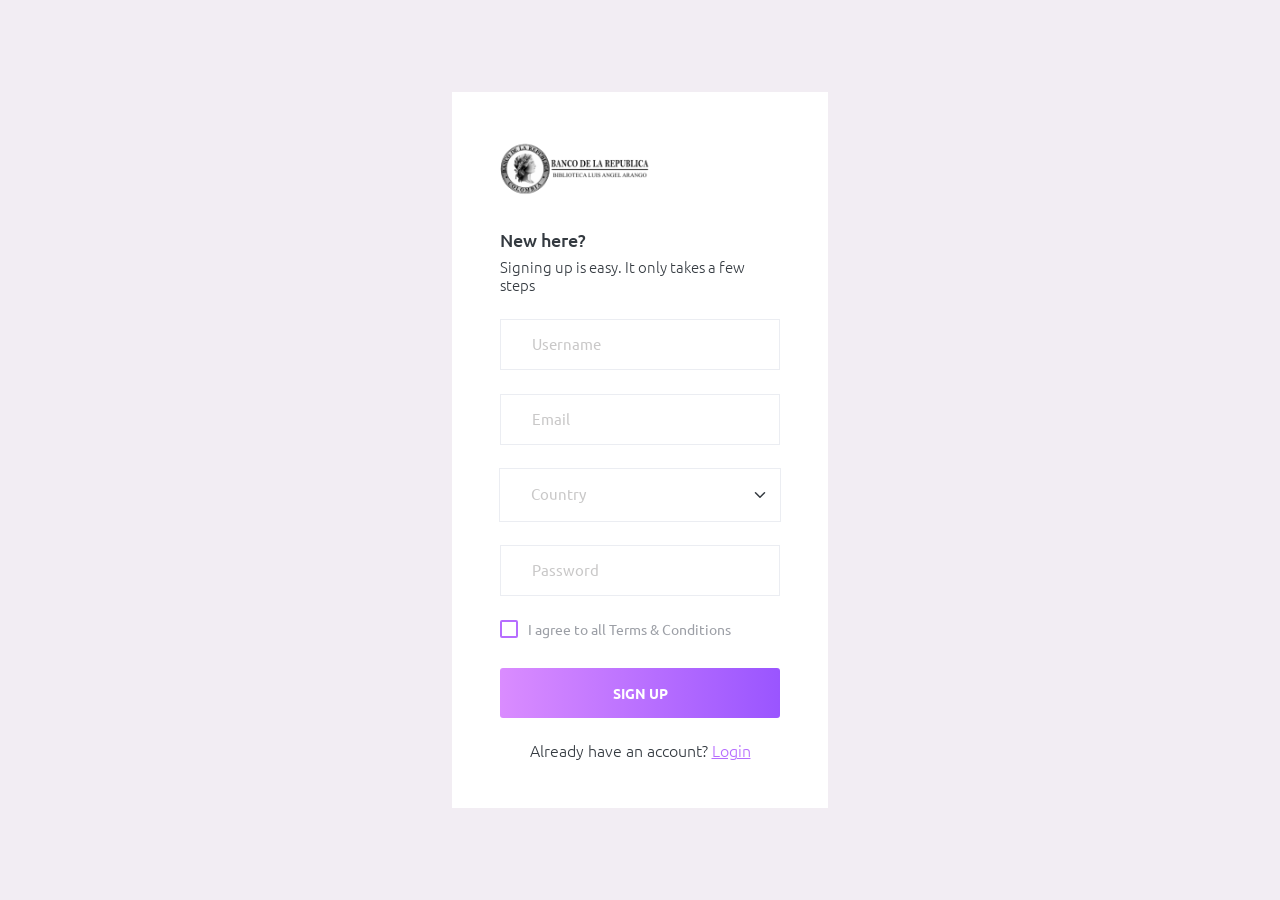
<file: pages/samples/register.html>
<!DOCTYPE html>
<html lang="en">
  <head>
    <!-- Required meta tags -->
    <meta charset="utf-8">
    <meta name="viewport" content="width=device-width, initial-scale=1, shrink-to-fit=no">
    <title>Purple Admin</title>
    <!-- plugins:css -->
    <link rel="stylesheet" href="../../assets/vendors/mdi/css/materialdesignicons.min.css">
    <link rel="stylesheet" href="../../assets/vendors/ti-icons/css/themify-icons.css">
    <link rel="stylesheet" href="../../assets/vendors/css/vendor.bundle.base.css">
    <link rel="stylesheet" href="../../assets/vendors/font-awesome/css/font-awesome.min.css">
    <!-- endinject -->
    <!-- Plugin css for this page -->
    <!-- End plugin css for this page -->
    <!-- inject:css -->
    <!-- endinject -->
    <!-- Layout styles -->
    <link rel="stylesheet" href="../../assets/css/style.css">
    <!-- End layout styles -->
    <link rel="shortcut icon" href="../../assets/images/favicon.png" />
  </head>
  <body>
    <div class="container-scroller">
      <div class="container-fluid page-body-wrapper full-page-wrapper">
        <div class="content-wrapper d-flex align-items-center auth">
          <div class="row flex-grow">
            <div class="col-lg-4 mx-auto">
              <div class="auth-form-light text-left p-5">
                <div class="brand-logo">
                  <img src="../../assets/images/logo.svg">
                </div>
                <h4>New here?</h4>
                <h6 class="font-weight-light">Signing up is easy. It only takes a few steps</h6>
                <form class="pt-3">
                  <div class="form-group">
                    <input type="text" class="form-control form-control-lg" id="exampleInputUsername1" placeholder="Username">
                  </div>
                  <div class="form-group">
                    <input type="email" class="form-control form-control-lg" id="exampleInputEmail1" placeholder="Email">
                  </div>
                  <div class="form-group">
                    <select class="form-select form-select-lg" id="exampleFormControlSelect2">
                      <option>Country</option>
                      <option>United States of America</option>
                      <option>United Kingdom</option>
                      <option>India</option>
                      <option>Germany</option>
                      <option>Argentina</option>
                    </select>
                  </div>
                  <div class="form-group">
                    <input type="password" class="form-control form-control-lg" id="exampleInputPassword1" placeholder="Password">
                  </div>
                  <div class="mb-4">
                    <div class="form-check">
                      <label class="form-check-label text-muted">
                        <input type="checkbox" class="form-check-input"> I agree to all Terms & Conditions </label>
                    </div>
                  </div>
                  <div class="mt-3 d-grid gap-2">
                    <a class="btn btn-block btn-gradient-primary btn-lg font-weight-medium auth-form-btn" href="../../index.html">SIGN UP</a>
                  </div>
                  <div class="text-center mt-4 font-weight-light"> Already have an account? <a href="login.html" class="text-primary">Login</a>
                  </div>
                </form>
              </div>
            </div>
          </div>
        </div>
        <!-- content-wrapper ends -->
      </div>
      <!-- page-body-wrapper ends -->
    </div>
    <!-- container-scroller -->
    <!-- plugins:js -->
    <script src="../../assets/vendors/js/vendor.bundle.base.js"></script>
    <!-- endinject -->
    <!-- Plugin js for this page -->
    <!-- End plugin js for this page -->
    <!-- inject:js -->
    <script src="../../assets/js/off-canvas.js"></script>
    <script src="../../assets/js/misc.js"></script>
    <script src="../../assets/js/settings.js"></script>
    <script src="../../assets/js/todolist.js"></script>
    <script src="../../assets/js/jquery.cookie.js"></script>
    <!-- endinject -->
  </body>
</html>
</file>
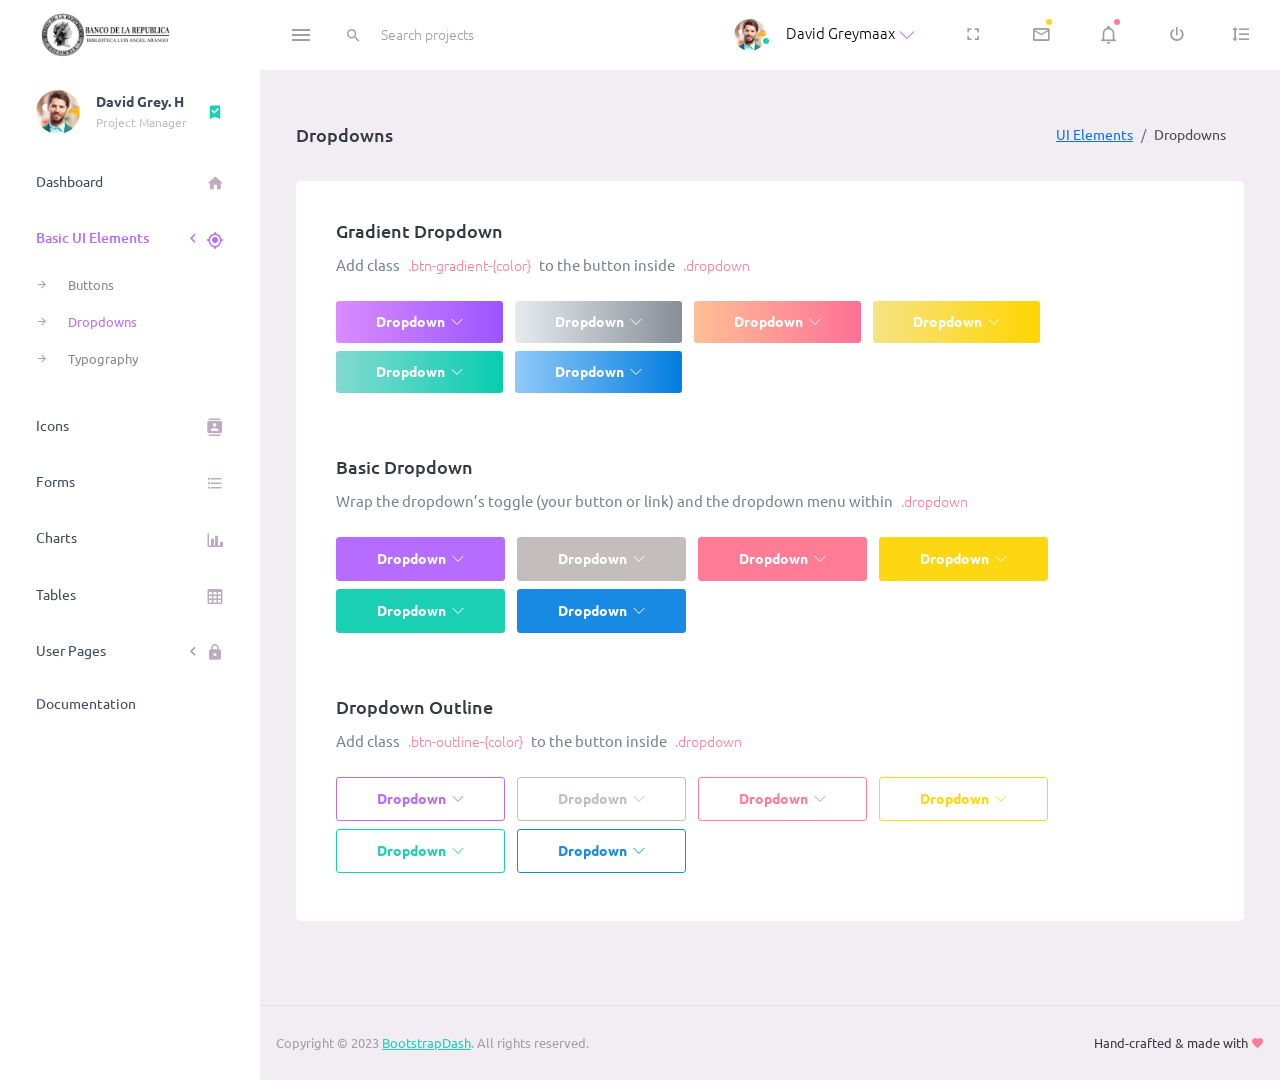
<file: pages/ui-features/dropdowns.html>
<!DOCTYPE html>
<html lang="en">
  <head>
    <!-- Required meta tags -->
    <meta charset="utf-8" />
    <meta name="viewport" content="width=device-width, initial-scale=1, shrink-to-fit=no" />
    <title>Purple Admin</title>
    <!-- plugins:css -->
    <link rel="stylesheet" href="../../assets/vendors/mdi/css/materialdesignicons.min.css">
    <link rel="stylesheet" href="../../assets/vendors/ti-icons/css/themify-icons.css">
    <link rel="stylesheet" href="../../assets/vendors/css/vendor.bundle.base.css">
    <link rel="stylesheet" href="../../assets/vendors/font-awesome/css/font-awesome.min.css">
    <!-- endinject -->
    <!-- Plugin css for this page -->
    <!-- End Plugin css for this page -->
    <!-- inject:css -->
    <!-- endinject -->
    <!-- Layout styles -->
    <link rel="stylesheet" href="../../assets/css/style.css" />
    <!-- End layout styles -->
    <link rel="shortcut icon" href="../../assets/images/favicon.png" />
  </head>
  <body>
    <div class="container-scroller">
      <!-- partial:../../partials/_navbar.html -->
      <nav class="navbar default-layout-navbar col-lg-12 col-12 p-0 fixed-top d-flex flex-row">
        <div class="text-center navbar-brand-wrapper d-flex align-items-center justify-content-start">
          <a class="navbar-brand brand-logo" href="../../index.html"><img src="../../assets/images/logo.svg" alt="logo" /></a>
          <a class="navbar-brand brand-logo-mini" href="../../index.html"><img src="../../assets/images/logo-mini.svg" alt="logo" /></a>
        </div>
        <div class="navbar-menu-wrapper d-flex align-items-stretch">
          <button class="navbar-toggler navbar-toggler align-self-center" type="button" data-toggle="minimize">
            <span class="mdi mdi-menu"></span>
          </button>
          <div class="search-field d-none d-md-block">
            <form class="d-flex align-items-center h-100" action="#">
              <div class="input-group">
                <div class="input-group-prepend bg-transparent">
                  <i class="input-group-text border-0 mdi mdi-magnify"></i>
                </div>
                <input type="text" class="form-control bg-transparent border-0" placeholder="Search projects">
              </div>
            </form>
          </div>
          <ul class="navbar-nav navbar-nav-right">
            <li class="nav-item nav-profile dropdown">
              <a class="nav-link dropdown-toggle" id="profileDropdown" href="#" data-bs-toggle="dropdown" aria-expanded="false">
                <div class="nav-profile-img">
                  <img src="../../assets/images/faces/face1.jpg" alt="image">
                  <span class="availability-status online"></span>
                </div>
                <div class="nav-profile-text">
                  <p class="mb-1 text-black">David Greymaax</p>
                </div>
              </a>
              <div class="dropdown-menu navbar-dropdown" aria-labelledby="profileDropdown">
                <a class="dropdown-item" href="#">
                  <i class="mdi mdi-cached me-2 text-success"></i> Activity Log </a>
                <div class="dropdown-divider"></div>
                <a class="dropdown-item" href="#">
                  <i class="mdi mdi-logout me-2 text-primary"></i> Signout </a>
              </div>
            </li>
            <li class="nav-item d-none d-lg-block full-screen-link">
              <a class="nav-link">
                <i class="mdi mdi-fullscreen" id="fullscreen-button"></i>
              </a>
            </li>
            <li class="nav-item dropdown">
              <a class="nav-link count-indicator dropdown-toggle" id="messageDropdown" href="#" data-bs-toggle="dropdown" aria-expanded="false">
                <i class="mdi mdi-email-outline"></i>
                <span class="count-symbol bg-warning"></span>
              </a>
              <div class="dropdown-menu dropdown-menu-end navbar-dropdown preview-list" aria-labelledby="messageDropdown">
                <h6 class="p-3 mb-0">Messages</h6>
                <div class="dropdown-divider"></div>
                <a class="dropdown-item preview-item">
                  <div class="preview-thumbnail">
                    <img src="../../assets/images/faces/face4.jpg" alt="image" class="profile-pic">
                  </div>
                  <div class="preview-item-content d-flex align-items-start flex-column justify-content-center">
                    <h6 class="preview-subject ellipsis mb-1 font-weight-normal">Mark send you a message</h6>
                    <p class="text-gray mb-0"> 1 Minutes ago </p>
                  </div>
                </a>
                <div class="dropdown-divider"></div>
                <a class="dropdown-item preview-item">
                  <div class="preview-thumbnail">
                    <img src="../../assets/images/faces/face2.jpg" alt="image" class="profile-pic">
                  </div>
                  <div class="preview-item-content d-flex align-items-start flex-column justify-content-center">
                    <h6 class="preview-subject ellipsis mb-1 font-weight-normal">Cregh send you a message</h6>
                    <p class="text-gray mb-0"> 15 Minutes ago </p>
                  </div>
                </a>
                <div class="dropdown-divider"></div>
                <a class="dropdown-item preview-item">
                  <div class="preview-thumbnail">
                    <img src="../../assets/images/faces/face3.jpg" alt="image" class="profile-pic">
                  </div>
                  <div class="preview-item-content d-flex align-items-start flex-column justify-content-center">
                    <h6 class="preview-subject ellipsis mb-1 font-weight-normal">Profile picture updated</h6>
                    <p class="text-gray mb-0"> 18 Minutes ago </p>
                  </div>
                </a>
                <div class="dropdown-divider"></div>
                <h6 class="p-3 mb-0 text-center">4 new messages</h6>
              </div>
            </li>
            <li class="nav-item dropdown">
              <a class="nav-link count-indicator dropdown-toggle" id="notificationDropdown" href="#" data-bs-toggle="dropdown">
                <i class="mdi mdi-bell-outline"></i>
                <span class="count-symbol bg-danger"></span>
              </a>
              <div class="dropdown-menu dropdown-menu-end navbar-dropdown preview-list" aria-labelledby="notificationDropdown">
                <h6 class="p-3 mb-0">Notifications</h6>
                <div class="dropdown-divider"></div>
                <a class="dropdown-item preview-item">
                  <div class="preview-thumbnail">
                    <div class="preview-icon bg-success">
                      <i class="mdi mdi-calendar"></i>
                    </div>
                  </div>
                  <div class="preview-item-content d-flex align-items-start flex-column justify-content-center">
                    <h6 class="preview-subject font-weight-normal mb-1">Event today</h6>
                    <p class="text-gray ellipsis mb-0"> Just a reminder that you have an event today </p>
                  </div>
                </a>
                <div class="dropdown-divider"></div>
                <a class="dropdown-item preview-item">
                  <div class="preview-thumbnail">
                    <div class="preview-icon bg-warning">
                      <i class="mdi mdi-cog"></i>
                    </div>
                  </div>
                  <div class="preview-item-content d-flex align-items-start flex-column justify-content-center">
                    <h6 class="preview-subject font-weight-normal mb-1">Settings</h6>
                    <p class="text-gray ellipsis mb-0"> Update dashboard </p>
                  </div>
                </a>
                <div class="dropdown-divider"></div>
                <a class="dropdown-item preview-item">
                  <div class="preview-thumbnail">
                    <div class="preview-icon bg-info">
                      <i class="mdi mdi-link-variant"></i>
                    </div>
                  </div>
                  <div class="preview-item-content d-flex align-items-start flex-column justify-content-center">
                    <h6 class="preview-subject font-weight-normal mb-1">Launch Admin</h6>
                    <p class="text-gray ellipsis mb-0"> New admin wow! </p>
                  </div>
                </a>
                <div class="dropdown-divider"></div>
                <h6 class="p-3 mb-0 text-center">See all notifications</h6>
              </div>
            </li>
            <li class="nav-item nav-logout d-none d-lg-block">
              <a class="nav-link" href="#">
                <i class="mdi mdi-power"></i>
              </a>
            </li>
            <li class="nav-item nav-settings d-none d-lg-block">
              <a class="nav-link" href="#">
                <i class="mdi mdi-format-line-spacing"></i>
              </a>
            </li>
          </ul>
          <button class="navbar-toggler navbar-toggler-right d-lg-none align-self-center" type="button" data-toggle="offcanvas">
            <span class="mdi mdi-menu"></span>
          </button>
        </div>
      </nav>
      <!-- partial -->
      <div class="container-fluid page-body-wrapper">
        <!-- partial:../../partials/_sidebar.html -->
        <nav class="sidebar sidebar-offcanvas" id="sidebar">
          <ul class="nav">
            <li class="nav-item nav-profile">
              <a href="#" class="nav-link">
                <div class="nav-profile-image">
                  <img src="../../assets/images/faces/face1.jpg" alt="profile" />
                  <span class="login-status online"></span>
                  <!--change to offline or busy as needed-->
                </div>
                <div class="nav-profile-text d-flex flex-column">
                  <span class="font-weight-bold mb-2">David Grey. H</span>
                  <span class="text-secondary text-small">Project Manager</span>
                </div>
                <i class="mdi mdi-bookmark-check text-success nav-profile-badge"></i>
              </a>
            </li>
            <li class="nav-item">
              <a class="nav-link" href="../../index.html">
                <span class="menu-title">Dashboard</span>
                <i class="mdi mdi-home menu-icon"></i>
              </a>
            </li>
            <li class="nav-item">
              <a class="nav-link" data-bs-toggle="collapse" href="#ui-basic" aria-expanded="false" aria-controls="ui-basic">
                <span class="menu-title">Basic UI Elements</span>
                <i class="menu-arrow"></i>
                <i class="mdi mdi-crosshairs-gps menu-icon"></i>
              </a>
              <div class="collapse" id="ui-basic">
                <ul class="nav flex-column sub-menu">
                  <li class="nav-item">
                    <a class="nav-link" href="../../pages/ui-features/buttons.html">Buttons</a>
                  </li>
                  <li class="nav-item">
                    <a class="nav-link" href="../../pages/ui-features/dropdowns.html">Dropdowns</a>
                  </li>
                  <li class="nav-item">
                    <a class="nav-link" href="../../pages/ui-features/typography.html">Typography</a>
                  </li>
                </ul>
              </div>
            </li>
            <li class="nav-item">
              <a class="nav-link" data-bs-toggle="collapse" href="#icons" aria-expanded="false" aria-controls="icons">
                <span class="menu-title">Icons</span>
                <i class="mdi mdi-contacts menu-icon"></i>
              </a>
              <div class="collapse" id="icons">
                <ul class="nav flex-column sub-menu">
                  <li class="nav-item">
                    <a class="nav-link" href="../../pages/icons/font-awesome.html">Font Awesome</a>
                  </li>
                </ul>
              </div>
            </li>
            <li class="nav-item">
              <a class="nav-link" data-bs-toggle="collapse" href="#forms" aria-expanded="false" aria-controls="forms">
                <span class="menu-title">Forms</span>
                <i class="mdi mdi-format-list-bulleted menu-icon"></i>
              </a>
              <div class="collapse" id="forms">
                <ul class="nav flex-column sub-menu">
                  <li class="nav-item">
                    <a class="nav-link" href="../../pages/forms/basic_elements.html">Form Elements</a>
                  </li>
                </ul>
              </div>
            </li>
            <li class="nav-item">
              <a class="nav-link" data-bs-toggle="collapse" href="#charts" aria-expanded="false" aria-controls="charts">
                <span class="menu-title">Charts</span>
                <i class="mdi mdi-chart-bar menu-icon"></i>
              </a>
              <div class="collapse" id="charts">
                <ul class="nav flex-column sub-menu">
                  <li class="nav-item">
                    <a class="nav-link" href="../../pages/charts/chartjs.html">ChartJs</a>
                  </li>
                  <li class="nav-item">
                    <a class="nav-link" href="../../pages/charts/banrep.html">Banrep</a>
                  </li>
                  <li class="nav-item">
                    <a class="nav-link" href="../../pages/charts/cultural.html">Cultural</a>
                  </li>
                  <li class="nav-item">
                    <a class="nav-link" href="../../pages/charts/investigacion.html">Investigación</a>
                  </li>
                </ul>
              </div>
            </li>
            <li class="nav-item">
              <a class="nav-link" data-bs-toggle="collapse" href="#tables" aria-expanded="false" aria-controls="tables">
                <span class="menu-title">Tables</span>
                <i class="mdi mdi-table-large menu-icon"></i>
              </a>
              <div class="collapse" id="tables">
                <ul class="nav flex-column sub-menu">
                  <li class="nav-item">
                    <a class="nav-link" href="../../pages/tables/basic-table.html">Basic table</a>
                  </li>
                </ul>
              </div>
            </li>
            <li class="nav-item">
              <a class="nav-link" data-bs-toggle="collapse" href="#auth" aria-expanded="false" aria-controls="auth">
                <span class="menu-title">User Pages</span>
                <i class="menu-arrow"></i>
                <i class="mdi mdi-lock menu-icon"></i>
              </a>
              <div class="collapse" id="auth">
                <ul class="nav flex-column sub-menu">
                  <li class="nav-item">
                    <a class="nav-link" href="../../pages/samples/blank-page.html"> Blank Page </a>
                  </li>
                  <li class="nav-item">
                    <a class="nav-link" href="../../pages/samples/login.html"> Login </a>
                  </li>
                  <li class="nav-item">
                    <a class="nav-link" href="../../pages/samples/register.html"> Register </a>
                  </li>
                  <li class="nav-item">
                    <a class="nav-link" href="../../pages/samples/error-404.html"> 404 </a>
                  </li>
                  <li class="nav-item">
                    <a class="nav-link" href="../../pages/samples/error-500.html"> 500 </a>
                  </li>
                </ul>
              </div>
            </li>
            <li class="nav-item">
              <a class="nav-link" href="../../docs/documentation.html" target="_blank">
                <span class="menu-title">Documentation</span>
                <i class="mdi mdi-file-document-box menu-icon"></i>
              </a>
            </li>
          </ul>
        </nav>
        <!-- partial -->
        <div class="main-panel">
          <div class="content-wrapper">
            <div class="page-header">
              <h3 class="page-title">Dropdowns</h3>
              <nav aria-label="breadcrumb">
                <ol class="breadcrumb">
                  <li class="breadcrumb-item"><a href="#">UI Elements</a></li>
                  <li class="breadcrumb-item active" aria-current="page"> Dropdowns </li>
                </ol>
              </nav>
            </div>
            <div class="row">
              <div class="col-lg-12 grid-margin">
                <div class="card">
                  <div class="card-body">
                    <h4 class="card-title">Gradient Dropdown</h4>
                    <p class="card-description"> Add class <code>.btn-gradient-{color}</code> to the button inside <code>.dropdown</code>
                    </p>
                    <div class="template-demo">
                      <div class="dropdown">
                        <button class="btn btn-gradient-primary dropdown-toggle" type="button" id="dropdownMenuOutlineButton1" data-bs-toggle="dropdown" aria-haspopup="true" aria-expanded="false"> Dropdown </button>
                        <div class="dropdown-menu" aria-labelledby="dropdownMenuOutlineButton1">
                          <h6 class="dropdown-header">Settings</h6>
                          <a class="dropdown-item" href="#">Action</a>
                          <a class="dropdown-item" href="#">Another action</a>
                          <a class="dropdown-item" href="#">Something else here</a>
                          <div class="dropdown-divider"></div>
                          <a class="dropdown-item" href="#">Separated link</a>
                        </div>
                      </div>
                      <div class="dropdown">
                        <button class="btn btn-gradient-secondary dropdown-toggle" type="button" id="dropdownMenuOutlineButton2" data-bs-toggle="dropdown" aria-haspopup="true" aria-expanded="false"> Dropdown </button>
                        <div class="dropdown-menu" aria-labelledby="dropdownMenuOutlineButton2">
                          <h6 class="dropdown-header">Settings</h6>
                          <a class="dropdown-item" href="#">Action</a>
                          <a class="dropdown-item" href="#">Another action</a>
                          <a class="dropdown-item" href="#">Something else here</a>
                          <div class="dropdown-divider"></div>
                          <a class="dropdown-item" href="#">Separated link</a>
                        </div>
                      </div>
                      <div class="dropdown">
                        <button class="btn btn-gradient-danger dropdown-toggle" type="button" id="dropdownMenuOutlineButton3" data-bs-toggle="dropdown" aria-haspopup="true" aria-expanded="false"> Dropdown </button>
                        <div class="dropdown-menu" aria-labelledby="dropdownMenuOutlineButton3">
                          <h6 class="dropdown-header">Settings</h6>
                          <a class="dropdown-item" href="#">Action</a>
                          <a class="dropdown-item" href="#">Another action</a>
                          <a class="dropdown-item" href="#">Something else here</a>
                          <div class="dropdown-divider"></div>
                          <a class="dropdown-item" href="#">Separated link</a>
                        </div>
                      </div>
                      <div class="dropdown">
                        <button class="btn btn-gradient-warning dropdown-toggle" type="button" id="dropdownMenuOutlineButton4" data-bs-toggle="dropdown" aria-haspopup="true" aria-expanded="false"> Dropdown </button>
                        <div class="dropdown-menu" aria-labelledby="dropdownMenuOutlineButton4">
                          <h6 class="dropdown-header">Settings</h6>
                          <a class="dropdown-item" href="#">Action</a>
                          <a class="dropdown-item" href="#">Another action</a>
                          <a class="dropdown-item" href="#">Something else here</a>
                          <div class="dropdown-divider"></div>
                          <a class="dropdown-item" href="#">Separated link</a>
                        </div>
                      </div>
                      <div class="dropdown">
                        <button class="btn btn-gradient-success dropdown-toggle" type="button" id="dropdownMenuOutlineButton5" data-bs-toggle="dropdown" aria-haspopup="true" aria-expanded="false"> Dropdown </button>
                        <div class="dropdown-menu" aria-labelledby="dropdownMenuOutlineButton5">
                          <h6 class="dropdown-header">Settings</h6>
                          <a class="dropdown-item" href="#">Action</a>
                          <a class="dropdown-item" href="#">Another action</a>
                          <a class="dropdown-item" href="#">Something else here</a>
                          <div class="dropdown-divider"></div>
                          <a class="dropdown-item" href="#">Separated link</a>
                        </div>
                      </div>
                      <div class="dropdown">
                        <button class="btn btn-gradient-info dropdown-toggle" type="button" id="dropdownMenuOutlineButton6" data-bs-toggle="dropdown" aria-haspopup="true" aria-expanded="false"> Dropdown </button>
                        <div class="dropdown-menu" aria-labelledby="dropdownMenuOutlineButton6">
                          <h6 class="dropdown-header">Settings</h6>
                          <a class="dropdown-item" href="#">Action</a>
                          <a class="dropdown-item" href="#">Another action</a>
                          <a class="dropdown-item" href="#">Something else here</a>
                          <div class="dropdown-divider"></div>
                          <a class="dropdown-item" href="#">Separated link</a>
                        </div>
                      </div>
                    </div>
                  </div>
                  <div class="card-body">
                    <h4 class="card-title">Basic dropdown</h4>
                    <p class="card-description"> Wrap the dropdown’s toggle (your button or link) and the dropdown menu within <code>.dropdown</code>
                    </p>
                    <div class="template-demo">
                      <div class="dropdown">
                        <button class="btn btn-primary dropdown-toggle" type="button" id="dropdownMenuButton1" data-bs-toggle="dropdown" aria-haspopup="true" aria-expanded="false"> Dropdown </button>
                        <div class="dropdown-menu" aria-labelledby="dropdownMenuButton1">
                          <h6 class="dropdown-header">Settings</h6>
                          <a class="dropdown-item" href="#">Action</a>
                          <a class="dropdown-item" href="#">Another action</a>
                          <a class="dropdown-item" href="#">Something else here</a>
                          <div class="dropdown-divider"></div>
                          <a class="dropdown-item" href="#">Separated link</a>
                        </div>
                      </div>
                      <div class="dropdown">
                        <button class="btn btn-secondary dropdown-toggle" type="button" id="dropdownMenuButton2" data-bs-toggle="dropdown" aria-haspopup="true" aria-expanded="false"> Dropdown </button>
                        <div class="dropdown-menu" aria-labelledby="dropdownMenuButton2">
                          <h6 class="dropdown-header">Settings</h6>
                          <a class="dropdown-item" href="#">Action</a>
                          <a class="dropdown-item" href="#">Another action</a>
                          <a class="dropdown-item" href="#">Something else here</a>
                          <div class="dropdown-divider"></div>
                          <a class="dropdown-item" href="#">Separated link</a>
                        </div>
                      </div>
                      <div class="dropdown">
                        <button class="btn btn-danger dropdown-toggle" type="button" id="dropdownMenuButton3" data-bs-toggle="dropdown" aria-haspopup="true" aria-expanded="false"> Dropdown </button>
                        <div class="dropdown-menu" aria-labelledby="dropdownMenuButton3">
                          <h6 class="dropdown-header">Settings</h6>
                          <a class="dropdown-item" href="#">Action</a>
                          <a class="dropdown-item" href="#">Another action</a>
                          <a class="dropdown-item" href="#">Something else here</a>
                          <div class="dropdown-divider"></div>
                          <a class="dropdown-item" href="#">Separated link</a>
                        </div>
                      </div>
                      <div class="dropdown">
                        <button class="btn btn-warning dropdown-toggle" type="button" id="dropdownMenuButton4" data-bs-toggle="dropdown" aria-haspopup="true" aria-expanded="false"> Dropdown </button>
                        <div class="dropdown-menu" aria-labelledby="dropdownMenuButton4">
                          <h6 class="dropdown-header">Settings</h6>
                          <a class="dropdown-item" href="#">Action</a>
                          <a class="dropdown-item" href="#">Another action</a>
                          <a class="dropdown-item" href="#">Something else here</a>
                          <div class="dropdown-divider"></div>
                          <a class="dropdown-item" href="#">Separated link</a>
                        </div>
                      </div>
                      <div class="dropdown">
                        <button class="btn btn-success dropdown-toggle" type="button" id="dropdownMenuButton5" data-bs-toggle="dropdown" aria-haspopup="true" aria-expanded="false"> Dropdown </button>
                        <div class="dropdown-menu" aria-labelledby="dropdownMenuButton5">
                          <h6 class="dropdown-header">Settings</h6>
                          <a class="dropdown-item" href="#">Action</a>
                          <a class="dropdown-item" href="#">Another action</a>
                          <a class="dropdown-item" href="#">Something else here</a>
                          <div class="dropdown-divider"></div>
                          <a class="dropdown-item" href="#">Separated link</a>
                        </div>
                      </div>
                      <div class="dropdown">
                        <button class="btn btn-info dropdown-toggle" type="button" id="dropdownMenuButton6" data-bs-toggle="dropdown" aria-haspopup="true" aria-expanded="false"> Dropdown </button>
                        <div class="dropdown-menu" aria-labelledby="dropdownMenuButton6">
                          <h6 class="dropdown-header">Settings</h6>
                          <a class="dropdown-item" href="#">Action</a>
                          <a class="dropdown-item" href="#">Another action</a>
                          <a class="dropdown-item" href="#">Something else here</a>
                          <div class="dropdown-divider"></div>
                          <a class="dropdown-item" href="#">Separated link</a>
                        </div>
                      </div>
                    </div>
                  </div>
                  <div class="card-body">
                    <h4 class="card-title">Dropdown outline</h4>
                    <p class="card-description"> Add class <code>.btn-outline-{color}</code> to the button inside <code>.dropdown</code>
                    </p>
                    <div class="template-demo">
                      <div class="dropdown">
                        <button class="btn btn-outline-primary dropdown-toggle" type="button" id="dropdownMenuOutlineButton1" data-bs-toggle="dropdown" aria-haspopup="true" aria-expanded="false"> Dropdown </button>
                        <div class="dropdown-menu" aria-labelledby="dropdownMenuOutlineButton1">
                          <h6 class="dropdown-header">Settings</h6>
                          <a class="dropdown-item" href="#">Action</a>
                          <a class="dropdown-item" href="#">Another action</a>
                          <a class="dropdown-item" href="#">Something else here</a>
                          <div class="dropdown-divider"></div>
                          <a class="dropdown-item" href="#">Separated link</a>
                        </div>
                      </div>
                      <div class="dropdown">
                        <button class="btn btn-outline-secondary dropdown-toggle" type="button" id="dropdownMenuOutlineButton2" data-bs-toggle="dropdown" aria-haspopup="true" aria-expanded="false"> Dropdown </button>
                        <div class="dropdown-menu" aria-labelledby="dropdownMenuOutlineButton2">
                          <h6 class="dropdown-header">Settings</h6>
                          <a class="dropdown-item" href="#">Action</a>
                          <a class="dropdown-item" href="#">Another action</a>
                          <a class="dropdown-item" href="#">Something else here</a>
                          <div class="dropdown-divider"></div>
                          <a class="dropdown-item" href="#">Separated link</a>
                        </div>
                      </div>
                      <div class="dropdown">
                        <button class="btn btn-outline-danger dropdown-toggle" type="button" id="dropdownMenuOutlineButton3" data-bs-toggle="dropdown" aria-haspopup="true" aria-expanded="false"> Dropdown </button>
                        <div class="dropdown-menu" aria-labelledby="dropdownMenuOutlineButton3">
                          <h6 class="dropdown-header">Settings</h6>
                          <a class="dropdown-item" href="#">Action</a>
                          <a class="dropdown-item" href="#">Another action</a>
                          <a class="dropdown-item" href="#">Something else here</a>
                          <div class="dropdown-divider"></div>
                          <a class="dropdown-item" href="#">Separated link</a>
                        </div>
                      </div>
                      <div class="dropdown">
                        <button class="btn btn-outline-warning dropdown-toggle" type="button" id="dropdownMenuOutlineButton4" data-bs-toggle="dropdown" aria-haspopup="true" aria-expanded="false"> Dropdown </button>
                        <div class="dropdown-menu" aria-labelledby="dropdownMenuOutlineButton4">
                          <h6 class="dropdown-header">Settings</h6>
                          <a class="dropdown-item" href="#">Action</a>
                          <a class="dropdown-item" href="#">Another action</a>
                          <a class="dropdown-item" href="#">Something else here</a>
                          <div class="dropdown-divider"></div>
                          <a class="dropdown-item" href="#">Separated link</a>
                        </div>
                      </div>
                      <div class="dropdown">
                        <button class="btn btn-outline-success dropdown-toggle" type="button" id="dropdownMenuOutlineButton5" data-bs-toggle="dropdown" aria-haspopup="true" aria-expanded="false"> Dropdown </button>
                        <div class="dropdown-menu" aria-labelledby="dropdownMenuOutlineButton5">
                          <h6 class="dropdown-header">Settings</h6>
                          <a class="dropdown-item" href="#">Action</a>
                          <a class="dropdown-item" href="#">Another action</a>
                          <a class="dropdown-item" href="#">Something else here</a>
                          <div class="dropdown-divider"></div>
                          <a class="dropdown-item" href="#">Separated link</a>
                        </div>
                      </div>
                      <div class="dropdown">
                        <button class="btn btn-outline-info dropdown-toggle" type="button" id="dropdownMenuOutlineButton6" data-bs-toggle="dropdown" aria-haspopup="true" aria-expanded="false"> Dropdown </button>
                        <div class="dropdown-menu" aria-labelledby="dropdownMenuOutlineButton6">
                          <h6 class="dropdown-header">Settings</h6>
                          <a class="dropdown-item" href="#">Action</a>
                          <a class="dropdown-item" href="#">Another action</a>
                          <a class="dropdown-item" href="#">Something else here</a>
                          <div class="dropdown-divider"></div>
                          <a class="dropdown-item" href="#">Separated link</a>
                        </div>
                      </div>
                    </div>
                  </div>
                </div>
              </div>
            </div>
          </div>
          <!-- content-wrapper ends -->
          <!-- partial:../../partials/_footer.html -->
          <footer class="footer">
            <div class="d-sm-flex justify-content-center justify-content-sm-between">
              <span class="text-muted text-center text-sm-left d-block d-sm-inline-block">Copyright © 2023 <a href="https://www.bootstrapdash.com/" target="_blank">BootstrapDash</a>. All rights reserved.</span>
              <span class="float-none float-sm-right d-block mt-1 mt-sm-0 text-center">Hand-crafted & made with <i class="mdi mdi-heart text-danger"></i></span>
            </div>
          </footer>
          <!-- partial -->
        </div>
        <!-- main-panel ends -->
      </div>
      <!-- page-body-wrapper ends -->
    </div>
    <!-- container-scroller -->
    <!-- plugins:js -->
    <script src="../../assets/vendors/js/vendor.bundle.base.js"></script>
    <!-- endinject -->
    <!-- Plugin js for this page -->
    <!-- End plugin js for this page -->
    <!-- inject:js -->
    <script src="../../assets/js/off-canvas.js"></script>
    <script src="../../assets/js/misc.js"></script>
    <script src="../../assets/js/settings.js"></script>
    <script src="../../assets/js/todolist.js"></script>
    <script src="../../assets/js/jquery.cookie.js"></script>
    <!-- endinject -->
  </body>
</html>
</file>
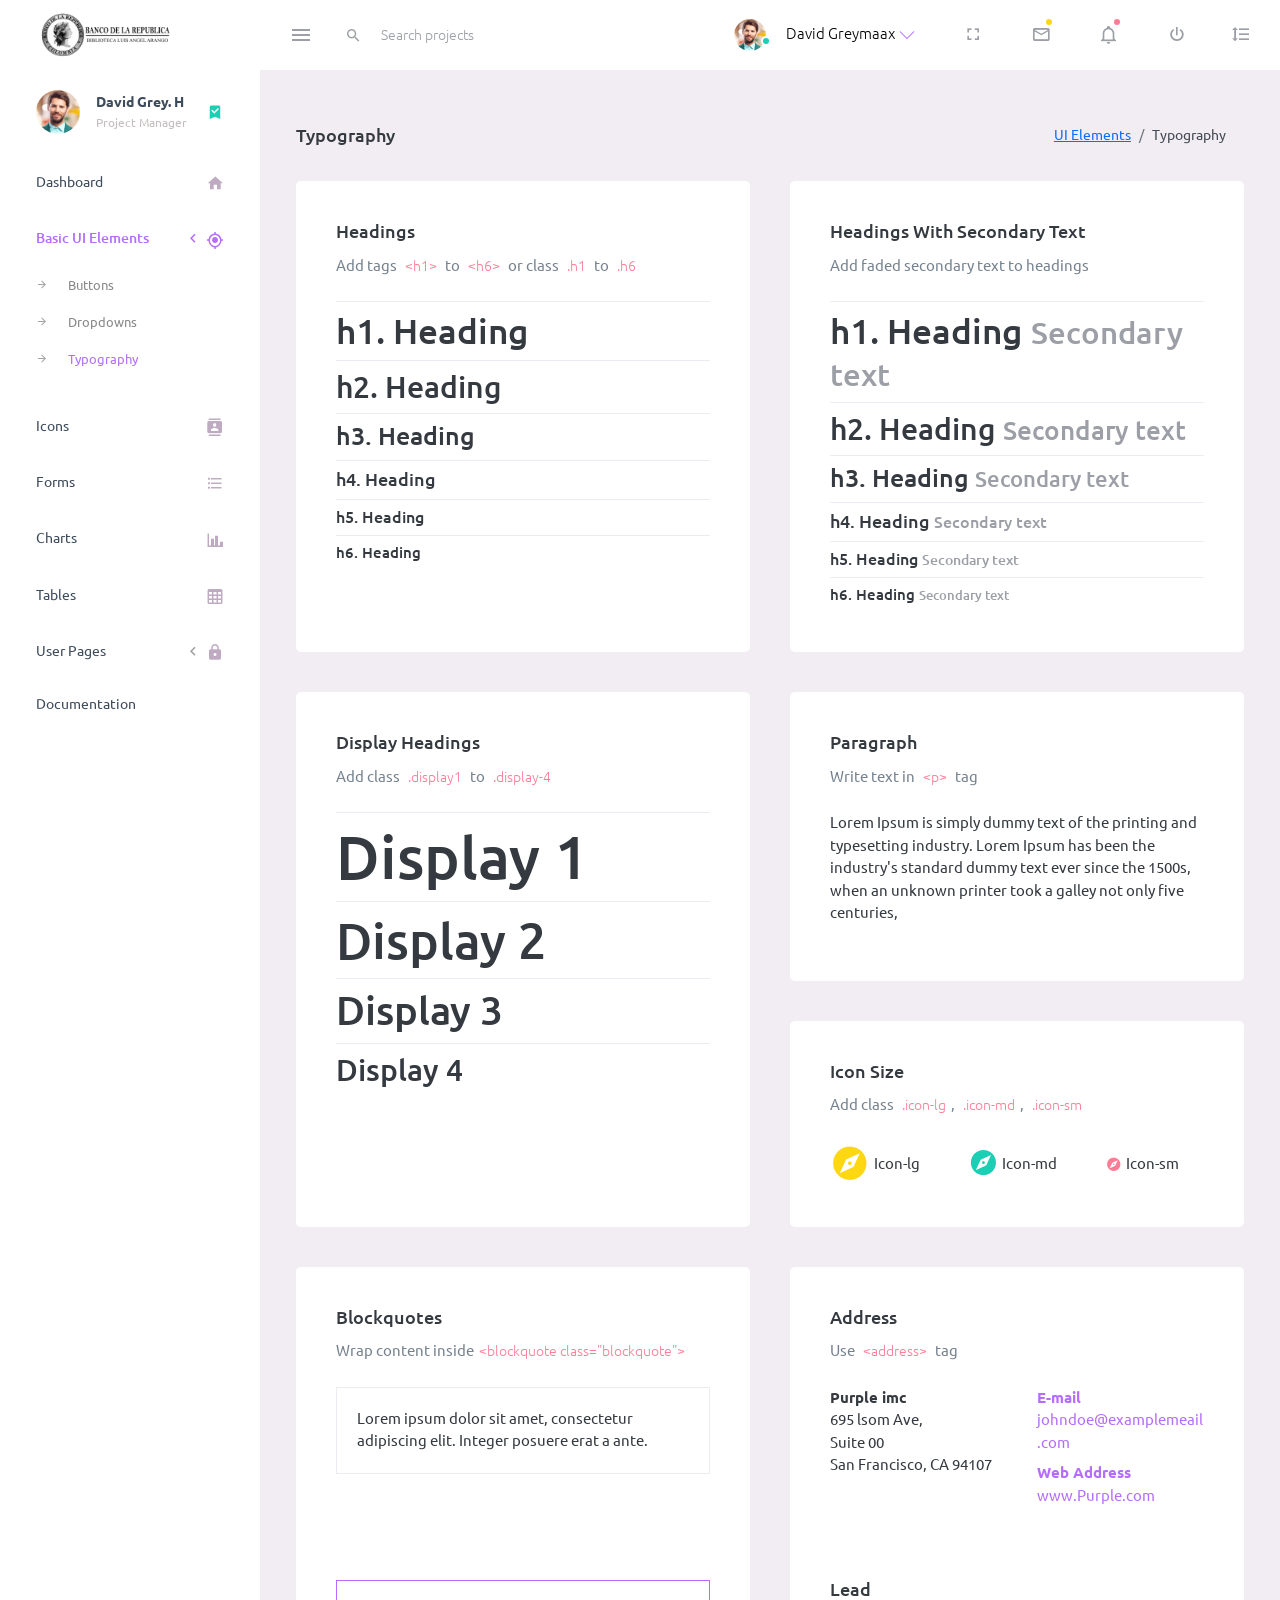
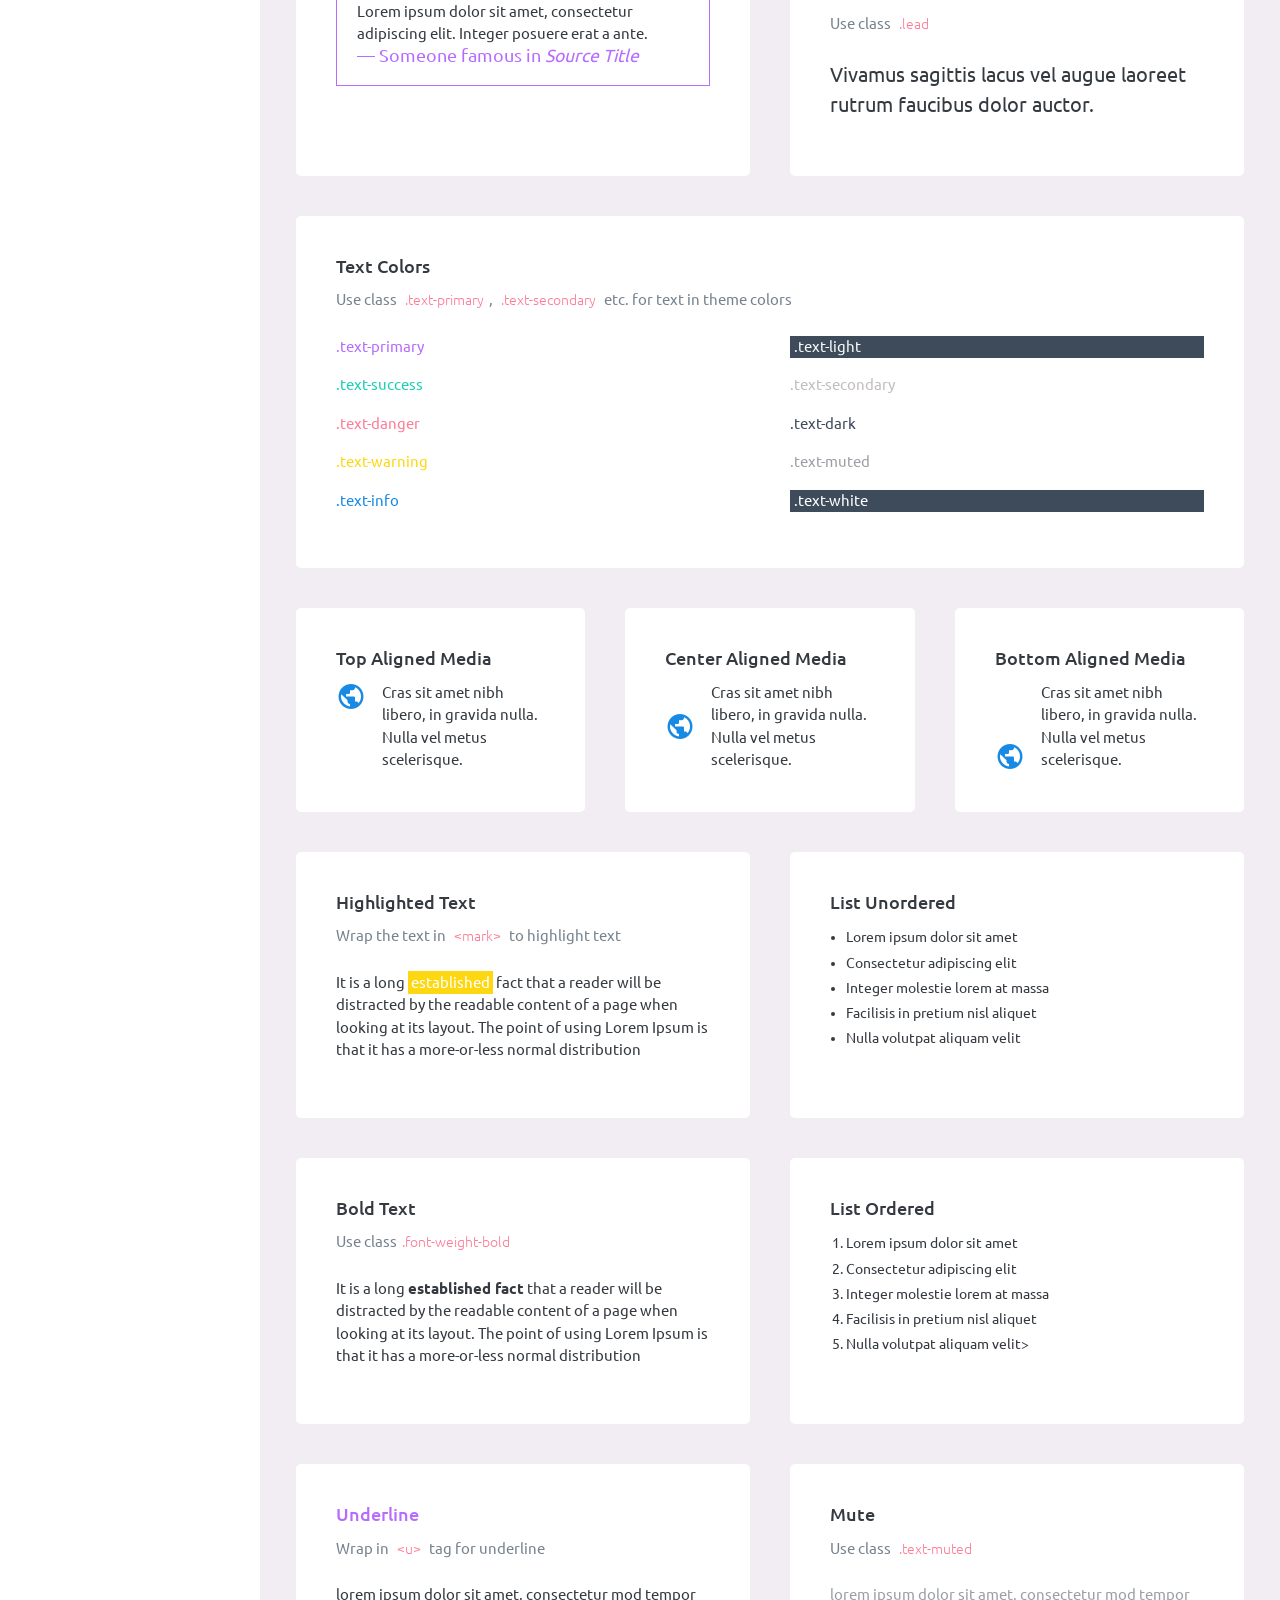
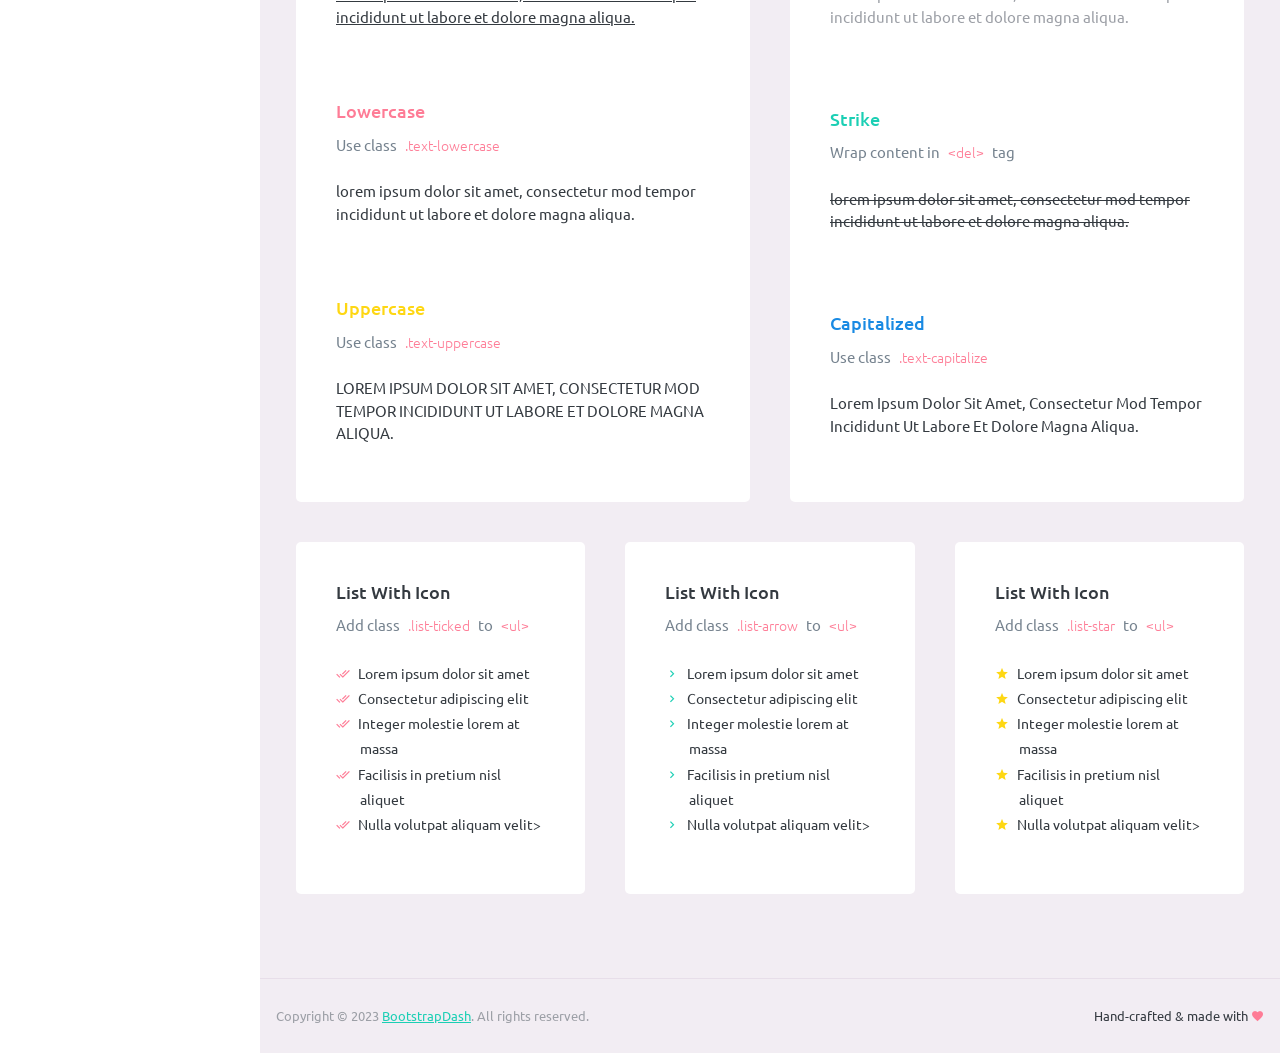
<file: pages/ui-features/typography.html>
<!DOCTYPE html>
<html lang="en">
  <head>
    <!-- Required meta tags -->
    <meta charset="utf-8">
    <meta name="viewport" content="width=device-width, initial-scale=1, shrink-to-fit=no">
    <title>Purple Admin</title>
    <!-- plugins:css -->
    <link rel="stylesheet" href="../../assets/vendors/mdi/css/materialdesignicons.min.css">
    <link rel="stylesheet" href="../../assets/vendors/ti-icons/css/themify-icons.css">
    <link rel="stylesheet" href="../../assets/vendors/css/vendor.bundle.base.css">
    <link rel="stylesheet" href="../../assets/vendors/font-awesome/css/font-awesome.min.css">
    <!-- endinject -->
    <!-- Plugin css for this page -->
    <!-- End Plugin css for this page -->
    <!-- inject:css -->
    <!-- endinject -->
    <!-- Layout styles -->
    <link rel="stylesheet" href="../../assets/css/style.css">
    <!-- End layout styles -->
    <link rel="shortcut icon" href="../../assets/images/favicon.png" />
  </head>
  <body>
    <div class="container-scroller">
      <!-- partial:../../partials/_navbar.html -->
      <nav class="navbar default-layout-navbar col-lg-12 col-12 p-0 fixed-top d-flex flex-row">
        <div class="text-center navbar-brand-wrapper d-flex align-items-center justify-content-start">
          <a class="navbar-brand brand-logo" href="../../index.html"><img src="../../assets/images/logo.svg" alt="logo" /></a>
          <a class="navbar-brand brand-logo-mini" href="../../index.html"><img src="../../assets/images/logo-mini.svg" alt="logo" /></a>
        </div>
        <div class="navbar-menu-wrapper d-flex align-items-stretch">
          <button class="navbar-toggler navbar-toggler align-self-center" type="button" data-toggle="minimize">
            <span class="mdi mdi-menu"></span>
          </button>
          <div class="search-field d-none d-md-block">
            <form class="d-flex align-items-center h-100" action="#">
              <div class="input-group">
                <div class="input-group-prepend bg-transparent">
                  <i class="input-group-text border-0 mdi mdi-magnify"></i>
                </div>
                <input type="text" class="form-control bg-transparent border-0" placeholder="Search projects">
              </div>
            </form>
          </div>
          <ul class="navbar-nav navbar-nav-right">
            <li class="nav-item nav-profile dropdown">
              <a class="nav-link dropdown-toggle" id="profileDropdown" href="#" data-bs-toggle="dropdown" aria-expanded="false">
                <div class="nav-profile-img">
                  <img src="../../assets/images/faces/face1.jpg" alt="image">
                  <span class="availability-status online"></span>
                </div>
                <div class="nav-profile-text">
                  <p class="mb-1 text-black">David Greymaax</p>
                </div>
              </a>
              <div class="dropdown-menu navbar-dropdown" aria-labelledby="profileDropdown">
                <a class="dropdown-item" href="#">
                  <i class="mdi mdi-cached me-2 text-success"></i> Activity Log </a>
                <div class="dropdown-divider"></div>
                <a class="dropdown-item" href="#">
                  <i class="mdi mdi-logout me-2 text-primary"></i> Signout </a>
              </div>
            </li>
            <li class="nav-item d-none d-lg-block full-screen-link">
              <a class="nav-link">
                <i class="mdi mdi-fullscreen" id="fullscreen-button"></i>
              </a>
            </li>
            <li class="nav-item dropdown">
              <a class="nav-link count-indicator dropdown-toggle" id="messageDropdown" href="#" data-bs-toggle="dropdown" aria-expanded="false">
                <i class="mdi mdi-email-outline"></i>
                <span class="count-symbol bg-warning"></span>
              </a>
              <div class="dropdown-menu dropdown-menu-end navbar-dropdown preview-list" aria-labelledby="messageDropdown">
                <h6 class="p-3 mb-0">Messages</h6>
                <div class="dropdown-divider"></div>
                <a class="dropdown-item preview-item">
                  <div class="preview-thumbnail">
                    <img src="../../assets/images/faces/face4.jpg" alt="image" class="profile-pic">
                  </div>
                  <div class="preview-item-content d-flex align-items-start flex-column justify-content-center">
                    <h6 class="preview-subject ellipsis mb-1 font-weight-normal">Mark send you a message</h6>
                    <p class="text-gray mb-0"> 1 Minutes ago </p>
                  </div>
                </a>
                <div class="dropdown-divider"></div>
                <a class="dropdown-item preview-item">
                  <div class="preview-thumbnail">
                    <img src="../../assets/images/faces/face2.jpg" alt="image" class="profile-pic">
                  </div>
                  <div class="preview-item-content d-flex align-items-start flex-column justify-content-center">
                    <h6 class="preview-subject ellipsis mb-1 font-weight-normal">Cregh send you a message</h6>
                    <p class="text-gray mb-0"> 15 Minutes ago </p>
                  </div>
                </a>
                <div class="dropdown-divider"></div>
                <a class="dropdown-item preview-item">
                  <div class="preview-thumbnail">
                    <img src="../../assets/images/faces/face3.jpg" alt="image" class="profile-pic">
                  </div>
                  <div class="preview-item-content d-flex align-items-start flex-column justify-content-center">
                    <h6 class="preview-subject ellipsis mb-1 font-weight-normal">Profile picture updated</h6>
                    <p class="text-gray mb-0"> 18 Minutes ago </p>
                  </div>
                </a>
                <div class="dropdown-divider"></div>
                <h6 class="p-3 mb-0 text-center">4 new messages</h6>
              </div>
            </li>
            <li class="nav-item dropdown">
              <a class="nav-link count-indicator dropdown-toggle" id="notificationDropdown" href="#" data-bs-toggle="dropdown">
                <i class="mdi mdi-bell-outline"></i>
                <span class="count-symbol bg-danger"></span>
              </a>
              <div class="dropdown-menu dropdown-menu-end navbar-dropdown preview-list" aria-labelledby="notificationDropdown">
                <h6 class="p-3 mb-0">Notifications</h6>
                <div class="dropdown-divider"></div>
                <a class="dropdown-item preview-item">
                  <div class="preview-thumbnail">
                    <div class="preview-icon bg-success">
                      <i class="mdi mdi-calendar"></i>
                    </div>
                  </div>
                  <div class="preview-item-content d-flex align-items-start flex-column justify-content-center">
                    <h6 class="preview-subject font-weight-normal mb-1">Event today</h6>
                    <p class="text-gray ellipsis mb-0"> Just a reminder that you have an event today </p>
                  </div>
                </a>
                <div class="dropdown-divider"></div>
                <a class="dropdown-item preview-item">
                  <div class="preview-thumbnail">
                    <div class="preview-icon bg-warning">
                      <i class="mdi mdi-cog"></i>
                    </div>
                  </div>
                  <div class="preview-item-content d-flex align-items-start flex-column justify-content-center">
                    <h6 class="preview-subject font-weight-normal mb-1">Settings</h6>
                    <p class="text-gray ellipsis mb-0"> Update dashboard </p>
                  </div>
                </a>
                <div class="dropdown-divider"></div>
                <a class="dropdown-item preview-item">
                  <div class="preview-thumbnail">
                    <div class="preview-icon bg-info">
                      <i class="mdi mdi-link-variant"></i>
                    </div>
                  </div>
                  <div class="preview-item-content d-flex align-items-start flex-column justify-content-center">
                    <h6 class="preview-subject font-weight-normal mb-1">Launch Admin</h6>
                    <p class="text-gray ellipsis mb-0"> New admin wow! </p>
                  </div>
                </a>
                <div class="dropdown-divider"></div>
                <h6 class="p-3 mb-0 text-center">See all notifications</h6>
              </div>
            </li>
            <li class="nav-item nav-logout d-none d-lg-block">
              <a class="nav-link" href="#">
                <i class="mdi mdi-power"></i>
              </a>
            </li>
            <li class="nav-item nav-settings d-none d-lg-block">
              <a class="nav-link" href="#">
                <i class="mdi mdi-format-line-spacing"></i>
              </a>
            </li>
          </ul>
          <button class="navbar-toggler navbar-toggler-right d-lg-none align-self-center" type="button" data-toggle="offcanvas">
            <span class="mdi mdi-menu"></span>
          </button>
        </div>
      </nav>
      <!-- partial -->
      <div class="container-fluid page-body-wrapper">
        <!-- partial:../../partials/_sidebar.html -->
        <nav class="sidebar sidebar-offcanvas" id="sidebar">
          <ul class="nav">
            <li class="nav-item nav-profile">
              <a href="#" class="nav-link">
                <div class="nav-profile-image">
                  <img src="../../assets/images/faces/face1.jpg" alt="profile" />
                  <span class="login-status online"></span>
                  <!--change to offline or busy as needed-->
                </div>
                <div class="nav-profile-text d-flex flex-column">
                  <span class="font-weight-bold mb-2">David Grey. H</span>
                  <span class="text-secondary text-small">Project Manager</span>
                </div>
                <i class="mdi mdi-bookmark-check text-success nav-profile-badge"></i>
              </a>
            </li>
            <li class="nav-item">
              <a class="nav-link" href="../../index.html">
                <span class="menu-title">Dashboard</span>
                <i class="mdi mdi-home menu-icon"></i>
              </a>
            </li>
            <li class="nav-item">
              <a class="nav-link" data-bs-toggle="collapse" href="#ui-basic" aria-expanded="false" aria-controls="ui-basic">
                <span class="menu-title">Basic UI Elements</span>
                <i class="menu-arrow"></i>
                <i class="mdi mdi-crosshairs-gps menu-icon"></i>
              </a>
              <div class="collapse" id="ui-basic">
                <ul class="nav flex-column sub-menu">
                  <li class="nav-item">
                    <a class="nav-link" href="../../pages/ui-features/buttons.html">Buttons</a>
                  </li>
                  <li class="nav-item">
                    <a class="nav-link" href="../../pages/ui-features/dropdowns.html">Dropdowns</a>
                  </li>
                  <li class="nav-item">
                    <a class="nav-link" href="../../pages/ui-features/typography.html">Typography</a>
                  </li>
                </ul>
              </div>
            </li>
            <li class="nav-item">
              <a class="nav-link" data-bs-toggle="collapse" href="#icons" aria-expanded="false" aria-controls="icons">
                <span class="menu-title">Icons</span>
                <i class="mdi mdi-contacts menu-icon"></i>
              </a>
              <div class="collapse" id="icons">
                <ul class="nav flex-column sub-menu">
                  <li class="nav-item">
                    <a class="nav-link" href="../../pages/icons/font-awesome.html">Font Awesome</a>
                  </li>
                </ul>
              </div>
            </li>
            <li class="nav-item">
              <a class="nav-link" data-bs-toggle="collapse" href="#forms" aria-expanded="false" aria-controls="forms">
                <span class="menu-title">Forms</span>
                <i class="mdi mdi-format-list-bulleted menu-icon"></i>
              </a>
              <div class="collapse" id="forms">
                <ul class="nav flex-column sub-menu">
                  <li class="nav-item">
                    <a class="nav-link" href="../../pages/forms/basic_elements.html">Form Elements</a>
                  </li>
                </ul>
              </div>
            </li>
            <li class="nav-item">
              <a class="nav-link" data-bs-toggle="collapse" href="#charts" aria-expanded="false" aria-controls="charts">
                <span class="menu-title">Charts</span>
                <i class="mdi mdi-chart-bar menu-icon"></i>
              </a>
              <div class="collapse" id="charts">
                <ul class="nav flex-column sub-menu">
                  <li class="nav-item">
                    <a class="nav-link" href="../../pages/charts/chartjs.html">ChartJs</a>
                  </li>
                  <li class="nav-item">
                    <a class="nav-link" href="../../pages/charts/banrep.html">Banrep</a>
                  </li>
                  <li class="nav-item">
                    <a class="nav-link" href="../../pages/charts/cultural.html">Cultural</a>
                  </li>
                  <li class="nav-item">
                    <a class="nav-link" href="../../pages/charts/investigacion.html">Investigación</a>
                  </li>
                </ul>
              </div>
            </li>
            <li class="nav-item">
              <a class="nav-link" data-bs-toggle="collapse" href="#tables" aria-expanded="false" aria-controls="tables">
                <span class="menu-title">Tables</span>
                <i class="mdi mdi-table-large menu-icon"></i>
              </a>
              <div class="collapse" id="tables">
                <ul class="nav flex-column sub-menu">
                  <li class="nav-item">
                    <a class="nav-link" href="../../pages/tables/basic-table.html">Basic table</a>
                  </li>
                </ul>
              </div>
            </li>
            <li class="nav-item">
              <a class="nav-link" data-bs-toggle="collapse" href="#auth" aria-expanded="false" aria-controls="auth">
                <span class="menu-title">User Pages</span>
                <i class="menu-arrow"></i>
                <i class="mdi mdi-lock menu-icon"></i>
              </a>
              <div class="collapse" id="auth">
                <ul class="nav flex-column sub-menu">
                  <li class="nav-item">
                    <a class="nav-link" href="../../pages/samples/blank-page.html"> Blank Page </a>
                  </li>
                  <li class="nav-item">
                    <a class="nav-link" href="../../pages/samples/login.html"> Login </a>
                  </li>
                  <li class="nav-item">
                    <a class="nav-link" href="../../pages/samples/register.html"> Register </a>
                  </li>
                  <li class="nav-item">
                    <a class="nav-link" href="../../pages/samples/error-404.html"> 404 </a>
                  </li>
                  <li class="nav-item">
                    <a class="nav-link" href="../../pages/samples/error-500.html"> 500 </a>
                  </li>
                </ul>
              </div>
            </li>
            <li class="nav-item">
              <a class="nav-link" href="../../docs/documentation.html" target="_blank">
                <span class="menu-title">Documentation</span>
                <i class="mdi mdi-file-document-box menu-icon"></i>
              </a>
            </li>
          </ul>
        </nav>
        <!-- partial -->
        <div class="main-panel">
          <div class="content-wrapper">
            <div class="page-header">
              <h3 class="page-title"> Typography </h3>
              <nav aria-label="breadcrumb">
                <ol class="breadcrumb">
                  <li class="breadcrumb-item"><a href="#">UI Elements</a></li>
                  <li class="breadcrumb-item active" aria-current="page">Typography</li>
                </ol>
              </nav>
            </div>
            <div class="row">
              <div class="col-md-6 grid-margin stretch-card">
                <div class="card">
                  <div class="card-body">
                    <h4 class="card-title">Headings</h4>
                    <p class="card-description"> Add tags <code>&lt;h1&gt;</code> to <code>&lt;h6&gt;</code> or class <code>.h1</code> to <code>.h6</code>
                    </p>
                    <div class="template-demo">
                      <h1>h1. Heading</h1>
                      <h2>h2. Heading</h2>
                      <h3>h3. Heading</h3>
                      <h4>h4. Heading</h4>
                      <h5>h5. Heading</h5>
                      <h6>h6. Heading</h6>
                    </div>
                  </div>
                </div>
              </div>
              <div class="col-md-6 grid-margin stretch-card">
                <div class="card">
                  <div class="card-body">
                    <h4 class="card-title">Headings with secondary text</h4>
                    <p class="card-description"> Add faded secondary text to headings </p>
                    <div class="template-demo">
                      <h1> h1. Heading <small class="text-muted"> Secondary text </small>
                      </h1>
                      <h2> h2. Heading <small class="text-muted"> Secondary text </small>
                      </h2>
                      <h3> h3. Heading <small class="text-muted"> Secondary text </small>
                      </h3>
                      <h4> h4. Heading <small class="text-muted"> Secondary text </small>
                      </h4>
                      <h5> h5. Heading <small class="text-muted"> Secondary text </small>
                      </h5>
                      <h6> h6. Heading <small class="text-muted"> Secondary text </small>
                      </h6>
                    </div>
                  </div>
                </div>
              </div>
              <div class="col-md-6 grid-margin stretch-card">
                <div class="card">
                  <div class="card-body">
                    <h4 class="card-title">Display headings</h4>
                    <p class="card-description"> Add class <code>.display1</code> to <code>.display-4</code>
                    </p>
                    <div class="template-demo">
                      <h1 class="display-1">Display 1</h1>
                      <h1 class="display-2">Display 2</h1>
                      <h1 class="display-3">Display 3</h1>
                      <h1 class="display-4">Display 4</h1>
                    </div>
                  </div>
                </div>
              </div>
              <div class="col-md-6 d-flex align-items-stretch">
                <div class="row">
                  <div class="col-md-12 grid-margin stretch-card">
                    <div class="card">
                      <div class="card-body">
                        <h4 class="card-title">Paragraph</h4>
                        <p class="card-description"> Write text in <code>&lt;p&gt;</code> tag </p>
                        <p> Lorem Ipsum is simply dummy text of the printing and typesetting industry. Lorem Ipsum has been the industry's standard dummy text ever since the 1500s, when an unknown printer took a galley not only five centuries, </p>
                      </div>
                    </div>
                  </div>
                  <div class="col-md-12 grid-margin stretch-card">
                    <div class="card">
                      <div class="card-body">
                        <h4 class="card-title">Icon size</h4>
                        <p class="card-description"> Add class <code>.icon-lg</code>, <code>.icon-md</code>, <code>.icon-sm</code>
                        </p>
                        <div class="row">
                          <div class="col-md-4 d-flex align-items-center">
                            <div class="d-flex flex-row align-items-center">
                              <i class="mdi mdi-compass icon-lg text-warning"></i>
                              <p class="mb-0 ms-1"> Icon-lg </p>
                            </div>
                          </div>
                          <div class="col-md-4 d-flex align-items-center">
                            <div class="d-flex flex-row align-items-center">
                              <i class="mdi mdi-compass icon-md text-success"></i>
                              <p class="mb-0 ms-1"> Icon-md </p>
                            </div>
                          </div>
                          <div class="col-md-4 d-flex align-items-center">
                            <div class="d-flex flex-row align-items-center">
                              <i class="mdi mdi-compass icon-sm text-danger"></i>
                              <p class="mb-0 ms-1"> Icon-sm </p>
                            </div>
                          </div>
                        </div>
                      </div>
                    </div>
                  </div>
                </div>
              </div>
              <div class="col-md-6 grid-margin stretch-card">
                <div class="card">
                  <div class="card-body">
                    <h4 class="card-title">Blockquotes</h4>
                    <p class="card-description"> Wrap content inside<code>&lt;blockquote class="blockquote"&gt;</code>
                    </p>
                    <blockquote class="blockquote">
                      <p class="mb-0">Lorem ipsum dolor sit amet, consectetur adipiscing elit. Integer posuere erat a ante.</p>
                    </blockquote>
                  </div>
                  <div class="card-body">
                    <blockquote class="blockquote blockquote-primary">
                      <p>Lorem ipsum dolor sit amet, consectetur adipiscing elit. Integer posuere erat a ante.</p>
                      <footer class="blockquote-footer">Someone famous in <cite title="Source Title">Source Title</cite>
                      </footer>
                    </blockquote>
                  </div>
                </div>
              </div>
              <div class="col-md-6 grid-margin stretch-card">
                <div class="card">
                  <div class="card-body">
                    <h4 class="card-title">Address</h4>
                    <p class="card-description"> Use <code>&lt;address&gt;</code> tag </p>
                    <div class="row">
                      <div class="col-md-6">
                        <address>
                          <p class="font-weight-bold">Purple imc</p>
                          <p> 695 lsom Ave, </p>
                          <p> Suite 00 </p>
                          <p> San Francisco, CA 94107 </p>
                        </address>
                      </div>
                      <div class="col-md-6">
                        <address class="text-primary">
                          <p class="font-weight-bold"> E-mail </p>
                          <p class="mb-2"> johndoe@examplemeail.com </p>
                          <p class="font-weight-bold"> Web Address </p>
                          <p> www.Purple.com </p>
                        </address>
                      </div>
                    </div>
                  </div>
                  <div class="card-body">
                    <h4 class="card-title">Lead</h4>
                    <p class="card-description"> Use class <code>.lead</code>
                    </p>
                    <p class="lead"> Vivamus sagittis lacus vel augue laoreet rutrum faucibus dolor auctor. </p>
                  </div>
                </div>
              </div>
              <div class="col-md-12 grid-margin">
                <div class="card">
                  <div class="card-body">
                    <h4 class="card-title">Text colors</h4>
                    <p class="card-description"> Use class <code>.text-primary</code>, <code>.text-secondary</code> etc. for text in theme colors </p>
                    <div class="row">
                      <div class="col-md-6">
                        <p class="text-primary">.text-primary</p>
                        <p class="text-success">.text-success</p>
                        <p class="text-danger">.text-danger</p>
                        <p class="text-warning">.text-warning</p>
                        <p class="text-info">.text-info</p>
                      </div>
                      <div class="col-md-6">
                        <p class="text-light bg-dark ps-1">.text-light</p>
                        <p class="text-secondary">.text-secondary</p>
                        <p class="text-dark">.text-dark</p>
                        <p class="text-muted">.text-muted</p>
                        <p class="text-white bg-dark ps-1">.text-white</p>
                      </div>
                    </div>
                  </div>
                </div>
              </div>
              <div class="col-md-4 grid-margin stretch-card">
                <div class="card">
                  <div class="card-body">
                    <h4 class="card-title">Top aligned media</h4>
                    <div class="media">
                      <i class="mdi mdi-earth icon-md text-info d-flex align-self-start me-3"></i>
                      <div class="media-body">
                        <p class="card-text">Cras sit amet nibh libero, in gravida nulla. Nulla vel metus scelerisque.</p>
                      </div>
                    </div>
                  </div>
                </div>
              </div>
              <div class="col-md-4 grid-margin stretch-card">
                <div class="card">
                  <div class="card-body">
                    <h4 class="card-title">Center aligned media</h4>
                    <div class="media">
                      <i class="mdi mdi-earth icon-md text-info d-flex align-self-center me-3"></i>
                      <div class="media-body">
                        <p class="card-text">Cras sit amet nibh libero, in gravida nulla. Nulla vel metus scelerisque.</p>
                      </div>
                    </div>
                  </div>
                </div>
              </div>
              <div class="col-md-4 grid-margin stretch-card">
                <div class="card">
                  <div class="card-body">
                    <h4 class="card-title">Bottom aligned media</h4>
                    <div class="media">
                      <i class="mdi mdi-earth icon-md text-info d-flex align-self-end me-3"></i>
                      <div class="media-body">
                        <p class="card-text">Cras sit amet nibh libero, in gravida nulla. Nulla vel metus scelerisque.</p>
                      </div>
                    </div>
                  </div>
                </div>
              </div>
              <div class="col-md-6 grid-margin stretch-card">
                <div class="card">
                  <div class="card-body">
                    <h4 class="card-title">Highlighted Text</h4>
                    <p class="card-description"> Wrap the text in <code>&lt;mark&gt;</code> to highlight text </p>
                    <p> It is a long <mark class="bg-warning text-white">established</mark> fact that a reader will be distracted by the readable content of a page when looking at its layout. The point of using Lorem Ipsum is that it has a more-or-less normal distribution </p>
                  </div>
                </div>
              </div>
              <div class="col-md-6 grid-margin stretch-card">
                <div class="card">
                  <div class="card-body">
                    <h4 class="card-title">List Unordered</h4>
                    <ul>
                      <li>Lorem ipsum dolor sit amet</li>
                      <li>Consectetur adipiscing elit</li>
                      <li>Integer molestie lorem at massa</li>
                      <li>Facilisis in pretium nisl aliquet</li>
                      <li>Nulla volutpat aliquam velit</li>
                    </ul>
                  </div>
                </div>
              </div>
              <div class="col-md-6 grid-margin stretch-card">
                <div class="card">
                  <div class="card-body">
                    <h4 class="card-title">Bold text</h4>
                    <p class="card-description"> Use class<code>.font-weight-bold</code>
                    </p>
                    <p> It is a long <span class="font-weight-bold">established fact</span> that a reader will be distracted by the readable content of a page when looking at its layout. The point of using Lorem Ipsum is that it has a more-or-less normal distribution </p>
                  </div>
                </div>
              </div>
              <div class="col-md-6 grid-margin stretch-card">
                <div class="card">
                  <div class="card-body">
                    <h4 class="card-title">List Ordered</h4>
                    <ol>
                      <li>Lorem ipsum dolor sit amet</li>
                      <li>Consectetur adipiscing elit</li>
                      <li>Integer molestie lorem at massa</li>
                      <li>Facilisis in pretium nisl aliquet</li>
                      <li>Nulla volutpat aliquam velit></li>
                    </ol>
                  </div>
                </div>
              </div>
              <div class="col-md-6 grid-margin stretch-card">
                <div class="card">
                  <div class="card-body">
                    <h4 class="card-title text-primary">Underline</h4>
                    <p class="card-description"> Wrap in <code>&lt;u&gt;</code> tag for underline </p>
                    <p>
                      <u>lorem ipsum dolor sit amet, consectetur mod tempor incididunt ut labore et dolore magna aliqua.</u>
                    </p>
                  </div>
                  <div class="card-body">
                    <h4 class="card-title text-danger">Lowercase</h4>
                    <p class="card-description"> Use class <code>.text-lowercase</code>
                    </p>
                    <p class="text-lowercase"> lorem ipsum dolor sit amet, consectetur mod tempor incididunt ut labore et dolore magna aliqua. </p>
                  </div>
                  <div class="card-body">
                    <h4 class="card-title text-warning">Uppercase</h4>
                    <p class="card-description"> Use class <code>.text-uppercase</code>
                    </p>
                    <p class="text-uppercase"> lorem ipsum dolor sit amet, consectetur mod tempor incididunt ut labore et dolore magna aliqua. </p>
                  </div>
                </div>
              </div>
              <div class="col-md-6 grid-margin stretch-card">
                <div class="card">
                  <div class="card-body">
                    <h4 class="card-title">Mute</h4>
                    <p class="card-description"> Use class <code>.text-muted</code>
                    </p>
                    <p class="text-muted"> lorem ipsum dolor sit amet, consectetur mod tempor incididunt ut labore et dolore magna aliqua. </p>
                  </div>
                  <div class="card-body">
                    <h4 class="card-title text-success">Strike</h4>
                    <p class="card-description"> Wrap content in <code>&lt;del&gt;</code> tag </p>
                    <p>
                      <del> lorem ipsum dolor sit amet, consectetur mod tempor incididunt ut labore et dolore magna aliqua. </del>
                    </p>
                  </div>
                  <div class="card-body">
                    <h4 class="card-title text-info">Capitalized</h4>
                    <p class="card-description"> Use class <code>.text-capitalize</code>
                    </p>
                    <p class="text-capitalize"> lorem ipsum dolor sit amet, consectetur mod tempor incididunt ut labore et dolore magna aliqua. </p>
                  </div>
                </div>
              </div>
              <div class="col-md-4 grid-margin stretch-card">
                <div class="card">
                  <div class="card-body">
                    <h4 class="card-title">List with icon</h4>
                    <p class="card-description">Add class <code>.list-ticked</code> to <code>&lt;ul&gt;</code></p>
                    <ul class="list-ticked">
                      <li>Lorem ipsum dolor sit amet</li>
                      <li>Consectetur adipiscing elit</li>
                      <li>Integer molestie lorem at massa</li>
                      <li>Facilisis in pretium nisl aliquet</li>
                      <li>Nulla volutpat aliquam velit></li>
                    </ul>
                  </div>
                </div>
              </div>
              <div class="col-md-4 grid-margin stretch-card">
                <div class="card">
                  <div class="card-body">
                    <h4 class="card-title">List with icon</h4>
                    <p class="card-description">Add class <code>.list-arrow</code> to <code>&lt;ul&gt;</code></p>
                    <ul class="list-arrow">
                      <li>Lorem ipsum dolor sit amet</li>
                      <li>Consectetur adipiscing elit</li>
                      <li>Integer molestie lorem at massa</li>
                      <li>Facilisis in pretium nisl aliquet</li>
                      <li>Nulla volutpat aliquam velit></li>
                    </ul>
                  </div>
                </div>
              </div>
              <div class="col-md-4 grid-margin stretch-card">
                <div class="card">
                  <div class="card-body">
                    <h4 class="card-title">List with icon</h4>
                    <p class="card-description">Add class <code>.list-star</code> to <code>&lt;ul&gt;</code></p>
                    <ul class="list-star">
                      <li>Lorem ipsum dolor sit amet</li>
                      <li>Consectetur adipiscing elit</li>
                      <li>Integer molestie lorem at massa</li>
                      <li>Facilisis in pretium nisl aliquet</li>
                      <li>Nulla volutpat aliquam velit></li>
                    </ul>
                  </div>
                </div>
              </div>
            </div>
          </div>
          <!-- content-wrapper ends -->
          <!-- partial:../../partials/_footer.html -->
          <footer class="footer">
            <div class="d-sm-flex justify-content-center justify-content-sm-between">
              <span class="text-muted text-center text-sm-left d-block d-sm-inline-block">Copyright © 2023 <a href="https://www.bootstrapdash.com/" target="_blank">BootstrapDash</a>. All rights reserved.</span>
              <span class="float-none float-sm-right d-block mt-1 mt-sm-0 text-center">Hand-crafted & made with <i class="mdi mdi-heart text-danger"></i></span>
            </div>
          </footer>
          <!-- partial -->
        </div>
        <!-- main-panel ends -->
      </div>
      <!-- page-body-wrapper ends -->
    </div>
    <!-- container-scroller -->
    <!-- plugins:js -->
    <script src="../../assets/vendors/js/vendor.bundle.base.js"></script>
    <!-- endinject -->
    <!-- Plugin js for this page -->
    <!-- End plugin js for this page -->
    <!-- inject:js -->
    <script src="../../assets/js/off-canvas.js"></script>
    <script src="../../assets/js/misc.js"></script>
    <script src="../../assets/js/settings.js"></script>
    <script src="../../assets/js/todolist.js"></script>
    <script src="../../assets/js/jquery.cookie.js"></script>
    <!-- endinject -->
  </body>
</html>
</file>
<file: assets/vendors/ti-icons/css/themify-icons.css>
@font-face {
	font-family: 'themify';
	src:url('../fonts/themify.eot');
	src:url('../fonts/themify.eot?#iefix') format('embedded-opentype'),
		url('../fonts/themify.woff') format('woff'),
		url('../fonts/themify.ttf') format('truetype'),
		url('../fonts/themify.svg') format('svg');
	font-weight: normal;
	font-style: normal;
}

[class^="ti-"], [class*=" ti-"] {
	font-family: 'themify';
	speak: none;
	font-style: normal;
	font-weight: normal;
	font-variant: normal;
	text-transform: none;
	line-height: 1;

	/* Better Font Rendering =========== */
	-webkit-font-smoothing: antialiased;
	-moz-osx-font-smoothing: grayscale;
}

.ti-wand:before {
	content: "\e600";
}
.ti-volume:before {
	content: "\e601";
}
.ti-user:before {
	content: "\e602";
}
.ti-unlock:before {
	content: "\e603";
}
.ti-unlink:before {
	content: "\e604";
}
.ti-trash:before {
	content: "\e605";
}
.ti-thought:before {
	content: "\e606";
}
.ti-target:before {
	content: "\e607";
}
.ti-tag:before {
	content: "\e608";
}
.ti-tablet:before {
	content: "\e609";
}
.ti-star:before {
	content: "\e60a";
}
.ti-spray:before {
	content: "\e60b";
}
.ti-signal:before {
	content: "\e60c";
}
.ti-shopping-cart:before {
	content: "\e60d";
}
.ti-shopping-cart-full:before {
	content: "\e60e";
}
.ti-settings:before {
	content: "\e60f";
}
.ti-search:before {
	content: "\e610";
}
.ti-zoom-in:before {
	content: "\e611";
}
.ti-zoom-out:before {
	content: "\e612";
}
.ti-cut:before {
	content: "\e613";
}
.ti-ruler:before {
	content: "\e614";
}
.ti-ruler-pencil:before {
	content: "\e615";
}
.ti-ruler-alt:before {
	content: "\e616";
}
.ti-bookmark:before {
	content: "\e617";
}
.ti-bookmark-alt:before {
	content: "\e618";
}
.ti-reload:before {
	content: "\e619";
}
.ti-plus:before {
	content: "\e61a";
}
.ti-pin:before {
	content: "\e61b";
}
.ti-pencil:before {
	content: "\e61c";
}
.ti-pencil-alt:before {
	content: "\e61d";
}
.ti-paint-roller:before {
	content: "\e61e";
}
.ti-paint-bucket:before {
	content: "\e61f";
}
.ti-na:before {
	content: "\e620";
}
.ti-mobile:before {
	content: "\e621";
}
.ti-minus:before {
	content: "\e622";
}
.ti-medall:before {
	content: "\e623";
}
.ti-medall-alt:before {
	content: "\e624";
}
.ti-marker:before {
	content: "\e625";
}
.ti-marker-alt:before {
	content: "\e626";
}
.ti-arrow-up:before {
	content: "\e627";
}
.ti-arrow-right:before {
	content: "\e628";
}
.ti-arrow-left:before {
	content: "\e629";
}
.ti-arrow-down:before {
	content: "\e62a";
}
.ti-lock:before {
	content: "\e62b";
}
.ti-location-arrow:before {
	content: "\e62c";
}
.ti-link:before {
	content: "\e62d";
}
.ti-layout:before {
	content: "\e62e";
}
.ti-layers:before {
	content: "\e62f";
}
.ti-layers-alt:before {
	content: "\e630";
}
.ti-key:before {
	content: "\e631";
}
.ti-import:before {
	content: "\e632";
}
.ti-image:before {
	content: "\e633";
}
.ti-heart:before {
	content: "\e634";
}
.ti-heart-broken:before {
	content: "\e635";
}
.ti-hand-stop:before {
	content: "\e636";
}
.ti-hand-open:before {
	content: "\e637";
}
.ti-hand-drag:before {
	content: "\e638";
}
.ti-folder:before {
	content: "\e639";
}
.ti-flag:before {
	content: "\e63a";
}
.ti-flag-alt:before {
	content: "\e63b";
}
.ti-flag-alt-2:before {
	content: "\e63c";
}
.ti-eye:before {
	content: "\e63d";
}
.ti-export:before {
	content: "\e63e";
}
.ti-exchange-vertical:before {
	content: "\e63f";
}
.ti-desktop:before {
	content: "\e640";
}
.ti-cup:before {
	content: "\e641";
}
.ti-crown:before {
	content: "\e642";
}
.ti-comments:before {
	content: "\e643";
}
.ti-comment:before {
	content: "\e644";
}
.ti-comment-alt:before {
	content: "\e645";
}
.ti-close:before {
	content: "\e646";
}
.ti-clip:before {
	content: "\e647";
}
.ti-angle-up:before {
	content: "\e648";
}
.ti-angle-right:before {
	content: "\e649";
}
.ti-angle-left:before {
	content: "\e64a";
}
.ti-angle-down:before {
	content: "\e64b";
}
.ti-check:before {
	content: "\e64c";
}
.ti-check-box:before {
	content: "\e64d";
}
.ti-camera:before {
	content: "\e64e";
}
.ti-announcement:before {
	content: "\e64f";
}
.ti-brush:before {
	content: "\e650";
}
.ti-briefcase:before {
	content: "\e651";
}
.ti-bolt:before {
	content: "\e652";
}
.ti-bolt-alt:before {
	content: "\e653";
}
.ti-blackboard:before {
	content: "\e654";
}
.ti-bag:before {
	content: "\e655";
}
.ti-move:before {
	content: "\e656";
}
.ti-arrows-vertical:before {
	content: "\e657";
}
.ti-arrows-horizontal:before {
	content: "\e658";
}
.ti-fullscreen:before {
	content: "\e659";
}
.ti-arrow-top-right:before {
	content: "\e65a";
}
.ti-arrow-top-left:before {
	content: "\e65b";
}
.ti-arrow-circle-up:before {
	content: "\e65c";
}
.ti-arrow-circle-right:before {
	content: "\e65d";
}
.ti-arrow-circle-left:before {
	content: "\e65e";
}
.ti-arrow-circle-down:before {
	content: "\e65f";
}
.ti-angle-double-up:before {
	content: "\e660";
}
.ti-angle-double-right:before {
	content: "\e661";
}
.ti-angle-double-left:before {
	content: "\e662";
}
.ti-angle-double-down:before {
	content: "\e663";
}
.ti-zip:before {
	content: "\e664";
}
.ti-world:before {
	content: "\e665";
}
.ti-wheelchair:before {
	content: "\e666";
}
.ti-view-list:before {
	content: "\e667";
}
.ti-view-list-alt:before {
	content: "\e668";
}
.ti-view-grid:before {
	content: "\e669";
}
.ti-uppercase:before {
	content: "\e66a";
}
.ti-upload:before {
	content: "\e66b";
}
.ti-underline:before {
	content: "\e66c";
}
.ti-truck:before {
	content: "\e66d";
}
.ti-timer:before {
	content: "\e66e";
}
.ti-ticket:before {
	content: "\e66f";
}
.ti-thumb-up:before {
	content: "\e670";
}
.ti-thumb-down:before {
	content: "\e671";
}
.ti-text:before {
	content: "\e672";
}
.ti-stats-up:before {
	content: "\e673";
}
.ti-stats-down:before {
	content: "\e674";
}
.ti-split-v:before {
	content: "\e675";
}
.ti-split-h:before {
	content: "\e676";
}
.ti-smallcap:before {
	content: "\e677";
}
.ti-shine:before {
	content: "\e678";
}
.ti-shift-right:before {
	content: "\e679";
}
.ti-shift-left:before {
	content: "\e67a";
}
.ti-shield:before {
	content: "\e67b";
}
.ti-notepad:before {
	content: "\e67c";
}
.ti-server:before {
	content: "\e67d";
}
.ti-quote-right:before {
	content: "\e67e";
}
.ti-quote-left:before {
	content: "\e67f";
}
.ti-pulse:before {
	content: "\e680";
}
.ti-printer:before {
	content: "\e681";
}
.ti-power-off:before {
	content: "\e682";
}
.ti-plug:before {
	content: "\e683";
}
.ti-pie-chart:before {
	content: "\e684";
}
.ti-paragraph:before {
	content: "\e685";
}
.ti-panel:before {
	content: "\e686";
}
.ti-package:before {
	content: "\e687";
}
.ti-music:before {
	content: "\e688";
}
.ti-music-alt:before {
	content: "\e689";
}
.ti-mouse:before {
	content: "\e68a";
}
.ti-mouse-alt:before {
	content: "\e68b";
}
.ti-money:before {
	content: "\e68c";
}
.ti-microphone:before {
	content: "\e68d";
}
.ti-menu:before {
	content: "\e68e";
}
.ti-menu-alt:before {
	content: "\e68f";
}
.ti-map:before {
	content: "\e690";
}
.ti-map-alt:before {
	content: "\e691";
}
.ti-loop:before {
	content: "\e692";
}
.ti-location-pin:before {
	content: "\e693";
}
.ti-list:before {
	content: "\e694";
}
.ti-light-bulb:before {
	content: "\e695";
}
.ti-Italic:before {
	content: "\e696";
}
.ti-info:before {
	content: "\e697";
}
.ti-infinite:before {
	content: "\e698";
}
.ti-id-badge:before {
	content: "\e699";
}
.ti-hummer:before {
	content: "\e69a";
}
.ti-home:before {
	content: "\e69b";
}
.ti-help:before {
	content: "\e69c";
}
.ti-headphone:before {
	content: "\e69d";
}
.ti-harddrives:before {
	content: "\e69e";
}
.ti-harddrive:before {
	content: "\e69f";
}
.ti-gift:before {
	content: "\e6a0";
}
.ti-game:before {
	content: "\e6a1";
}
.ti-filter:before {
	content: "\e6a2";
}
.ti-files:before {
	content: "\e6a3";
}
.ti-file:before {
	content: "\e6a4";
}
.ti-eraser:before {
	content: "\e6a5";
}
.ti-envelope:before {
	content: "\e6a6";
}
.ti-download:before {
	content: "\e6a7";
}
.ti-direction:before {
	content: "\e6a8";
}
.ti-direction-alt:before {
	content: "\e6a9";
}
.ti-dashboard:before {
	content: "\e6aa";
}
.ti-control-stop:before {
	content: "\e6ab";
}
.ti-control-shuffle:before {
	content: "\e6ac";
}
.ti-control-play:before {
	content: "\e6ad";
}
.ti-control-pause:before {
	content: "\e6ae";
}
.ti-control-forward:before {
	content: "\e6af";
}
.ti-control-backward:before {
	content: "\e6b0";
}
.ti-cloud:before {
	content: "\e6b1";
}
.ti-cloud-up:before {
	content: "\e6b2";
}
.ti-cloud-down:before {
	content: "\e6b3";
}
.ti-clipboard:before {
	content: "\e6b4";
}
.ti-car:before {
	content: "\e6b5";
}
.ti-calendar:before {
	content: "\e6b6";
}
.ti-book:before {
	content: "\e6b7";
}
.ti-bell:before {
	content: "\e6b8";
}
.ti-basketball:before {
	content: "\e6b9";
}
.ti-bar-chart:before {
	content: "\e6ba";
}
.ti-bar-chart-alt:before {
	content: "\e6bb";
}
.ti-back-right:before {
	content: "\e6bc";
}
.ti-back-left:before {
	content: "\e6bd";
}
.ti-arrows-corner:before {
	content: "\e6be";
}
.ti-archive:before {
	content: "\e6bf";
}
.ti-anchor:before {
	content: "\e6c0";
}
.ti-align-right:before {
	content: "\e6c1";
}
.ti-align-left:before {
	content: "\e6c2";
}
.ti-align-justify:before {
	content: "\e6c3";
}
.ti-align-center:before {
	content: "\e6c4";
}
.ti-alert:before {
	content: "\e6c5";
}
.ti-alarm-clock:before {
	content: "\e6c6";
}
.ti-agenda:before {
	content: "\e6c7";
}
.ti-write:before {
	content: "\e6c8";
}
.ti-window:before {
	content: "\e6c9";
}
.ti-widgetized:before {
	content: "\e6ca";
}
.ti-widget:before {
	content: "\e6cb";
}
.ti-widget-alt:before {
	content: "\e6cc";
}
.ti-wallet:before {
	content: "\e6cd";
}
.ti-video-clapper:before {
	content: "\e6ce";
}
.ti-video-camera:before {
	content: "\e6cf";
}
.ti-vector:before {
	content: "\e6d0";
}
.ti-themify-logo:before {
	content: "\e6d1";
}
.ti-themify-favicon:before {
	content: "\e6d2";
}
.ti-themify-favicon-alt:before {
	content: "\e6d3";
}
.ti-support:before {
	content: "\e6d4";
}
.ti-stamp:before {
	content: "\e6d5";
}
.ti-split-v-alt:before {
	content: "\e6d6";
}
.ti-slice:before {
	content: "\e6d7";
}
.ti-shortcode:before {
	content: "\e6d8";
}
.ti-shift-right-alt:before {
	content: "\e6d9";
}
.ti-shift-left-alt:before {
	content: "\e6da";
}
.ti-ruler-alt-2:before {
	content: "\e6db";
}
.ti-receipt:before {
	content: "\e6dc";
}
.ti-pin2:before {
	content: "\e6dd";
}
.ti-pin-alt:before {
	content: "\e6de";
}
.ti-pencil-alt2:before {
	content: "\e6df";
}
.ti-palette:before {
	content: "\e6e0";
}
.ti-more:before {
	content: "\e6e1";
}
.ti-more-alt:before {
	content: "\e6e2";
}
.ti-microphone-alt:before {
	content: "\e6e3";
}
.ti-magnet:before {
	content: "\e6e4";
}
.ti-line-double:before {
	content: "\e6e5";
}
.ti-line-dotted:before {
	content: "\e6e6";
}
.ti-line-dashed:before {
	content: "\e6e7";
}
.ti-layout-width-full:before {
	content: "\e6e8";
}
.ti-layout-width-default:before {
	content: "\e6e9";
}
.ti-layout-width-default-alt:before {
	content: "\e6ea";
}
.ti-layout-tab:before {
	content: "\e6eb";
}
.ti-layout-tab-window:before {
	content: "\e6ec";
}
.ti-layout-tab-v:before {
	content: "\e6ed";
}
.ti-layout-tab-min:before {
	content: "\e6ee";
}
.ti-layout-slider:before {
	content: "\e6ef";
}
.ti-layout-slider-alt:before {
	content: "\e6f0";
}
.ti-layout-sidebar-right:before {
	content: "\e6f1";
}
.ti-layout-sidebar-none:before {
	content: "\e6f2";
}
.ti-layout-sidebar-left:before {
	content: "\e6f3";
}
.ti-layout-placeholder:before {
	content: "\e6f4";
}
.ti-layout-menu:before {
	content: "\e6f5";
}
.ti-layout-menu-v:before {
	content: "\e6f6";
}
.ti-layout-menu-separated:before {
	content: "\e6f7";
}
.ti-layout-menu-full:before {
	content: "\e6f8";
}
.ti-layout-media-right-alt:before {
	content: "\e6f9";
}
.ti-layout-media-right:before {
	content: "\e6fa";
}
.ti-layout-media-overlay:before {
	content: "\e6fb";
}
.ti-layout-media-overlay-alt:before {
	content: "\e6fc";
}
.ti-layout-media-overlay-alt-2:before {
	content: "\e6fd";
}
.ti-layout-media-left-alt:before {
	content: "\e6fe";
}
.ti-layout-media-left:before {
	content: "\e6ff";
}
.ti-layout-media-center-alt:before {
	content: "\e700";
}
.ti-layout-media-center:before {
	content: "\e701";
}
.ti-layout-list-thumb:before {
	content: "\e702";
}
.ti-layout-list-thumb-alt:before {
	content: "\e703";
}
.ti-layout-list-post:before {
	content: "\e704";
}
.ti-layout-list-large-image:before {
	content: "\e705";
}
.ti-layout-line-solid:before {
	content: "\e706";
}
.ti-layout-grid4:before {
	content: "\e707";
}
.ti-layout-grid3:before {
	content: "\e708";
}
.ti-layout-grid2:before {
	content: "\e709";
}
.ti-layout-grid2-thumb:before {
	content: "\e70a";
}
.ti-layout-cta-right:before {
	content: "\e70b";
}
.ti-layout-cta-left:before {
	content: "\e70c";
}
.ti-layout-cta-center:before {
	content: "\e70d";
}
.ti-layout-cta-btn-right:before {
	content: "\e70e";
}
.ti-layout-cta-btn-left:before {
	content: "\e70f";
}
.ti-layout-column4:before {
	content: "\e710";
}
.ti-layout-column3:before {
	content: "\e711";
}
.ti-layout-column2:before {
	content: "\e712";
}
.ti-layout-accordion-separated:before {
	content: "\e713";
}
.ti-layout-accordion-merged:before {
	content: "\e714";
}
.ti-layout-accordion-list:before {
	content: "\e715";
}
.ti-ink-pen:before {
	content: "\e716";
}
.ti-info-alt:before {
	content: "\e717";
}
.ti-help-alt:before {
	content: "\e718";
}
.ti-headphone-alt:before {
	content: "\e719";
}
.ti-hand-point-up:before {
	content: "\e71a";
}
.ti-hand-point-right:before {
	content: "\e71b";
}
.ti-hand-point-left:before {
	content: "\e71c";
}
.ti-hand-point-down:before {
	content: "\e71d";
}
.ti-gallery:before {
	content: "\e71e";
}
.ti-face-smile:before {
	content: "\e71f";
}
.ti-face-sad:before {
	content: "\e720";
}
.ti-credit-card:before {
	content: "\e721";
}
.ti-control-skip-forward:before {
	content: "\e722";
}
.ti-control-skip-backward:before {
	content: "\e723";
}
.ti-control-record:before {
	content: "\e724";
}
.ti-control-eject:before {
	content: "\e725";
}
.ti-comments-smiley:before {
	content: "\e726";
}
.ti-brush-alt:before {
	content: "\e727";
}
.ti-youtube:before {
	content: "\e728";
}
.ti-vimeo:before {
	content: "\e729";
}
.ti-twitter:before {
	content: "\e72a";
}
.ti-time:before {
	content: "\e72b";
}
.ti-tumblr:before {
	content: "\e72c";
}
.ti-skype:before {
	content: "\e72d";
}
.ti-share:before {
	content: "\e72e";
}
.ti-share-alt:before {
	content: "\e72f";
}
.ti-rocket:before {
	content: "\e730";
}
.ti-pinterest:before {
	content: "\e731";
}
.ti-new-window:before {
	content: "\e732";
}
.ti-microsoft:before {
	content: "\e733";
}
.ti-list-ol:before {
	content: "\e734";
}
.ti-linkedin:before {
	content: "\e735";
}
.ti-layout-sidebar-2:before {
	content: "\e736";
}
.ti-layout-grid4-alt:before {
	content: "\e737";
}
.ti-layout-grid3-alt:before {
	content: "\e738";
}
.ti-layout-grid2-alt:before {
	content: "\e739";
}
.ti-layout-column4-alt:before {
	content: "\e73a";
}
.ti-layout-column3-alt:before {
	content: "\e73b";
}
.ti-layout-column2-alt:before {
	content: "\e73c";
}
.ti-instagram:before {
	content: "\e73d";
}
.ti-google:before {
	content: "\e73e";
}
.ti-github:before {
	content: "\e73f";
}
.ti-flickr:before {
	content: "\e740";
}
.ti-facebook:before {
	content: "\e741";
}
.ti-dropbox:before {
	content: "\e742";
}
.ti-dribbble:before {
	content: "\e743";
}
.ti-apple:before {
	content: "\e744";
}
.ti-android:before {
	content: "\e745";
}
.ti-save:before {
	content: "\e746";
}
.ti-save-alt:before {
	content: "\e747";
}
.ti-yahoo:before {
	content: "\e748";
}
.ti-wordpress:before {
	content: "\e749";
}
.ti-vimeo-alt:before {
	content: "\e74a";
}
.ti-twitter-alt:before {
	content: "\e74b";
}
.ti-tumblr-alt:before {
	content: "\e74c";
}
.ti-trello:before {
	content: "\e74d";
}
.ti-stack-overflow:before {
	content: "\e74e";
}
.ti-soundcloud:before {
	content: "\e74f";
}
.ti-sharethis:before {
	content: "\e750";
}
.ti-sharethis-alt:before {
	content: "\e751";
}
.ti-reddit:before {
	content: "\e752";
}
.ti-pinterest-alt:before {
	content: "\e753";
}
.ti-microsoft-alt:before {
	content: "\e754";
}
.ti-linux:before {
	content: "\e755";
}
.ti-jsfiddle:before {
	content: "\e756";
}
.ti-joomla:before {
	content: "\e757";
}
.ti-html5:before {
	content: "\e758";
}
.ti-flickr-alt:before {
	content: "\e759";
}
.ti-email:before {
	content: "\e75a";
}
.ti-drupal:before {
	content: "\e75b";
}
.ti-dropbox-alt:before {
	content: "\e75c";
}
.ti-css3:before {
	content: "\e75d";
}
.ti-rss:before {
	content: "\e75e";
}
.ti-rss-alt:before {
	content: "\e75f";
}
</file>
<file: assets/vendors/css/vendor.bundle.base.css>
/*
 * Container style
 */
.ps {
  overflow: hidden !important;
  overflow-anchor: none;
  -ms-overflow-style: none;
  touch-action: auto;
  -ms-touch-action: auto;
}

/*
 * Scrollbar rail styles
 */
.ps__rail-x {
  display: none;
  opacity: 0;
  transition: background-color .2s linear, opacity .2s linear;
  -webkit-transition: background-color .2s linear, opacity .2s linear;
  height: 15px;
  /* there must be 'bottom' or 'top' for ps__rail-x */
  bottom: 0px;
  /* please don't change 'position' */
  position: absolute;
}

.ps__rail-y {
  display: none;
  opacity: 0;
  transition: background-color .2s linear, opacity .2s linear;
  -webkit-transition: background-color .2s linear, opacity .2s linear;
  width: 15px;
  /* there must be 'right' or 'left' for ps__rail-y */
  right: 0;
  /* please don't change 'position' */
  position: absolute;
}

.ps--active-x > .ps__rail-x,
.ps--active-y > .ps__rail-y {
  display: block;
  background-color: transparent;
}

.ps:hover > .ps__rail-x,
.ps:hover > .ps__rail-y,
.ps--focus > .ps__rail-x,
.ps--focus > .ps__rail-y,
.ps--scrolling-x > .ps__rail-x,
.ps--scrolling-y > .ps__rail-y {
  opacity: 0.6;
}

.ps .ps__rail-x:hover,
.ps .ps__rail-y:hover,
.ps .ps__rail-x:focus,
.ps .ps__rail-y:focus,
.ps .ps__rail-x.ps--clicking,
.ps .ps__rail-y.ps--clicking {
  background-color: #eee;
  opacity: 0.9;
}

/*
 * Scrollbar thumb styles
 */
.ps__thumb-x {
  background-color: #aaa;
  border-radius: 6px;
  transition: background-color .2s linear, height .2s ease-in-out;
  -webkit-transition: background-color .2s linear, height .2s ease-in-out;
  height: 6px;
  /* there must be 'bottom' for ps__thumb-x */
  bottom: 2px;
  /* please don't change 'position' */
  position: absolute;
}

.ps__thumb-y {
  background-color: #aaa;
  border-radius: 6px;
  transition: background-color .2s linear, width .2s ease-in-out;
  -webkit-transition: background-color .2s linear, width .2s ease-in-out;
  width: 6px;
  /* there must be 'right' for ps__thumb-y */
  right: 2px;
  /* please don't change 'position' */
  position: absolute;
}

.ps__rail-x:hover > .ps__thumb-x,
.ps__rail-x:focus > .ps__thumb-x,
.ps__rail-x.ps--clicking .ps__thumb-x {
  background-color: #999;
  height: 11px;
}

.ps__rail-y:hover > .ps__thumb-y,
.ps__rail-y:focus > .ps__thumb-y,
.ps__rail-y.ps--clicking .ps__thumb-y {
  background-color: #999;
  width: 11px;
}

/* MS supports */
@supports (-ms-overflow-style: none) {
  .ps {
    overflow: auto !important;
  }
}

@media screen and (-ms-high-contrast: active), (-ms-high-contrast: none) {
  .ps {
    overflow: auto !important;
  }
}
</file>
